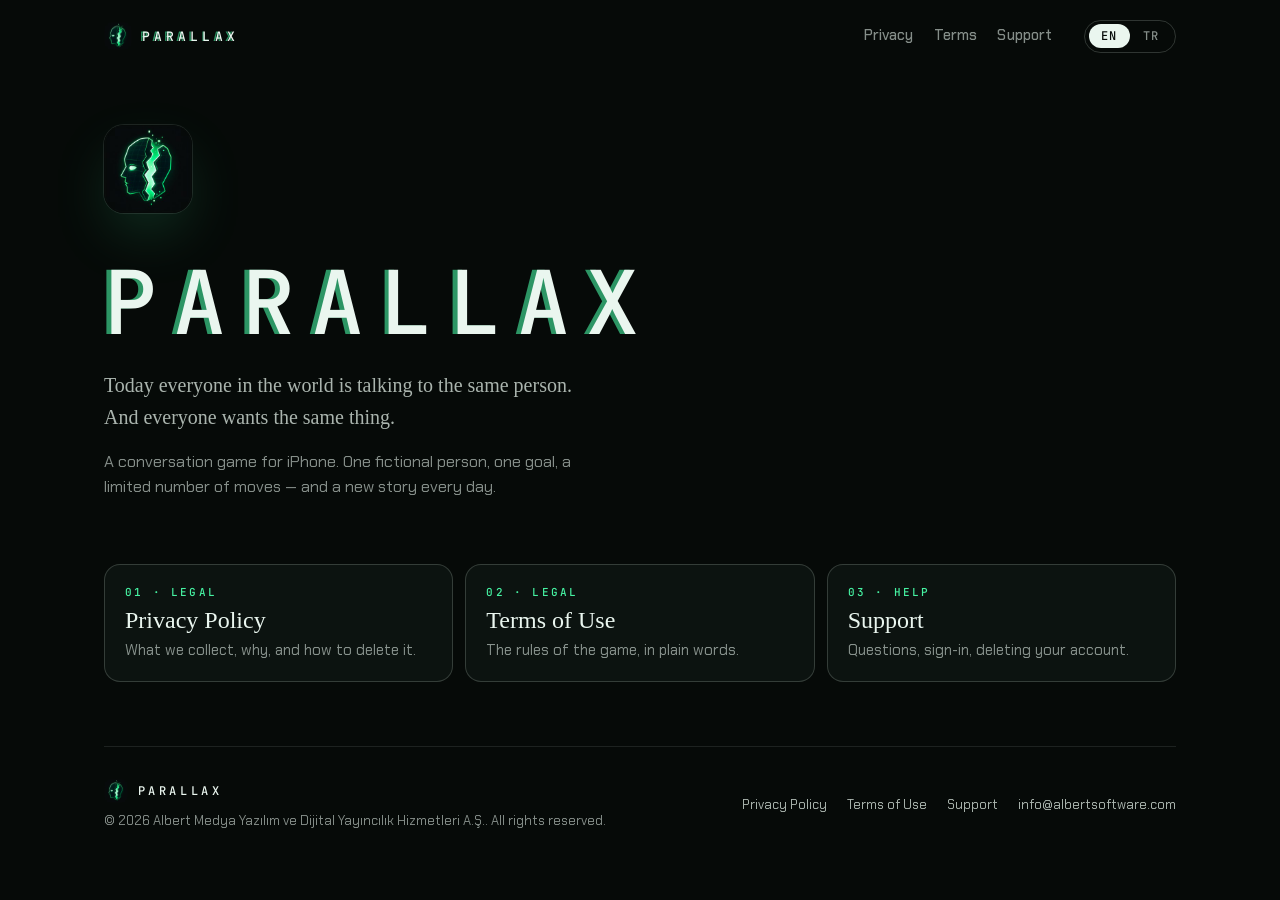
<file: index.html>
<!doctype html>
<html lang="en">
<head>
  <meta charset="utf-8">
  <meta name="viewport" content="width=device-width, initial-scale=1, viewport-fit=cover">
  <title>Parallax</title>
  <meta name="description" content="Parallax is a conversation game: every day, everyone in the world talks to the same fictional person. Privacy Policy, Terms of Use and Support.">
  <meta name="theme-color" content="#060A08">
  <meta name="color-scheme" content="dark">
  <meta name="format-detection" content="telephone=no">
  <link rel="icon" href="assets/favicon-32.png" sizes="32x32" type="image/png">
  <link rel="icon" href="assets/favicon-64.png" sizes="64x64" type="image/png">
  <link rel="apple-touch-icon" href="assets/apple-touch-icon.png">
  <link rel="alternate" hreflang="en" href="https://ykavras.github.io/parallax/">
  <link rel="alternate" hreflang="tr" href="https://ykavras.github.io/parallax/tr/">
  <link rel="preload" href="assets/fonts/chakra-petch-500.woff2" as="font" type="font/woff2" crossorigin>
  <link rel="preload" href="assets/fonts/jetbrains-mono-500.woff2" as="font" type="font/woff2" crossorigin>
  <link rel="stylesheet" href="assets/style.css">
  <meta property="og:type" content="website">
  <meta property="og:site_name" content="Parallax">
  <meta property="og:title" content="Parallax">
  <meta property="og:description" content="Parallax is a conversation game: every day, everyone in the world talks to the same fictional person. Privacy Policy, Terms of Use and Support.">
  <meta property="og:image" content="https://ykavras.github.io/parallax/assets/og-image.jpg">
  <meta property="og:locale" content="en_US">
  <script src="assets/site.js" defer></script>
</head>
<body class="page-home">
  <a class="skip" href="#main">Skip to content</a>
  <div class="wrap">
    <header class="top">
      <a class="brand" href="./" aria-label="Parallax">
        <img src="assets/favicon-64.png" width="28" height="28" alt="">
        <span>PARALLAX</span>
      </a>
      <nav class="nav" aria-label="Pages">
        <a href="privacy/">Privacy</a>
        <a href="terms/">Terms</a>
        <a href="support/">Support</a>
      </nav>
      <div class="lang" role="group" aria-label="Language">
        <a href="./" hreflang="en" lang="en" aria-current="true" data-lang="en">EN</a>
        <a href="tr/" hreflang="tr" lang="tr" data-lang="tr">TR</a>
      </div>
    </header>
    <main id="main">
<section class="landing">
        <img class="icon" src="assets/icon-256.jpg" width="88" height="88" alt="Parallax app icon">
        <h1 class="wordmark ghost">PARALLAX</h1>
        <p class="lede">Today everyone in the world is talking to the same person. And everyone wants the same thing.</p>
        <p class="sub">A conversation game for iPhone. One fictional person, one goal, a limited number of moves — and a new story every day.</p>
      </section>
      <nav class="tiles" aria-label="Documents">
        <a class="tile" href="privacy/"><span class="k">01 · Legal</span><span class="t">Privacy Policy</span><span class="d">What we collect, why, and how to delete it.</span></a>
        <a class="tile" href="terms/"><span class="k">02 · Legal</span><span class="t">Terms of Use</span><span class="d">The rules of the game, in plain words.</span></a>
        <a class="tile" href="support/"><span class="k">03 · Help</span><span class="t">Support</span><span class="d">Questions, sign-in, deleting your account.</span></a>
      </nav>
    </main>
    <footer class="foot">
      <div class="row">
        <span class="mark"><img src="assets/favicon-64.png" width="24" height="24" alt="">PARALLAX</span>
        <span>© 2026 Albert Medya Yazılım ve Dijital Yayıncılık Hizmetleri A.Ş.. All rights reserved.</span>
      </div>
      <div class="row">
        <a href="privacy/">Privacy Policy</a>
        <a href="terms/">Terms of Use</a>
        <a href="support/">Support</a>
        <a href="mailto:info@albertsoftware.com">info@albertsoftware.com</a>
      </div>
    </footer>
  </div>
</body>
</html>
</file>
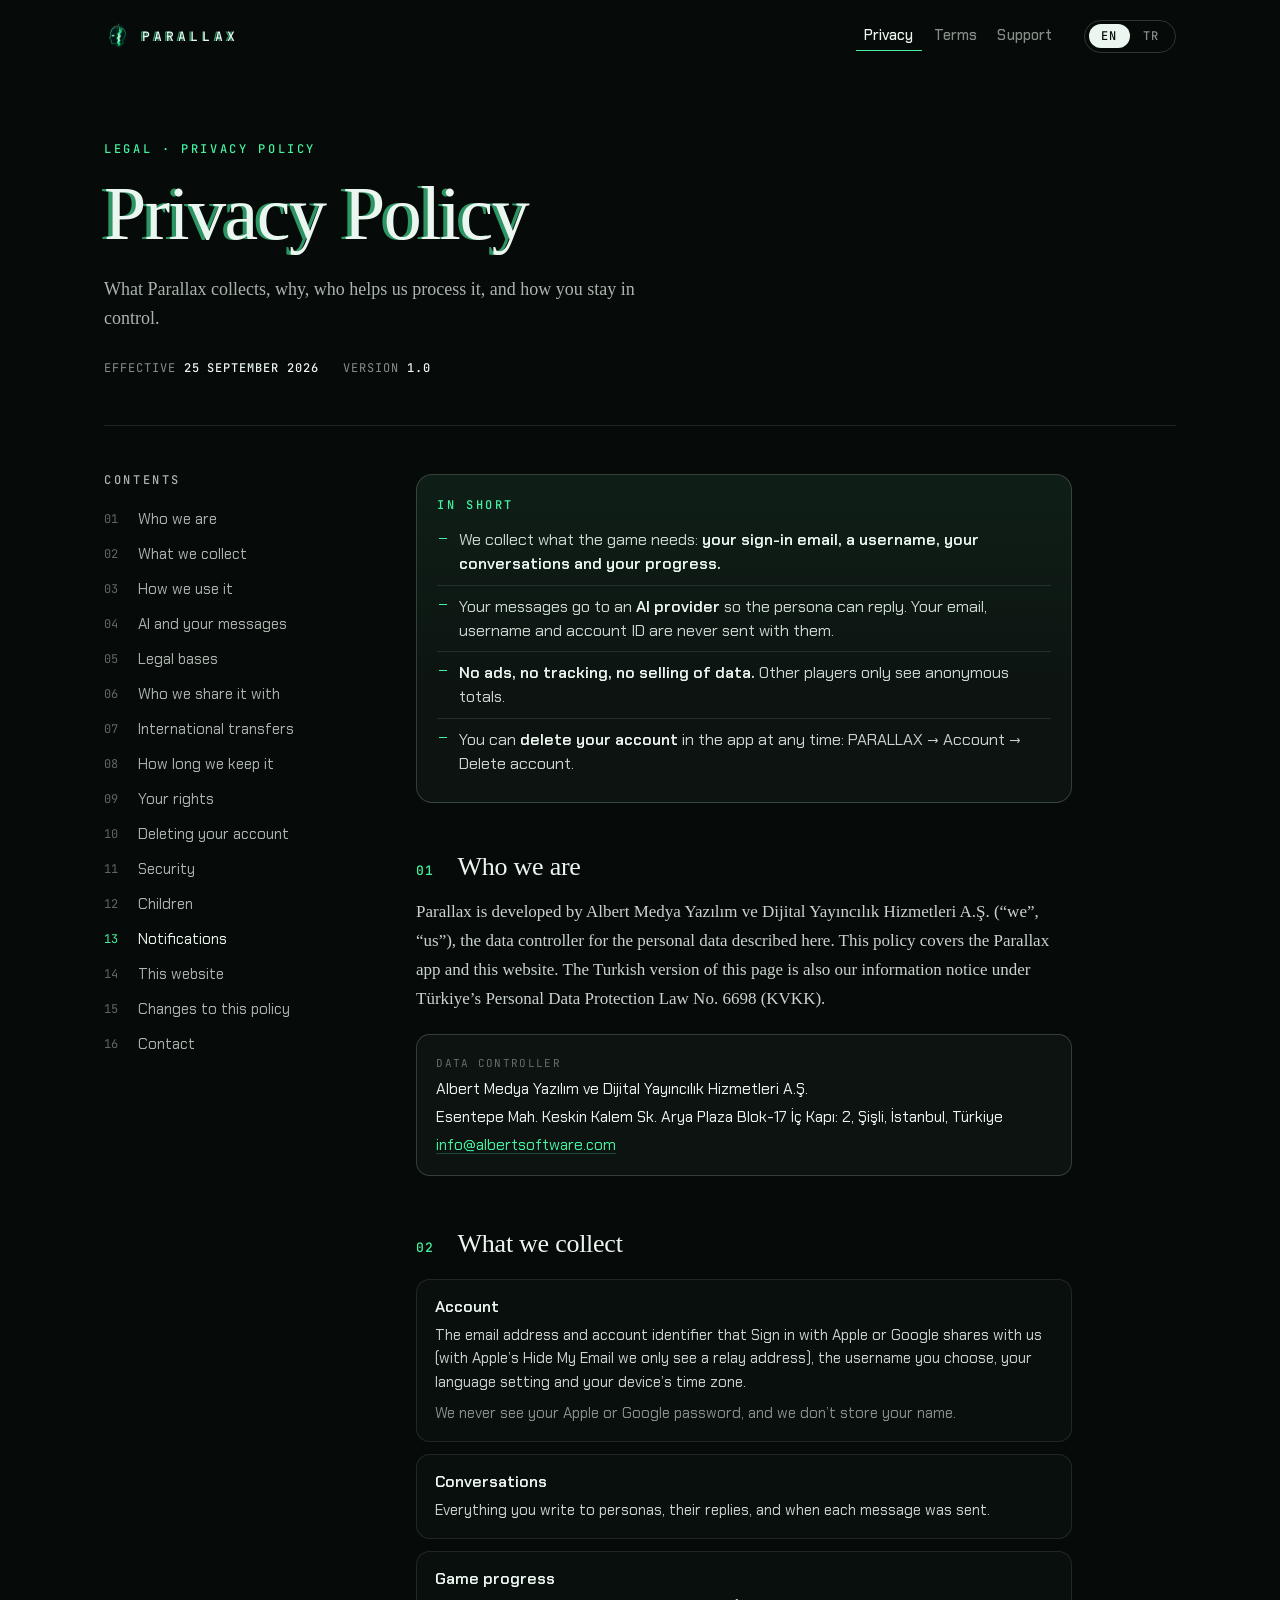
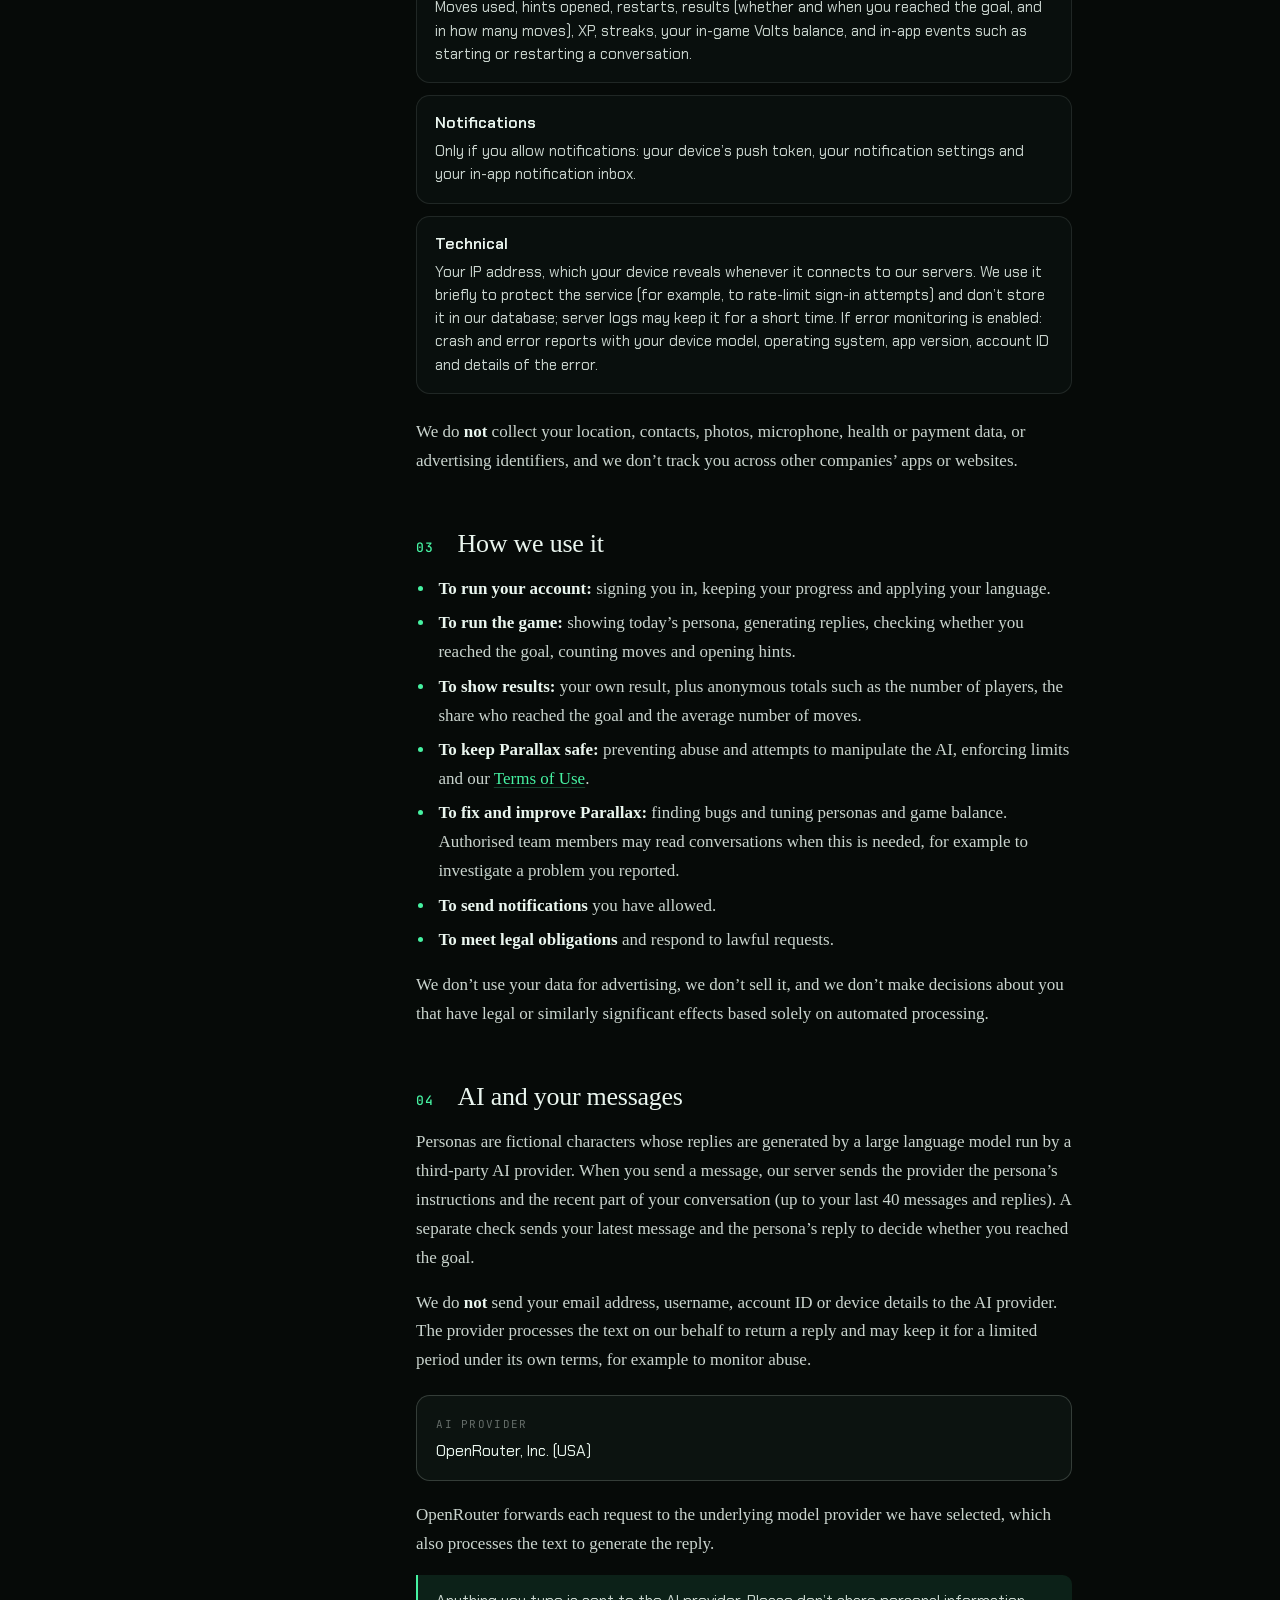
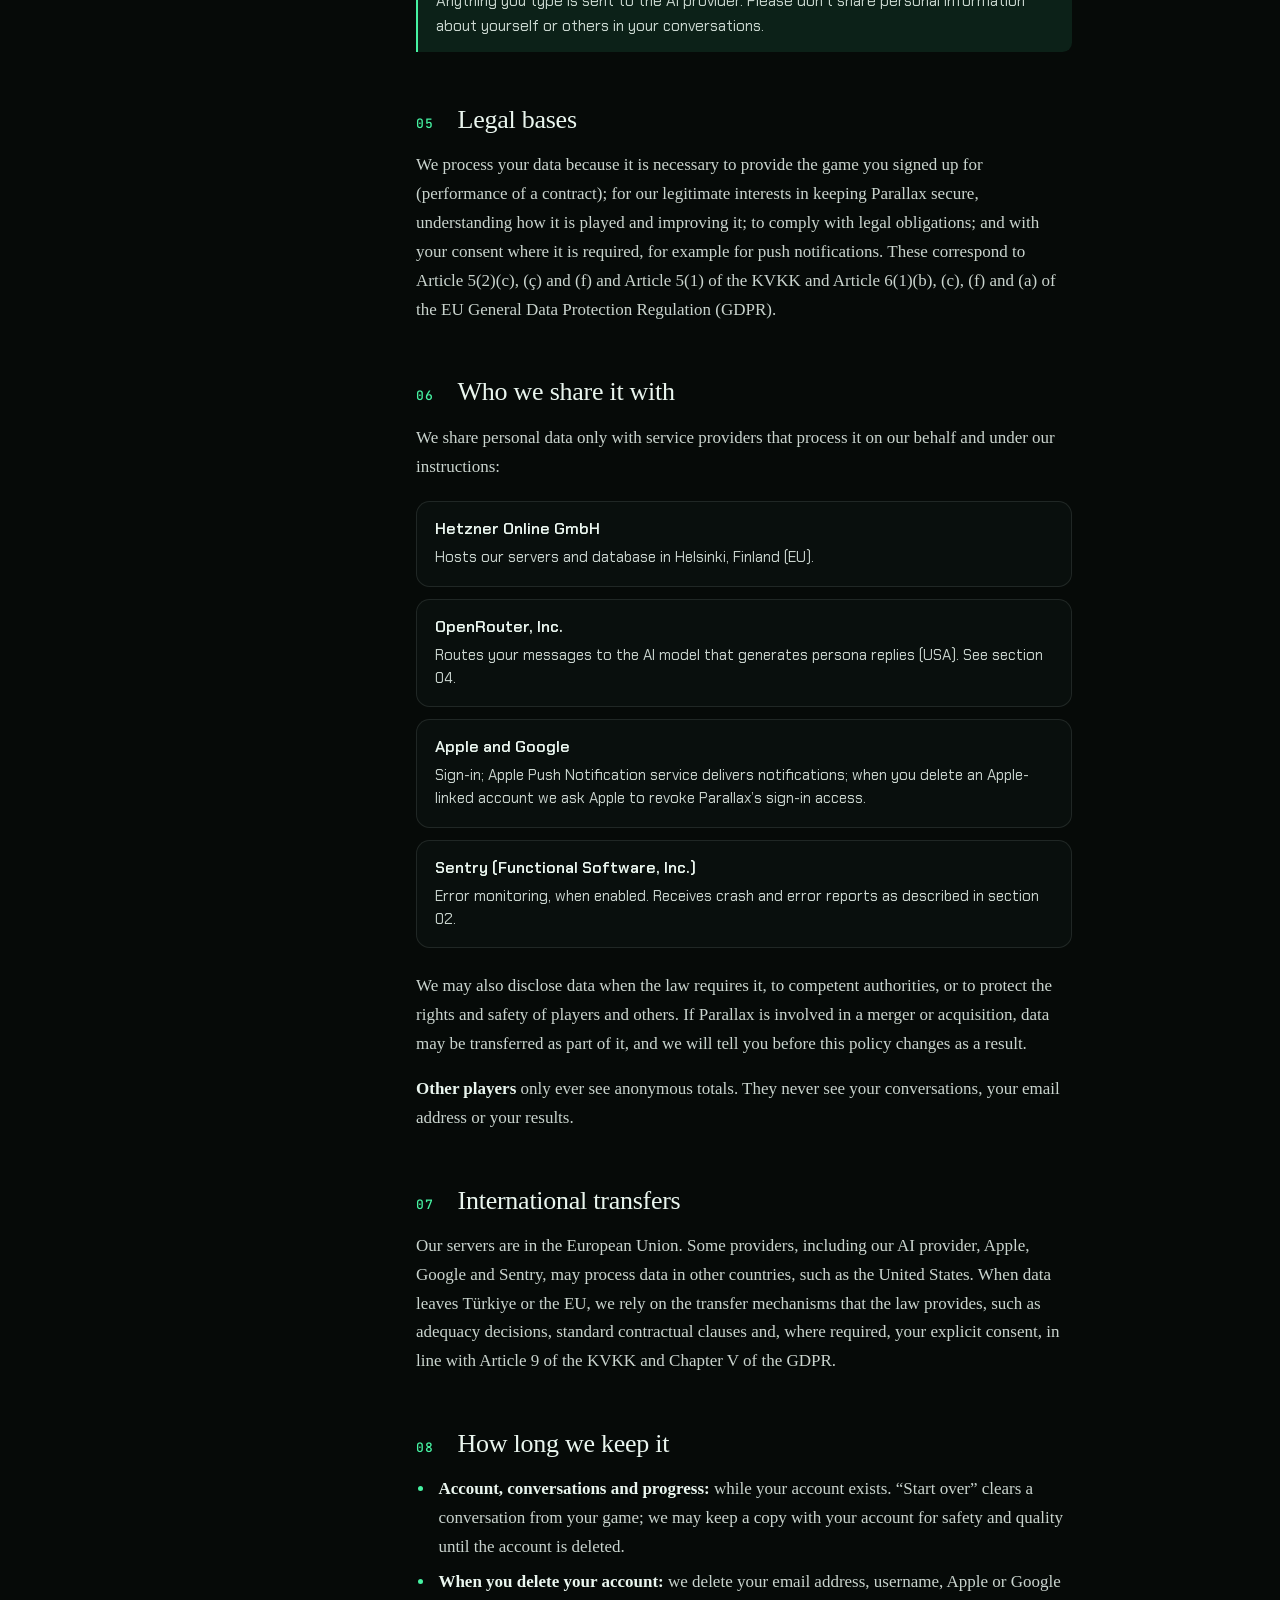
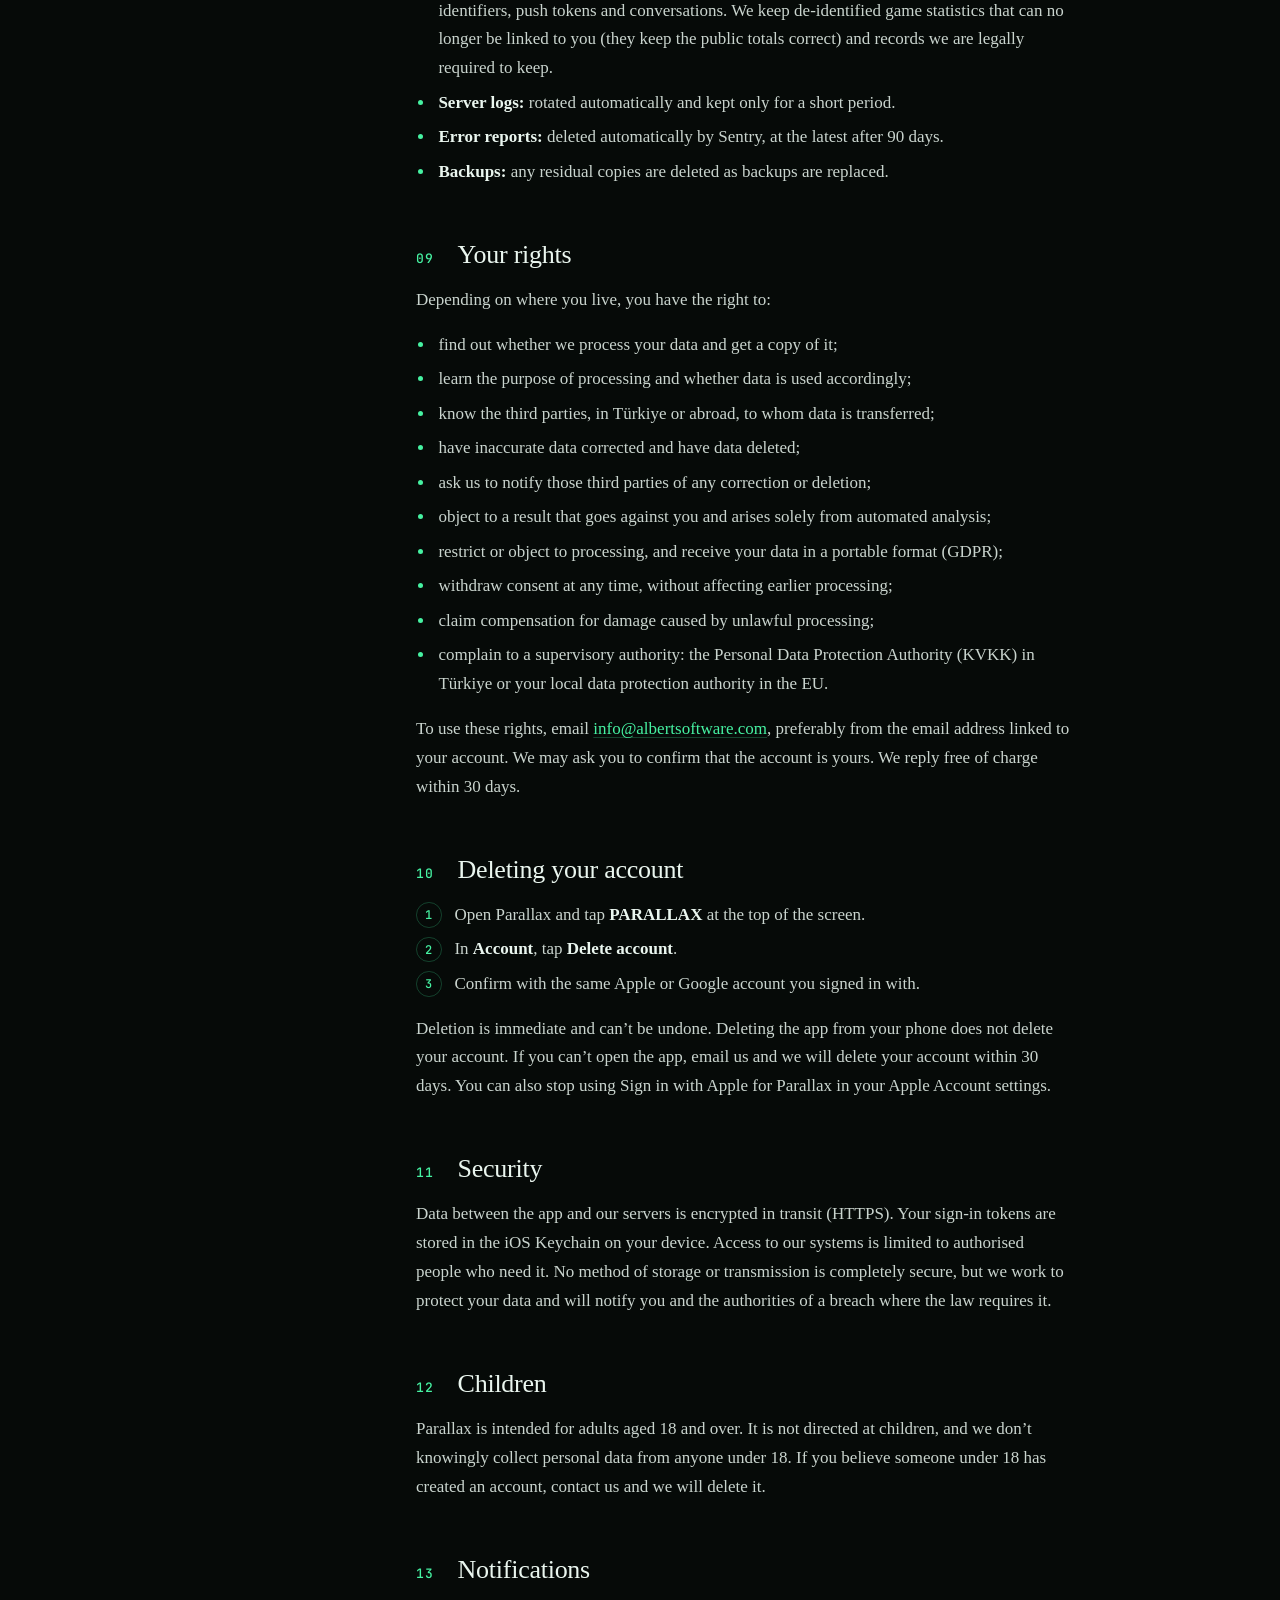
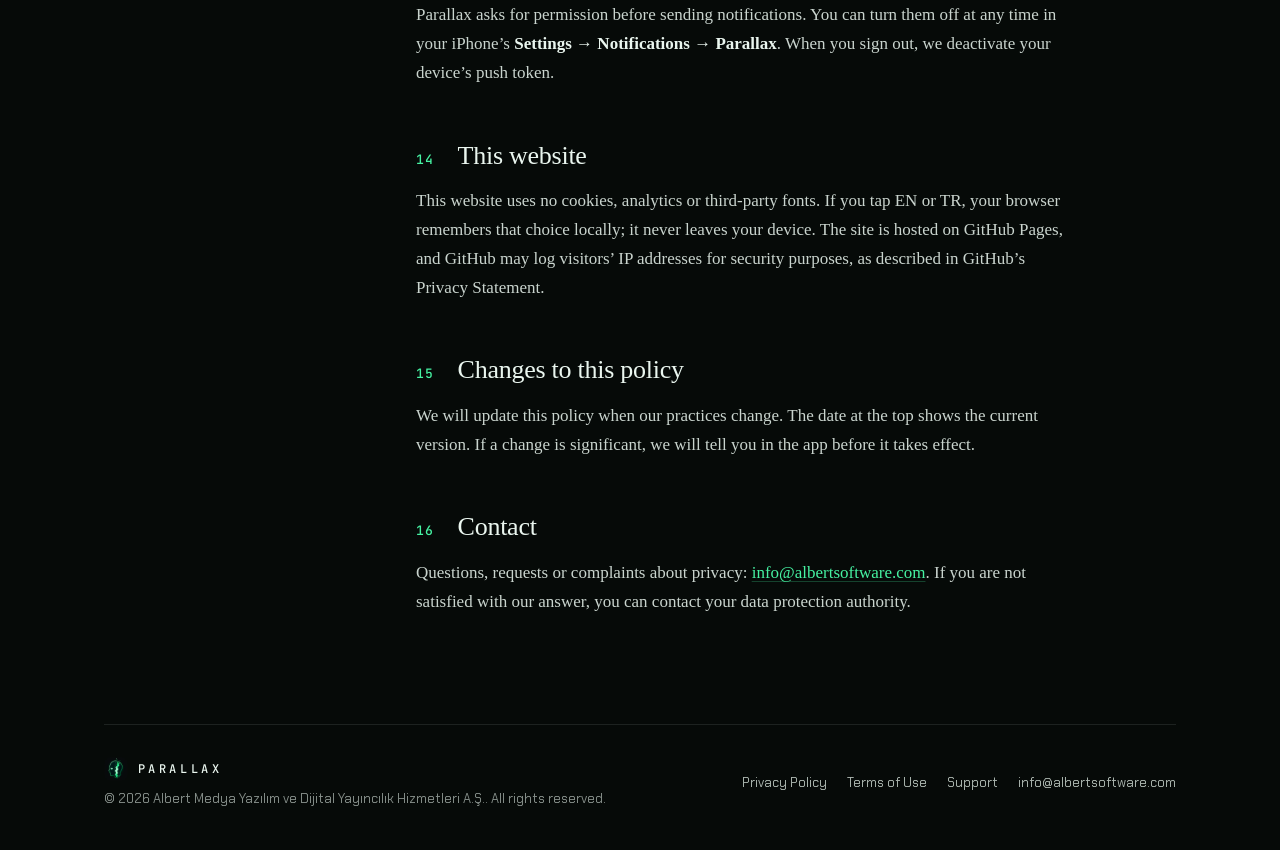
<file: privacy/index.html>
<!doctype html>
<html lang="en">
<head>
  <meta charset="utf-8">
  <meta name="viewport" content="width=device-width, initial-scale=1, viewport-fit=cover">
  <title>Privacy Policy · Parallax</title>
  <meta name="description" content="What Parallax collects, why, who processes it, how long it is kept, and how to delete your account.">
  <meta name="theme-color" content="#060A08">
  <meta name="color-scheme" content="dark">
  <meta name="format-detection" content="telephone=no">
  <link rel="icon" href="../assets/favicon-32.png" sizes="32x32" type="image/png">
  <link rel="icon" href="../assets/favicon-64.png" sizes="64x64" type="image/png">
  <link rel="apple-touch-icon" href="../assets/apple-touch-icon.png">
  <link rel="alternate" hreflang="en" href="https://ykavras.github.io/parallax/privacy/">
  <link rel="alternate" hreflang="tr" href="https://ykavras.github.io/parallax/tr/privacy/">
  <link rel="preload" href="../assets/fonts/chakra-petch-500.woff2" as="font" type="font/woff2" crossorigin>
  <link rel="preload" href="../assets/fonts/jetbrains-mono-500.woff2" as="font" type="font/woff2" crossorigin>
  <link rel="stylesheet" href="../assets/style.css">
  <meta property="og:type" content="website">
  <meta property="og:site_name" content="Parallax">
  <meta property="og:title" content="Privacy Policy · Parallax">
  <meta property="og:description" content="What Parallax collects, why, who processes it, how long it is kept, and how to delete your account.">
  <meta property="og:image" content="https://ykavras.github.io/parallax/assets/og-image.jpg">
  <meta property="og:locale" content="en_US">
  <script src="../assets/site.js" defer></script>
</head>
<body class="page-privacy">
  <a class="skip" href="#main">Skip to content</a>
  <div class="wrap">
    <header class="top">
      <a class="brand" href="../" aria-label="Parallax">
        <img src="../assets/favicon-64.png" width="28" height="28" alt="">
        <span>PARALLAX</span>
      </a>
      <nav class="nav" aria-label="Pages">
        <a href="../privacy/" aria-current="page">Privacy</a>
        <a href="../terms/">Terms</a>
        <a href="../support/">Support</a>
      </nav>
      <div class="lang" role="group" aria-label="Language">
        <a href="../privacy/" hreflang="en" lang="en" aria-current="true" data-lang="en">EN</a>
        <a href="../tr/privacy/" hreflang="tr" lang="tr" data-lang="tr">TR</a>
      </div>
    </header>
    <main id="main">
      <header class="hero">
        <p class="eyebrow">Legal · Privacy Policy</p>
        <h1 class="title ghost">Privacy Policy</h1>
        <p class="lede">What Parallax collects, why, who helps us process it, and how you stay in control.</p>
        <ul class="meta"><li><span>Effective</span> <b>25 September 2026</b></li><li><span>Version</span> <b>1.0</b></li></ul>
      </header>
      <div class="doc">
        <aside class="brief" aria-label="In short">
          <h2>In short</h2>
          <ul>
<li>We collect what the game needs: <strong>your sign-in email, a username, your conversations and your progress.</strong></li>
            <li>Your messages go to an <strong>AI provider</strong> so the persona can reply. Your email, username and account ID are never sent with them.</li>
            <li><strong>No ads, no tracking, no selling of data.</strong> Other players only see anonymous totals.</li>
            <li>You can <strong>delete your account</strong> in the app at any time: PARALLAX → Account → Delete account.</li>
          </ul>
        </aside>
        <details class="toc" open>
          <summary>Contents</summary>
          <ol>
            <li><a href="#who-we-are">Who we are</a></li>
            <li><a href="#what-we-collect">What we collect</a></li>
            <li><a href="#how-we-use-it">How we use it</a></li>
            <li><a href="#ai">AI and your messages</a></li>
            <li><a href="#legal-bases">Legal bases</a></li>
            <li><a href="#sharing">Who we share it with</a></li>
            <li><a href="#transfers">International transfers</a></li>
            <li><a href="#retention">How long we keep it</a></li>
            <li><a href="#your-rights">Your rights</a></li>
            <li><a href="#delete-account">Deleting your account</a></li>
            <li><a href="#security">Security</a></li>
            <li><a href="#children">Children</a></li>
            <li><a href="#notifications">Notifications</a></li>
            <li><a href="#website">This website</a></li>
            <li><a href="#changes">Changes to this policy</a></li>
            <li><a href="#contact">Contact</a></li>
          </ol>
        </details>
        <script>if (!matchMedia('(min-width: 64rem)').matches) document.currentScript.previousElementSibling.open = false;</script>
        <article class="prose">
<section id="who-we-are">
            <h2><span class="n">01</span>Who we are</h2>
            <p>Parallax is developed by Albert Medya Yazılım ve Dijital Yayıncılık Hizmetleri A.Ş. (“we”, “us”), the data controller for the personal data described here. This policy covers the Parallax app and this website. The Turkish version of this page is also our information notice under Türkiye’s Personal Data Protection Law No. 6698 (KVKK).</p>
            <div class="contact">
              <b>Data controller</b>
              <span>Albert Medya Yazılım ve Dijital Yayıncılık Hizmetleri A.Ş.</span>
              <span>Esentepe Mah. Keskin Kalem Sk. Arya Plaza Blok-17 İç Kapı: 2, Şişli, İstanbul, Türkiye</span>
              <a href="mailto:info@albertsoftware.com">info@albertsoftware.com</a>
            </div>
          </section>

          <section id="what-we-collect">
            <h2><span class="n">02</span>What we collect</h2>
            <div class="cards">
              <div class="card">
                <h4>Account</h4>
                <p>The email address and account identifier that Sign in with Apple or Google shares with us (with Apple’s Hide My Email we only see a relay address), the username you choose, your language setting and your device’s time zone.</p>
                <p class="aside">We never see your Apple or Google password, and we don’t store your name.</p>
              </div>
              <div class="card">
                <h4>Conversations</h4>
                <p>Everything you write to personas, their replies, and when each message was sent.</p>
              </div>
              <div class="card">
                <h4>Game progress</h4>
                <p>Moves used, hints opened, restarts, results (whether and when you reached the goal, and in how many moves), XP, streaks, your in-game Volts balance, and in-app events such as starting or restarting a conversation.</p>
              </div>
              <div class="card">
                <h4>Notifications</h4>
                <p>Only if you allow notifications: your device’s push token, your notification settings and your in-app notification inbox.</p>
              </div>
              <div class="card">
                <h4>Technical</h4>
                <p>Your IP address, which your device reveals whenever it connects to our servers. We use it briefly to protect the service (for example, to rate-limit sign-in attempts) and don’t store it in our database; server logs may keep it for a short time. If error monitoring is enabled: crash and error reports with your device model, operating system, app version, account ID and details of the error.</p>
              </div>
            </div>
            <p>We do <strong>not</strong> collect your location, contacts, photos, microphone, health or payment data, or advertising identifiers, and we don’t track you across other companies’ apps or websites.</p>
          </section>

          <section id="how-we-use-it">
            <h2><span class="n">03</span>How we use it</h2>
            <ul>
              <li><strong>To run your account:</strong> signing you in, keeping your progress and applying your language.</li>
              <li><strong>To run the game:</strong> showing today’s persona, generating replies, checking whether you reached the goal, counting moves and opening hints.</li>
              <li><strong>To show results:</strong> your own result, plus anonymous totals such as the number of players, the share who reached the goal and the average number of moves.</li>
              <li><strong>To keep Parallax safe:</strong> preventing abuse and attempts to manipulate the AI, enforcing limits and our <a href="../terms/">Terms of Use</a>.</li>
              <li><strong>To fix and improve Parallax:</strong> finding bugs and tuning personas and game balance. Authorised team members may read conversations when this is needed, for example to investigate a problem you reported.</li>
              <li><strong>To send notifications</strong> you have allowed.</li>
              <li><strong>To meet legal obligations</strong> and respond to lawful requests.</li>
            </ul>
            <p>We don’t use your data for advertising, we don’t sell it, and we don’t make decisions about you that have legal or similarly significant effects based solely on automated processing.</p>
          </section>

          <section id="ai">
            <h2><span class="n">04</span>AI and your messages</h2>
            <p>Personas are fictional characters whose replies are generated by a large language model run by a third-party AI provider. When you send a message, our server sends the provider the persona’s instructions and the recent part of your conversation (up to your last 40 messages and replies). A separate check sends your latest message and the persona’s reply to decide whether you reached the goal.</p>
            <p>We do <strong>not</strong> send your email address, username, account ID or device details to the AI provider. The provider processes the text on our behalf to return a reply and may keep it for a limited period under its own terms, for example to monitor abuse.</p>
            <div class="contact">
              <b>AI provider</b>
              <span>OpenRouter, Inc. (USA)</span>
            </div>
            <p>OpenRouter forwards each request to the underlying model provider we have selected, which also processes the text to generate the reply.</p>
            <p class="note">Anything you type is sent to the AI provider. Please don’t share personal information about yourself or others in your conversations.</p>
          </section>

          <section id="legal-bases">
            <h2><span class="n">05</span>Legal bases</h2>
            <p>We process your data because it is necessary to provide the game you signed up for (performance of a contract); for our legitimate interests in keeping Parallax secure, understanding how it is played and improving it; to comply with legal obligations; and with your consent where it is required, for example for push notifications. These correspond to Article 5(2)(c), (ç) and (f) and Article 5(1) of the KVKK and Article 6(1)(b), (c), (f) and (a) of the EU General Data Protection Regulation (GDPR).</p>
          </section>

          <section id="sharing">
            <h2><span class="n">06</span>Who we share it with</h2>
            <p>We share personal data only with service providers that process it on our behalf and under our instructions:</p>
            <div class="cards">
              <div class="card">
                <h4>Hetzner Online GmbH</h4>
                <p>Hosts our servers and database in Helsinki, Finland (EU).</p>
              </div>
              <div class="card">
                <h4>OpenRouter, Inc.</h4>
                <p>Routes your messages to the AI model that generates persona replies (USA). See section 04.</p>
              </div>
              <div class="card">
                <h4>Apple and Google</h4>
                <p>Sign-in; Apple Push Notification service delivers notifications; when you delete an Apple-linked account we ask Apple to revoke Parallax’s sign-in access.</p>
              </div>
              <div class="card">
                <h4>Sentry (Functional Software, Inc.)</h4>
                <p>Error monitoring, when enabled. Receives crash and error reports as described in section 02.</p>
              </div>
            </div>
            <p>We may also disclose data when the law requires it, to competent authorities, or to protect the rights and safety of players and others. If Parallax is involved in a merger or acquisition, data may be transferred as part of it, and we will tell you before this policy changes as a result.</p>
            <p><strong>Other players</strong> only ever see anonymous totals. They never see your conversations, your email address or your results.</p>
          </section>

          <section id="transfers">
            <h2><span class="n">07</span>International transfers</h2>
            <p>Our servers are in the European Union. Some providers, including our AI provider, Apple, Google and Sentry, may process data in other countries, such as the United States. When data leaves Türkiye or the EU, we rely on the transfer mechanisms that the law provides, such as adequacy decisions, standard contractual clauses and, where required, your explicit consent, in line with Article 9 of the KVKK and Chapter V of the GDPR.</p>
          </section>

          <section id="retention">
            <h2><span class="n">08</span>How long we keep it</h2>
            <ul>
              <li><strong>Account, conversations and progress:</strong> while your account exists. “Start over” clears a conversation from your game; we may keep a copy with your account for safety and quality until the account is deleted.</li>
              <li><strong>When you delete your account:</strong> we delete your email address, username, Apple or Google identifiers, push tokens and conversations. We keep de-identified game statistics that can no longer be linked to you (they keep the public totals correct) and records we are legally required to keep.</li>
              <li><strong>Server logs:</strong> rotated automatically and kept only for a short period.</li>
              <li><strong>Error reports:</strong> deleted automatically by Sentry, at the latest after 90 days.</li>
              <li><strong>Backups:</strong> any residual copies are deleted as backups are replaced.</li>
            </ul>
          </section>

          <section id="your-rights">
            <h2><span class="n">09</span>Your rights</h2>
            <p>Depending on where you live, you have the right to:</p>
            <ul>
              <li>find out whether we process your data and get a copy of it;</li>
              <li>learn the purpose of processing and whether data is used accordingly;</li>
              <li>know the third parties, in Türkiye or abroad, to whom data is transferred;</li>
              <li>have inaccurate data corrected and have data deleted;</li>
              <li>ask us to notify those third parties of any correction or deletion;</li>
              <li>object to a result that goes against you and arises solely from automated analysis;</li>
              <li>restrict or object to processing, and receive your data in a portable format (GDPR);</li>
              <li>withdraw consent at any time, without affecting earlier processing;</li>
              <li>claim compensation for damage caused by unlawful processing;</li>
              <li>complain to a supervisory authority: the Personal Data Protection Authority (KVKK) in Türkiye or your local data protection authority in the EU.</li>
            </ul>
            <p>To use these rights, email <a href="mailto:info@albertsoftware.com">info@albertsoftware.com</a>, preferably from the email address linked to your account. We may ask you to confirm that the account is yours. We reply free of charge within 30 days.</p>
          </section>

          <section id="delete-account">
            <h2><span class="n">10</span>Deleting your account</h2>
            <ol class="steps">
              <li>Open Parallax and tap <strong>PARALLAX</strong> at the top of the screen.</li>
              <li>In <strong>Account</strong>, tap <strong>Delete account</strong>.</li>
              <li>Confirm with the same Apple or Google account you signed in with.</li>
            </ol>
            <p>Deletion is immediate and can’t be undone. Deleting the app from your phone does not delete your account. If you can’t open the app, email us and we will delete your account within 30 days. You can also stop using Sign in with Apple for Parallax in your Apple Account settings.</p>
          </section>

          <section id="security">
            <h2><span class="n">11</span>Security</h2>
            <p>Data between the app and our servers is encrypted in transit (HTTPS). Your sign-in tokens are stored in the iOS Keychain on your device. Access to our systems is limited to authorised people who need it. No method of storage or transmission is completely secure, but we work to protect your data and will notify you and the authorities of a breach where the law requires it.</p>
          </section>

          <section id="children">
            <h2><span class="n">12</span>Children</h2>
            <p>Parallax is intended for adults aged 18 and over. It is not directed at children, and we don’t knowingly collect personal data from anyone under 18. If you believe someone under 18 has created an account, contact us and we will delete it.</p>
          </section>

          <section id="notifications">
            <h2><span class="n">13</span>Notifications</h2>
            <p>Parallax asks for permission before sending notifications. You can turn them off at any time in your iPhone’s <strong>Settings → Notifications → Parallax</strong>. When you sign out, we deactivate your device’s push token.</p>
          </section>

          <section id="website">
            <h2><span class="n">14</span>This website</h2>
            <p>This website uses no cookies, analytics or third-party fonts. If you tap EN or TR, your browser remembers that choice locally; it never leaves your device. The site is hosted on GitHub Pages, and GitHub may log visitors’ IP addresses for security purposes, as described in GitHub’s Privacy Statement.</p>
          </section>

          <section id="changes">
            <h2><span class="n">15</span>Changes to this policy</h2>
            <p>We will update this policy when our practices change. The date at the top shows the current version. If a change is significant, we will tell you in the app before it takes effect.</p>
          </section>

          <section id="contact">
            <h2><span class="n">16</span>Contact</h2>
            <p>Questions, requests or complaints about privacy: <a href="mailto:info@albertsoftware.com">info@albertsoftware.com</a>. If you are not satisfied with our answer, you can contact your data protection authority.</p>
          </section>
        </article>
      </div>
    </main>
    <footer class="foot">
      <div class="row">
        <span class="mark"><img src="../assets/favicon-64.png" width="24" height="24" alt="">PARALLAX</span>
        <span>© 2026 Albert Medya Yazılım ve Dijital Yayıncılık Hizmetleri A.Ş.. All rights reserved.</span>
      </div>
      <div class="row">
        <a href="../privacy/">Privacy Policy</a>
        <a href="../terms/">Terms of Use</a>
        <a href="../support/">Support</a>
        <a href="mailto:info@albertsoftware.com">info@albertsoftware.com</a>
      </div>
    </footer>
  </div>
</body>
</html>
</file>
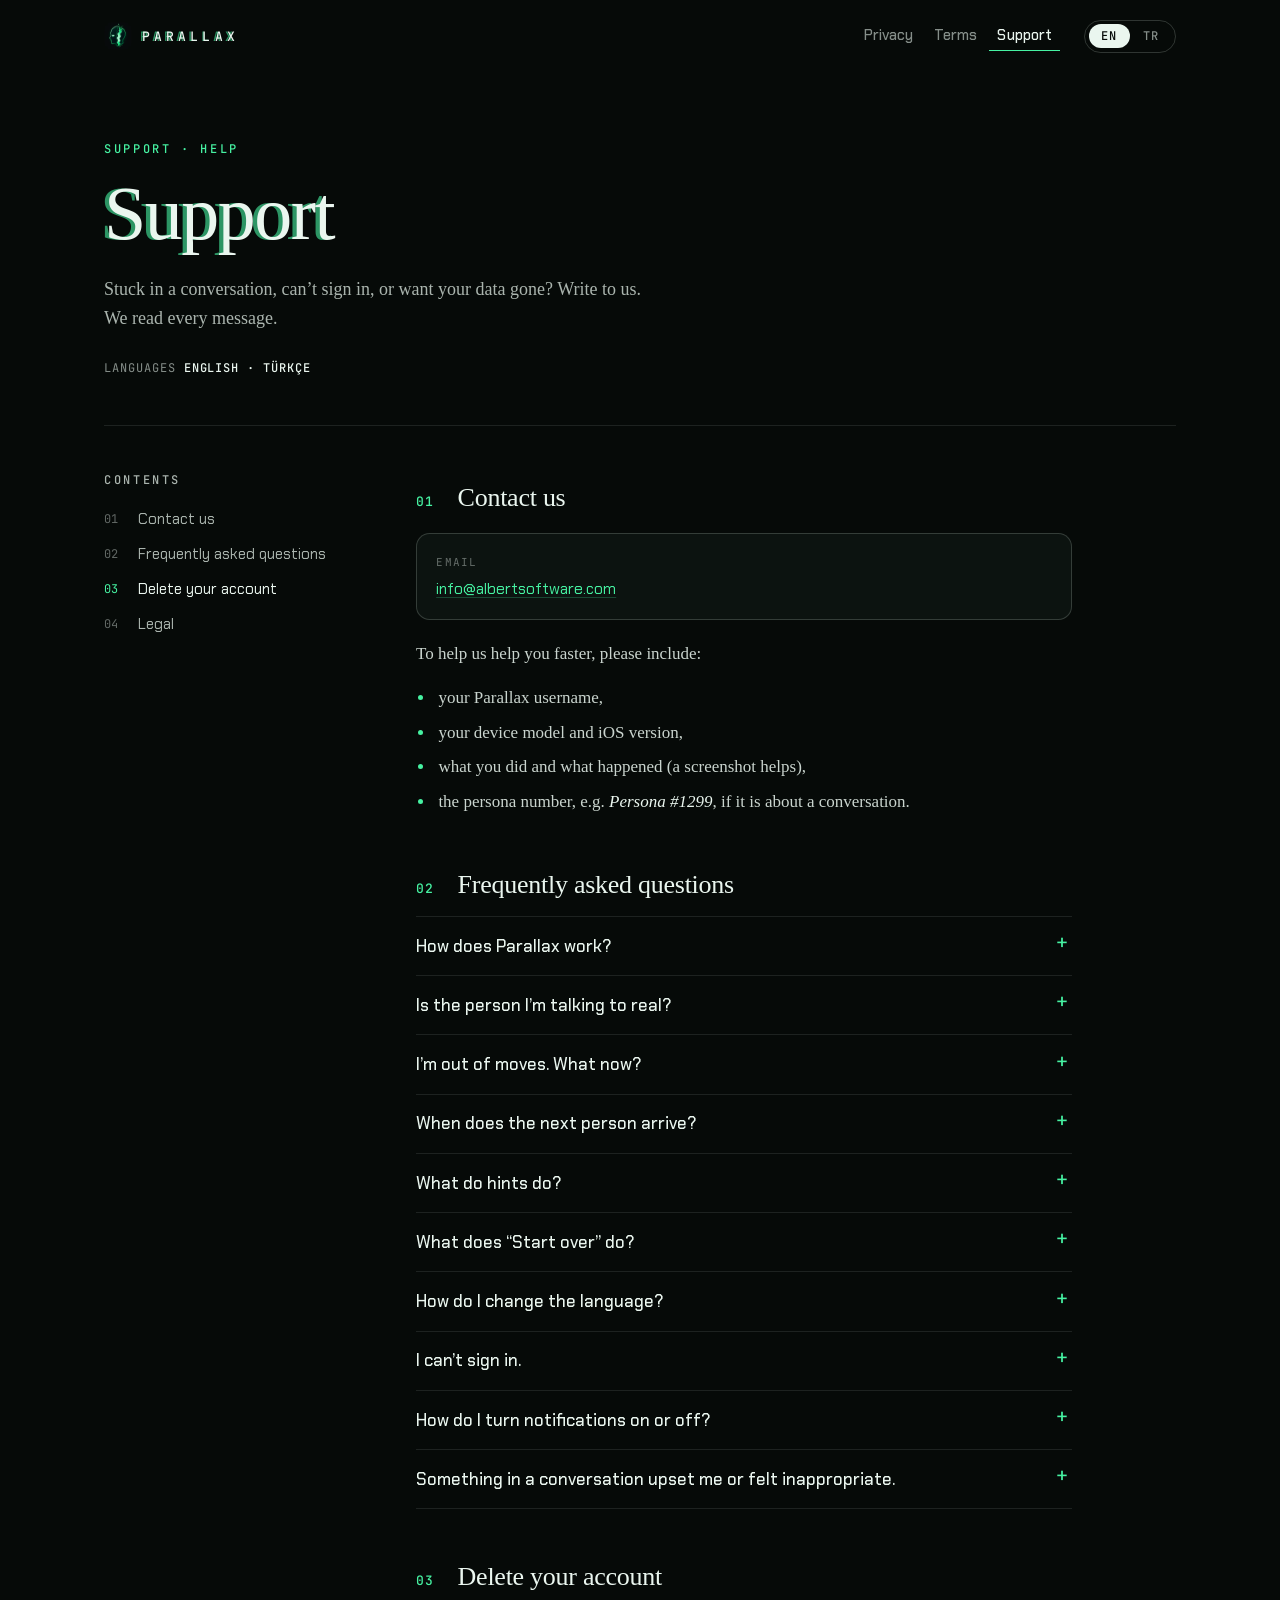
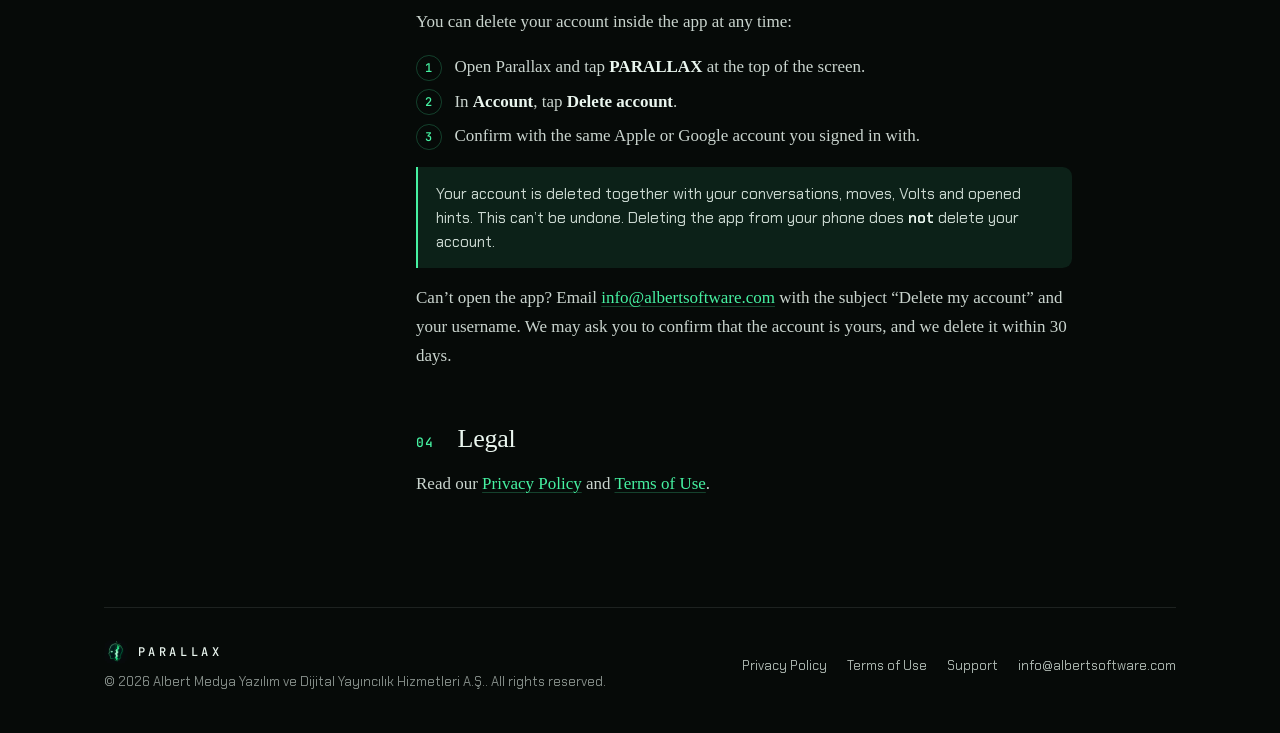
<file: support/index.html>
<!doctype html>
<html lang="en">
<head>
  <meta charset="utf-8">
  <meta name="viewport" content="width=device-width, initial-scale=1, viewport-fit=cover">
  <title>Support · Parallax</title>
  <meta name="description" content="Help with Parallax: how it works, sign-in, language, notifications and deleting your account.">
  <meta name="theme-color" content="#060A08">
  <meta name="color-scheme" content="dark">
  <meta name="format-detection" content="telephone=no">
  <link rel="icon" href="../assets/favicon-32.png" sizes="32x32" type="image/png">
  <link rel="icon" href="../assets/favicon-64.png" sizes="64x64" type="image/png">
  <link rel="apple-touch-icon" href="../assets/apple-touch-icon.png">
  <link rel="alternate" hreflang="en" href="https://ykavras.github.io/parallax/support/">
  <link rel="alternate" hreflang="tr" href="https://ykavras.github.io/parallax/tr/support/">
  <link rel="preload" href="../assets/fonts/chakra-petch-500.woff2" as="font" type="font/woff2" crossorigin>
  <link rel="preload" href="../assets/fonts/jetbrains-mono-500.woff2" as="font" type="font/woff2" crossorigin>
  <link rel="stylesheet" href="../assets/style.css">
  <meta property="og:type" content="website">
  <meta property="og:site_name" content="Parallax">
  <meta property="og:title" content="Support · Parallax">
  <meta property="og:description" content="Help with Parallax: how it works, sign-in, language, notifications and deleting your account.">
  <meta property="og:image" content="https://ykavras.github.io/parallax/assets/og-image.jpg">
  <meta property="og:locale" content="en_US">
  <script src="../assets/site.js" defer></script>
</head>
<body class="page-support">
  <a class="skip" href="#main">Skip to content</a>
  <div class="wrap">
    <header class="top">
      <a class="brand" href="../" aria-label="Parallax">
        <img src="../assets/favicon-64.png" width="28" height="28" alt="">
        <span>PARALLAX</span>
      </a>
      <nav class="nav" aria-label="Pages">
        <a href="../privacy/">Privacy</a>
        <a href="../terms/">Terms</a>
        <a href="../support/" aria-current="page">Support</a>
      </nav>
      <div class="lang" role="group" aria-label="Language">
        <a href="../support/" hreflang="en" lang="en" aria-current="true" data-lang="en">EN</a>
        <a href="../tr/support/" hreflang="tr" lang="tr" data-lang="tr">TR</a>
      </div>
    </header>
    <main id="main">
      <header class="hero">
        <p class="eyebrow">Support · Help</p>
        <h1 class="title ghost">Support</h1>
        <p class="lede">Stuck in a conversation, can’t sign in, or want your data gone? Write to us. We read every message.</p>
        <ul class="meta"><li><span>Languages</span> <b>English · Türkçe</b></li></ul>
      </header>
      <div class="doc">
        <details class="toc" open>
          <summary>Contents</summary>
          <ol>
            <li><a href="#contact">Contact us</a></li>
            <li><a href="#faq">Frequently asked questions</a></li>
            <li><a href="#delete-account">Delete your account</a></li>
            <li><a href="#legal">Legal</a></li>
          </ol>
        </details>
        <script>if (!matchMedia('(min-width: 64rem)').matches) document.currentScript.previousElementSibling.open = false;</script>
        <article class="prose">
<section id="contact">
            <h2><span class="n">01</span>Contact us</h2>
            <div class="contact">
              <b>Email</b>
              <a href="mailto:info@albertsoftware.com?subject=Parallax%20support">info@albertsoftware.com</a>
            </div>
            <p>To help us help you faster, please include:</p>
            <ul>
              <li>your Parallax username,</li>
              <li>your device model and iOS version,</li>
              <li>what you did and what happened (a screenshot helps),</li>
              <li>the persona number, e.g. <em>Persona #1299</em>, if it is about a conversation.</li>
            </ul>
          </section>

          <section id="faq">
            <h2><span class="n">02</span>Frequently asked questions</h2>
            <div class="faq">
              <details>
                <summary>How does Parallax work?</summary>
                <div>
                  <p>Each cycle, one person is live for everyone in the world. Read their story, look at the goal, and write whatever you want to say. Every message you send is a move. Reach the goal and the two images align: <strong>Cracked</strong>.</p>
                </div>
              </details>
              <details>
                <summary>Is the person I’m talking to real?</summary>
                <div>
                  <p>No. Every persona is a fictional character. Their replies are generated in real time by AI, shaped by the character’s story, personality and limits. AI can make mistakes or answer unexpectedly, so please don’t share personal information in your conversations.</p>
                </div>
              </details>
              <details>
                <summary>I’m out of moves. What now?</summary>
                <div>
                  <p>Moves are limited each day. When you run out, the conversation waits until your moves refill the next day, as long as the person is still live.</p>
                </div>
              </details>
              <details>
                <summary>When does the next person arrive?</summary>
                <div>
                  <p>The time left is shown at the top of the persona screen. When the cycle closes, everyone meets the next person at the same moment.</p>
                </div>
              </details>
              <details>
                <summary>What do hints do?</summary>
                <div>
                  <p>Hints open as you make moves. They help you understand the person; they never hand you the answer.</p>
                </div>
              </details>
              <details>
                <summary>What does “Start over” do?</summary>
                <div>
                  <p>It erases the conversation. The person forgets it and meets you as if for the first time. Moves you have already used that day don’t come back.</p>
                </div>
              </details>
              <details>
                <summary>How do I change the language?</summary>
                <div>
                  <p>Tap <strong>PARALLAX</strong> at the top of the persona screen and choose <strong>Türkçe</strong> or <strong>English</strong> under Language. By default, Parallax follows your phone’s language.</p>
                </div>
              </details>
              <details>
                <summary>I can’t sign in.</summary>
                <div>
                  <p>Parallax supports Sign in with Apple and Sign in with Google. Check your connection and try again. Apple and Google lead to the same account only when both share the same email address; if you used Apple’s Hide My Email, sign in with Apple again. If it still fails, write to us with your device model and iOS version.</p>
                </div>
              </details>
              <details>
                <summary>How do I turn notifications on or off?</summary>
                <div>
                  <p>Open your iPhone’s <strong>Settings → Notifications → Parallax</strong>.</p>
                </div>
              </details>
              <details>
                <summary>Something in a conversation upset me or felt inappropriate.</summary>
                <div>
                  <p>Personas are fictional and their replies are generated by AI, which can occasionally go wrong. Tell us your username, the persona number and roughly when it happened. We’ll look into it and adjust the character if needed.</p>
                  <p>Parallax is a game, not a support service. If you are going through something difficult yourself, please talk to someone you trust or contact your local emergency services.</p>
                </div>
              </details>
            </div>
          </section>

          <section id="delete-account">
            <h2><span class="n">03</span>Delete your account</h2>
            <p>You can delete your account inside the app at any time:</p>
            <ol class="steps">
              <li>Open Parallax and tap <strong>PARALLAX</strong> at the top of the screen.</li>
              <li>In <strong>Account</strong>, tap <strong>Delete account</strong>.</li>
              <li>Confirm with the same Apple or Google account you signed in with.</li>
            </ol>
            <p class="note">Your account is deleted together with your conversations, moves, Volts and opened hints. This can’t be undone. Deleting the app from your phone does <strong>not</strong> delete your account.</p>
            <p>Can’t open the app? Email <a href="mailto:info@albertsoftware.com?subject=Delete%20my%20Parallax%20account">info@albertsoftware.com</a> with the subject “Delete my account” and your username. We may ask you to confirm that the account is yours, and we delete it within 30 days.</p>
          </section>

          <section id="legal">
            <h2><span class="n">04</span>Legal</h2>
            <p>Read our <a href="../privacy/">Privacy Policy</a> and <a href="../terms/">Terms of Use</a>.</p>
          </section>
        </article>
      </div>
    </main>
    <footer class="foot">
      <div class="row">
        <span class="mark"><img src="../assets/favicon-64.png" width="24" height="24" alt="">PARALLAX</span>
        <span>© 2026 Albert Medya Yazılım ve Dijital Yayıncılık Hizmetleri A.Ş.. All rights reserved.</span>
      </div>
      <div class="row">
        <a href="../privacy/">Privacy Policy</a>
        <a href="../terms/">Terms of Use</a>
        <a href="../support/">Support</a>
        <a href="mailto:info@albertsoftware.com">info@albertsoftware.com</a>
      </div>
    </footer>
  </div>
</body>
</html>
</file>
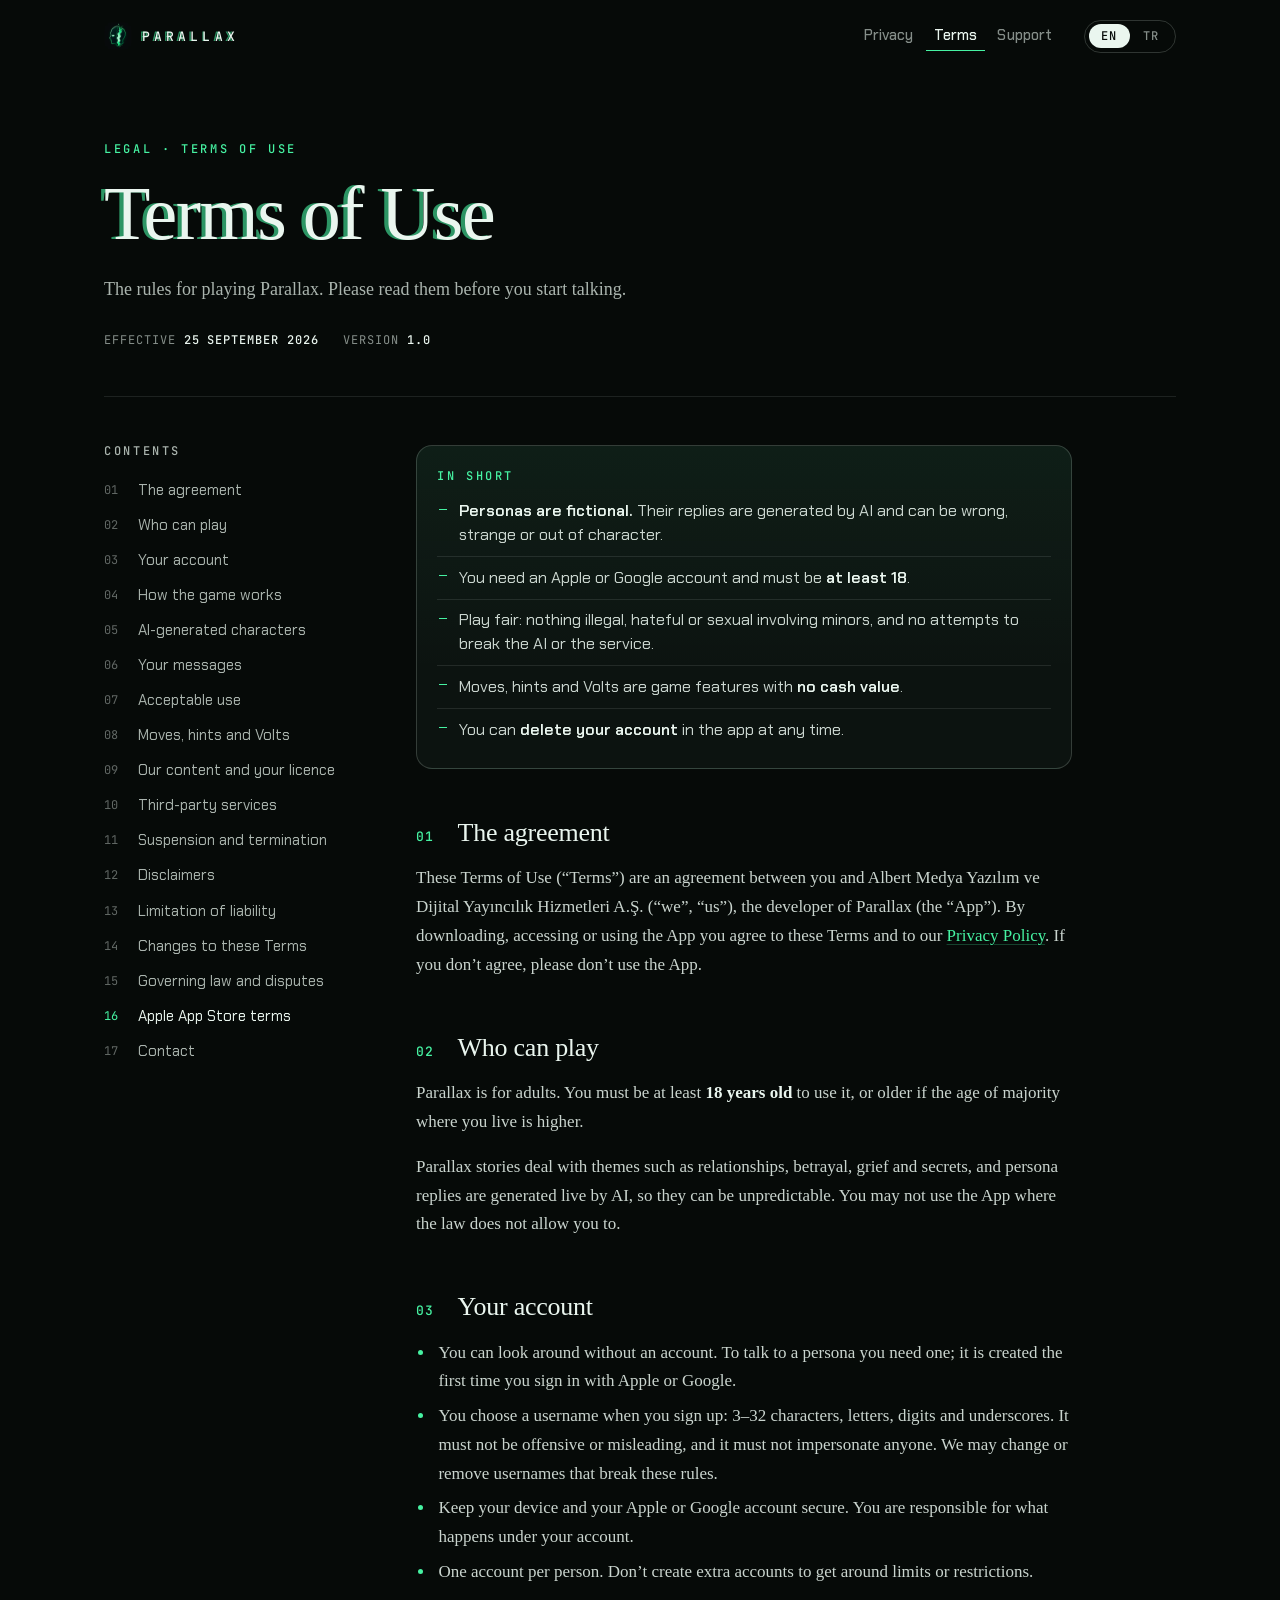
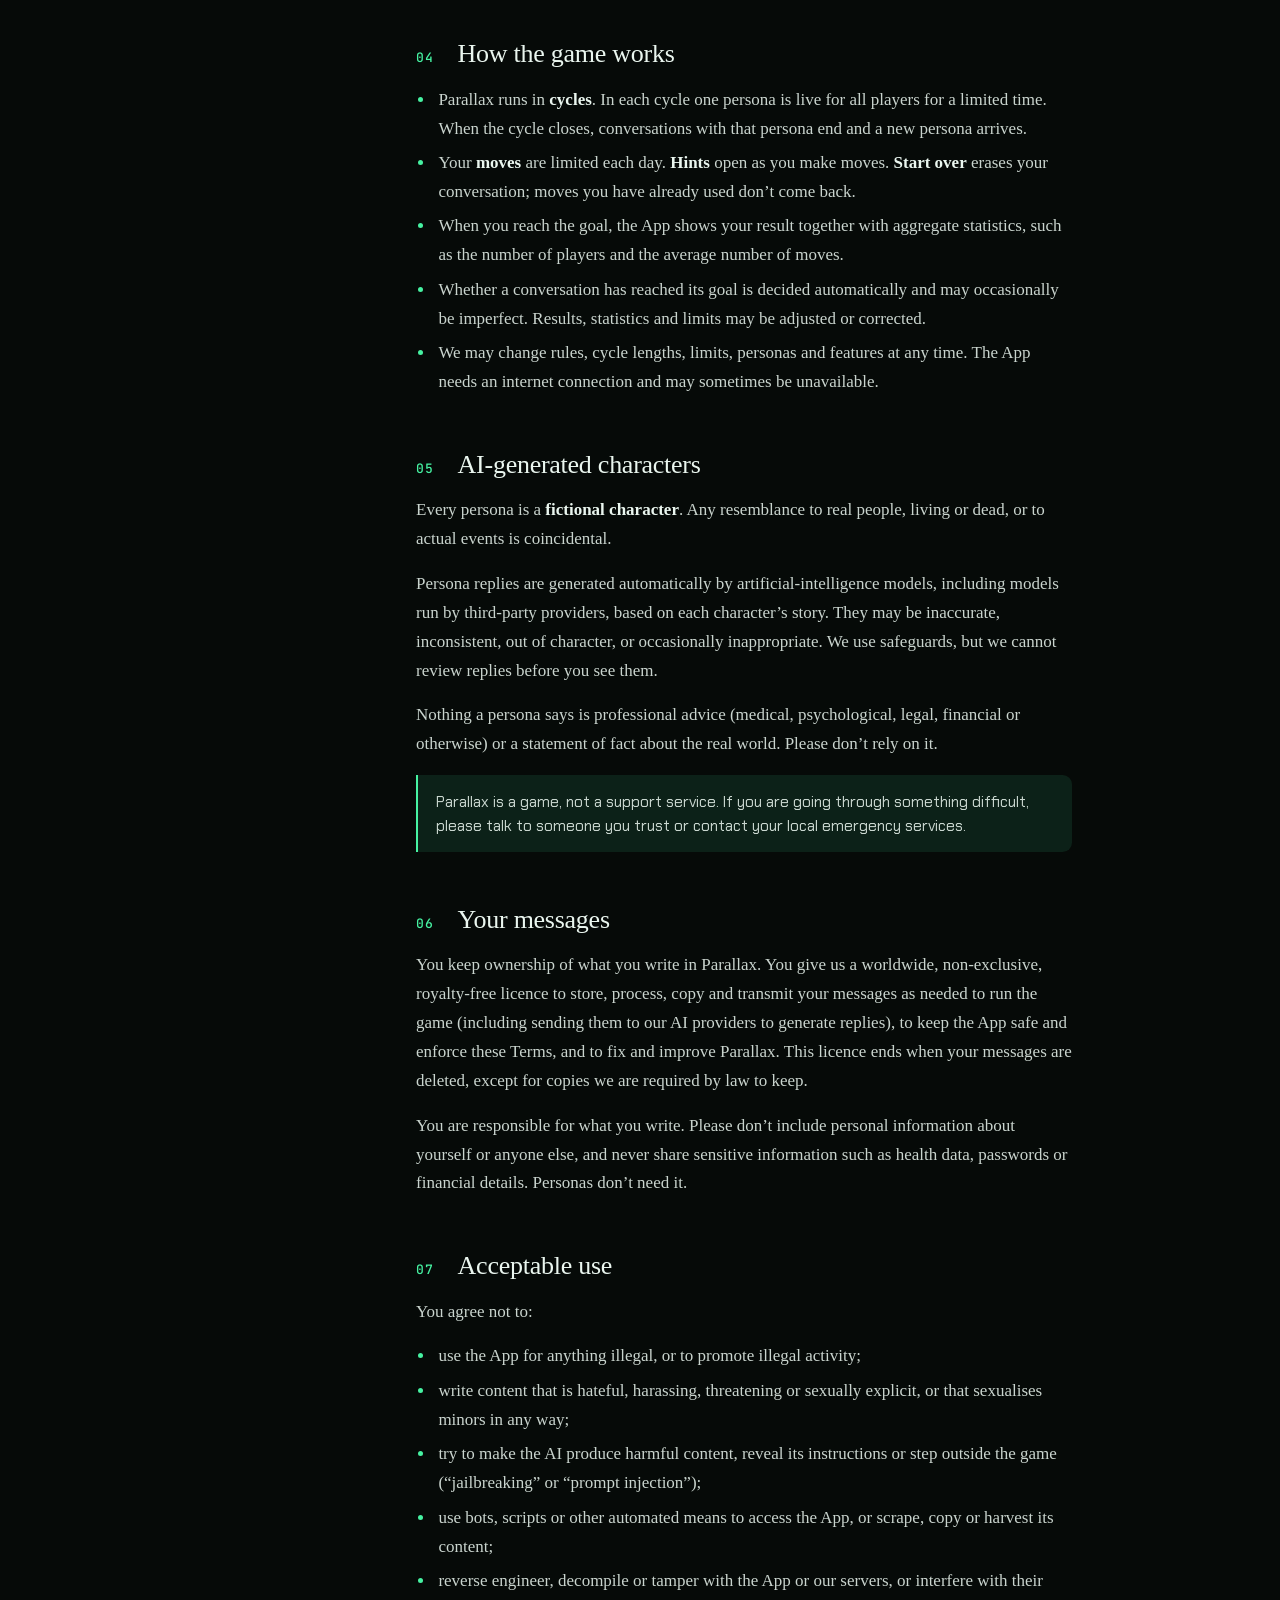
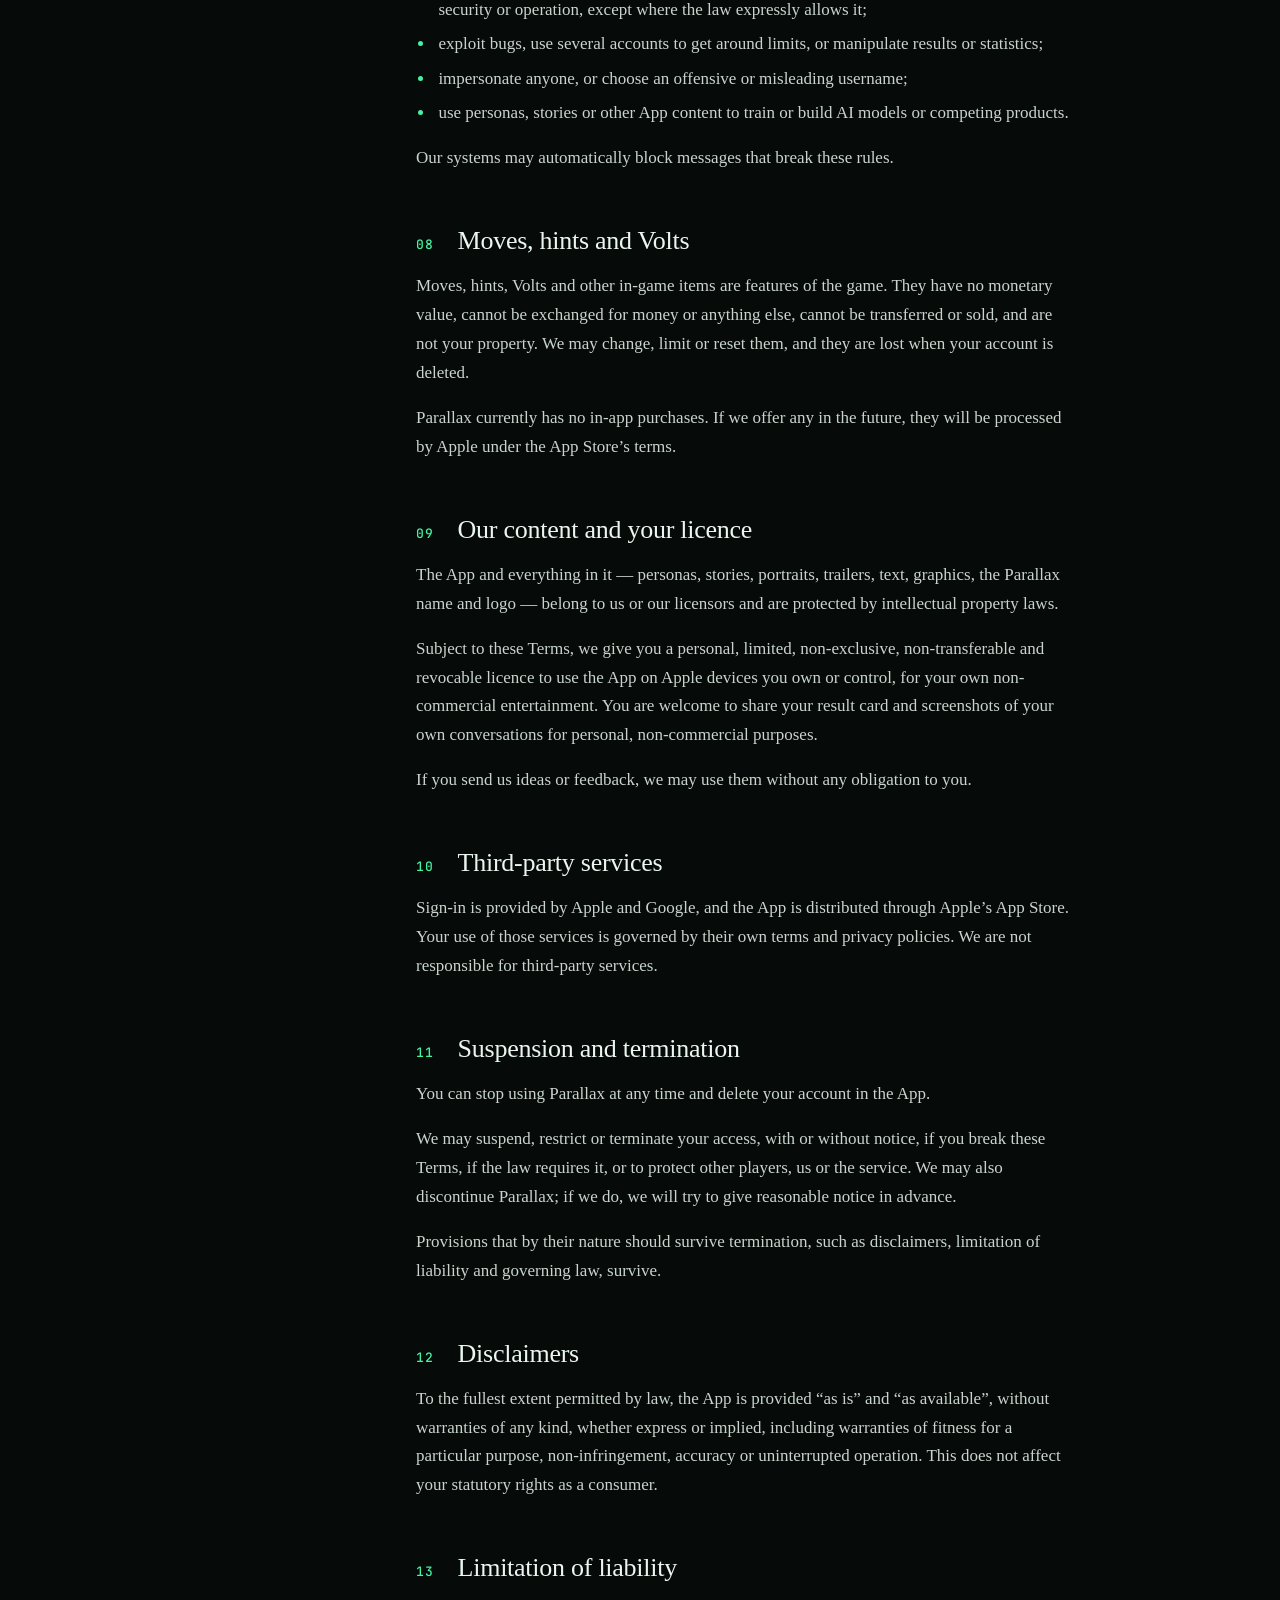
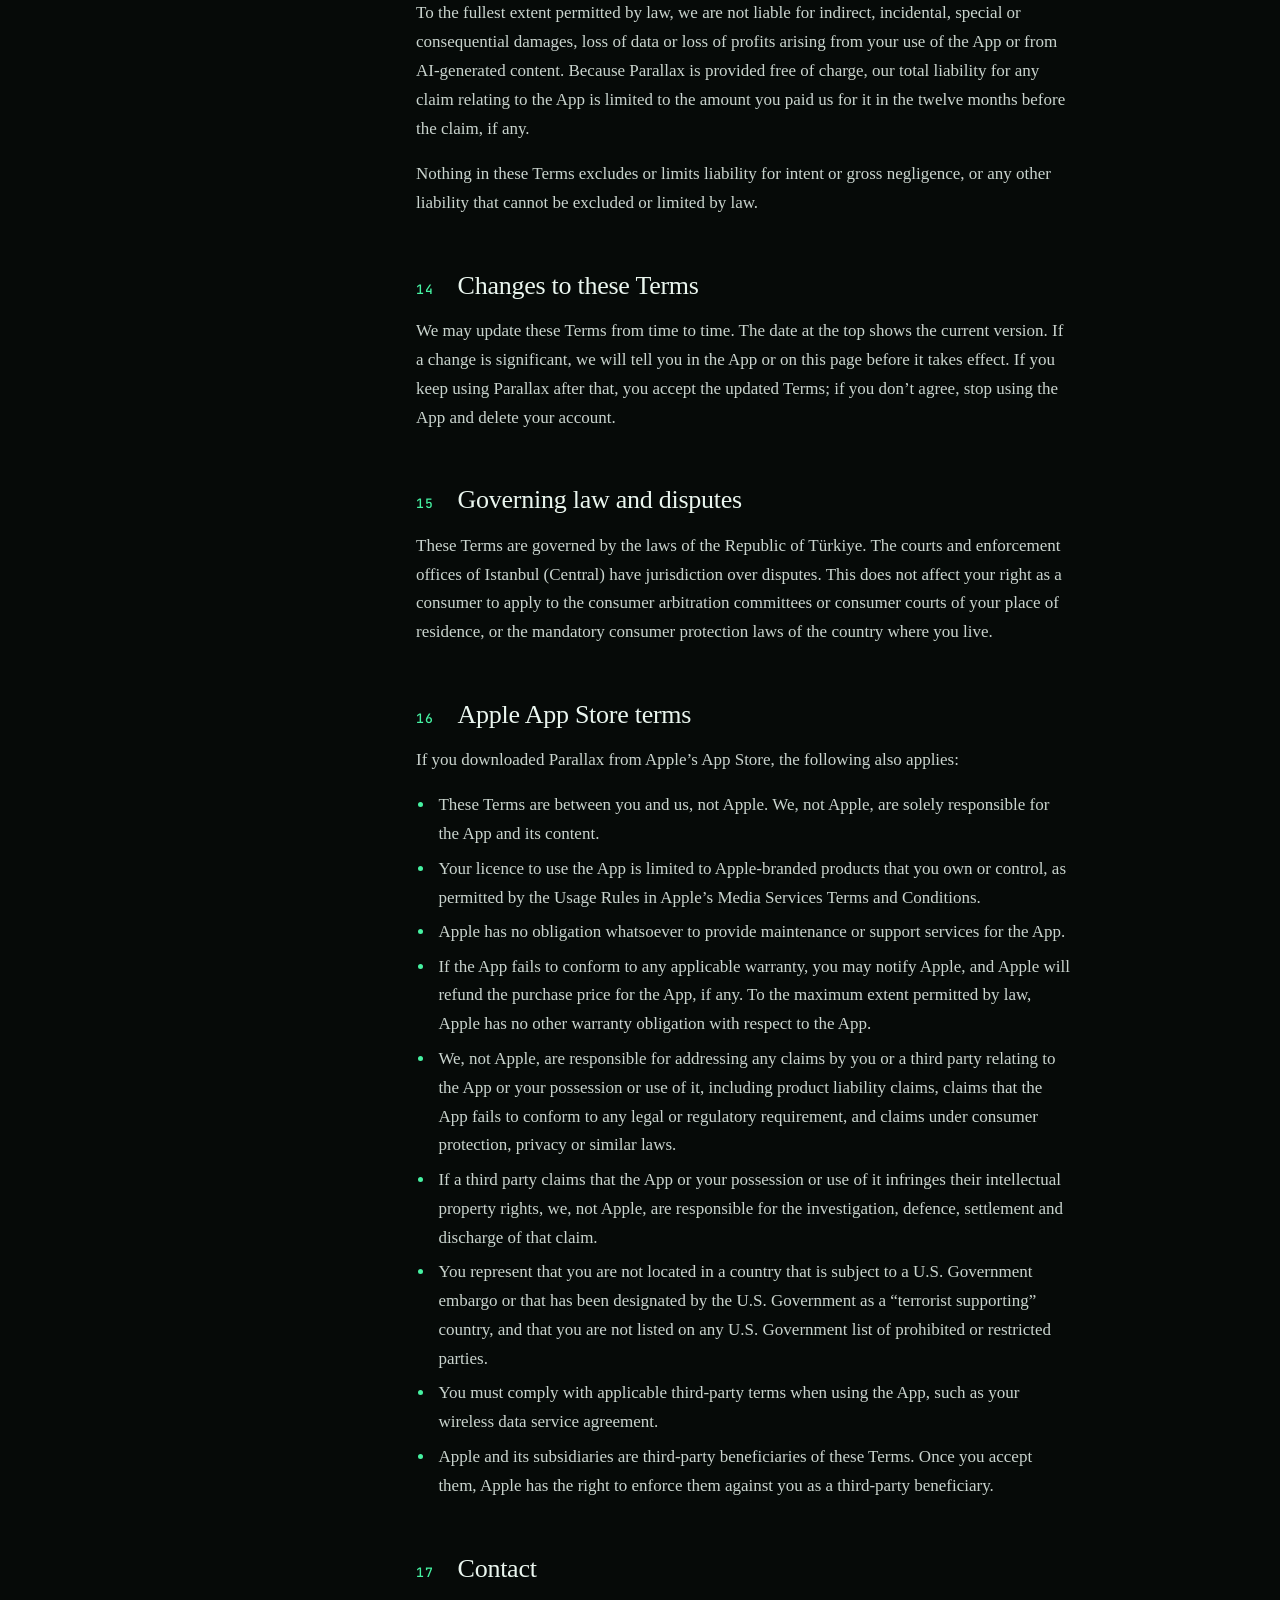
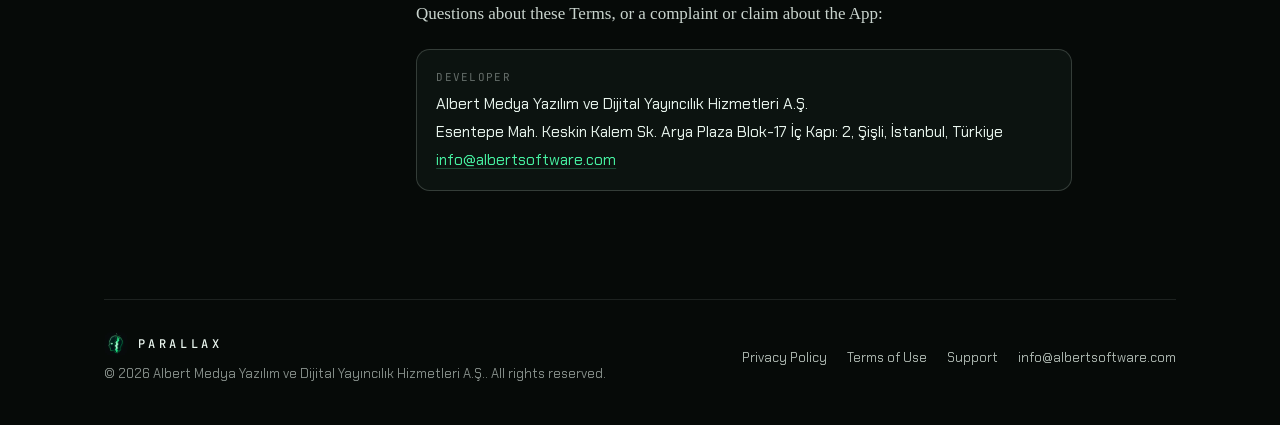
<file: terms/index.html>
<!doctype html>
<html lang="en">
<head>
  <meta charset="utf-8">
  <meta name="viewport" content="width=device-width, initial-scale=1, viewport-fit=cover">
  <title>Terms of Use · Parallax</title>
  <meta name="description" content="The rules for playing Parallax: accounts, AI-generated characters, acceptable use, and your rights.">
  <meta name="theme-color" content="#060A08">
  <meta name="color-scheme" content="dark">
  <meta name="format-detection" content="telephone=no">
  <link rel="icon" href="../assets/favicon-32.png" sizes="32x32" type="image/png">
  <link rel="icon" href="../assets/favicon-64.png" sizes="64x64" type="image/png">
  <link rel="apple-touch-icon" href="../assets/apple-touch-icon.png">
  <link rel="alternate" hreflang="en" href="https://ykavras.github.io/parallax/terms/">
  <link rel="alternate" hreflang="tr" href="https://ykavras.github.io/parallax/tr/terms/">
  <link rel="preload" href="../assets/fonts/chakra-petch-500.woff2" as="font" type="font/woff2" crossorigin>
  <link rel="preload" href="../assets/fonts/jetbrains-mono-500.woff2" as="font" type="font/woff2" crossorigin>
  <link rel="stylesheet" href="../assets/style.css">
  <meta property="og:type" content="website">
  <meta property="og:site_name" content="Parallax">
  <meta property="og:title" content="Terms of Use · Parallax">
  <meta property="og:description" content="The rules for playing Parallax: accounts, AI-generated characters, acceptable use, and your rights.">
  <meta property="og:image" content="https://ykavras.github.io/parallax/assets/og-image.jpg">
  <meta property="og:locale" content="en_US">
  <script src="../assets/site.js" defer></script>
</head>
<body class="page-terms">
  <a class="skip" href="#main">Skip to content</a>
  <div class="wrap">
    <header class="top">
      <a class="brand" href="../" aria-label="Parallax">
        <img src="../assets/favicon-64.png" width="28" height="28" alt="">
        <span>PARALLAX</span>
      </a>
      <nav class="nav" aria-label="Pages">
        <a href="../privacy/">Privacy</a>
        <a href="../terms/" aria-current="page">Terms</a>
        <a href="../support/">Support</a>
      </nav>
      <div class="lang" role="group" aria-label="Language">
        <a href="../terms/" hreflang="en" lang="en" aria-current="true" data-lang="en">EN</a>
        <a href="../tr/terms/" hreflang="tr" lang="tr" data-lang="tr">TR</a>
      </div>
    </header>
    <main id="main">
      <header class="hero">
        <p class="eyebrow">Legal · Terms of Use</p>
        <h1 class="title ghost">Terms of Use</h1>
        <p class="lede">The rules for playing Parallax. Please read them before you start talking.</p>
        <ul class="meta"><li><span>Effective</span> <b>25 September 2026</b></li><li><span>Version</span> <b>1.0</b></li></ul>
      </header>
      <div class="doc">
        <aside class="brief" aria-label="In short">
          <h2>In short</h2>
          <ul>
<li><strong>Personas are fictional.</strong> Their replies are generated by AI and can be wrong, strange or out of character.</li>
            <li>You need an Apple or Google account and must be <strong>at least 18</strong>.</li>
            <li>Play fair: nothing illegal, hateful or sexual involving minors, and no attempts to break the AI or the service.</li>
            <li>Moves, hints and Volts are game features with <strong>no cash value</strong>.</li>
            <li>You can <strong>delete your account</strong> in the app at any time.</li>
          </ul>
        </aside>
        <details class="toc" open>
          <summary>Contents</summary>
          <ol>
            <li><a href="#agreement">The agreement</a></li>
            <li><a href="#eligibility">Who can play</a></li>
            <li><a href="#account">Your account</a></li>
            <li><a href="#game">How the game works</a></li>
            <li><a href="#ai">AI-generated characters</a></li>
            <li><a href="#your-content">Your messages</a></li>
            <li><a href="#conduct">Acceptable use</a></li>
            <li><a href="#virtual-items">Moves, hints and Volts</a></li>
            <li><a href="#ip">Our content and your licence</a></li>
            <li><a href="#third-parties">Third-party services</a></li>
            <li><a href="#termination">Suspension and termination</a></li>
            <li><a href="#disclaimers">Disclaimers</a></li>
            <li><a href="#liability">Limitation of liability</a></li>
            <li><a href="#changes">Changes to these Terms</a></li>
            <li><a href="#law">Governing law and disputes</a></li>
            <li><a href="#apple">Apple App Store terms</a></li>
            <li><a href="#contact">Contact</a></li>
          </ol>
        </details>
        <script>if (!matchMedia('(min-width: 64rem)').matches) document.currentScript.previousElementSibling.open = false;</script>
        <article class="prose">
<section id="agreement">
            <h2><span class="n">01</span>The agreement</h2>
            <p>These Terms of Use (“Terms”) are an agreement between you and Albert Medya Yazılım ve Dijital Yayıncılık Hizmetleri A.Ş. (“we”, “us”), the developer of Parallax (the “App”). By downloading, accessing or using the App you agree to these Terms and to our <a href="../privacy/">Privacy Policy</a>. If you don’t agree, please don’t use the App.</p>
          </section>

          <section id="eligibility">
            <h2><span class="n">02</span>Who can play</h2>
            <p>Parallax is for adults. You must be at least <strong>18 years old</strong> to use it, or older if the age of majority where you live is higher.</p>
            <p>Parallax stories deal with themes such as relationships, betrayal, grief and secrets, and persona replies are generated live by AI, so they can be unpredictable. You may not use the App where the law does not allow you to.</p>
          </section>

          <section id="account">
            <h2><span class="n">03</span>Your account</h2>
            <ul>
              <li>You can look around without an account. To talk to a persona you need one; it is created the first time you sign in with Apple or Google.</li>
              <li>You choose a username when you sign up: 3–32 characters, letters, digits and underscores. It must not be offensive or misleading, and it must not impersonate anyone. We may change or remove usernames that break these rules.</li>
              <li>Keep your device and your Apple or Google account secure. You are responsible for what happens under your account.</li>
              <li>One account per person. Don’t create extra accounts to get around limits or restrictions.</li>
            </ul>
          </section>

          <section id="game">
            <h2><span class="n">04</span>How the game works</h2>
            <ul>
              <li>Parallax runs in <strong>cycles</strong>. In each cycle one persona is live for all players for a limited time. When the cycle closes, conversations with that persona end and a new persona arrives.</li>
              <li>Your <strong>moves</strong> are limited each day. <strong>Hints</strong> open as you make moves. <strong>Start over</strong> erases your conversation; moves you have already used don’t come back.</li>
              <li>When you reach the goal, the App shows your result together with aggregate statistics, such as the number of players and the average number of moves.</li>
              <li>Whether a conversation has reached its goal is decided automatically and may occasionally be imperfect. Results, statistics and limits may be adjusted or corrected.</li>
              <li>We may change rules, cycle lengths, limits, personas and features at any time. The App needs an internet connection and may sometimes be unavailable.</li>
            </ul>
          </section>

          <section id="ai">
            <h2><span class="n">05</span>AI-generated characters</h2>
            <p>Every persona is a <strong>fictional character</strong>. Any resemblance to real people, living or dead, or to actual events is coincidental.</p>
            <p>Persona replies are generated automatically by artificial-intelligence models, including models run by third-party providers, based on each character’s story. They may be inaccurate, inconsistent, out of character, or occasionally inappropriate. We use safeguards, but we cannot review replies before you see them.</p>
            <p>Nothing a persona says is professional advice (medical, psychological, legal, financial or otherwise) or a statement of fact about the real world. Please don’t rely on it.</p>
            <p class="note">Parallax is a game, not a support service. If you are going through something difficult, please talk to someone you trust or contact your local emergency services.</p>
          </section>

          <section id="your-content">
            <h2><span class="n">06</span>Your messages</h2>
            <p>You keep ownership of what you write in Parallax. You give us a worldwide, non-exclusive, royalty-free licence to store, process, copy and transmit your messages as needed to run the game (including sending them to our AI providers to generate replies), to keep the App safe and enforce these Terms, and to fix and improve Parallax. This licence ends when your messages are deleted, except for copies we are required by law to keep.</p>
            <p>You are responsible for what you write. Please don’t include personal information about yourself or anyone else, and never share sensitive information such as health data, passwords or financial details. Personas don’t need it.</p>
          </section>

          <section id="conduct">
            <h2><span class="n">07</span>Acceptable use</h2>
            <p>You agree not to:</p>
            <ul>
              <li>use the App for anything illegal, or to promote illegal activity;</li>
              <li>write content that is hateful, harassing, threatening or sexually explicit, or that sexualises minors in any way;</li>
              <li>try to make the AI produce harmful content, reveal its instructions or step outside the game (“jailbreaking” or “prompt injection”);</li>
              <li>use bots, scripts or other automated means to access the App, or scrape, copy or harvest its content;</li>
              <li>reverse engineer, decompile or tamper with the App or our servers, or interfere with their security or operation, except where the law expressly allows it;</li>
              <li>exploit bugs, use several accounts to get around limits, or manipulate results or statistics;</li>
              <li>impersonate anyone, or choose an offensive or misleading username;</li>
              <li>use personas, stories or other App content to train or build AI models or competing products.</li>
            </ul>
            <p>Our systems may automatically block messages that break these rules.</p>
          </section>

          <section id="virtual-items">
            <h2><span class="n">08</span>Moves, hints and Volts</h2>
            <p>Moves, hints, Volts and other in-game items are features of the game. They have no monetary value, cannot be exchanged for money or anything else, cannot be transferred or sold, and are not your property. We may change, limit or reset them, and they are lost when your account is deleted.</p>
            <p>Parallax currently has no in-app purchases. If we offer any in the future, they will be processed by Apple under the App Store’s terms.</p>
          </section>

          <section id="ip">
            <h2><span class="n">09</span>Our content and your licence</h2>
            <p>The App and everything in it — personas, stories, portraits, trailers, text, graphics, the Parallax name and logo — belong to us or our licensors and are protected by intellectual property laws.</p>
            <p>Subject to these Terms, we give you a personal, limited, non-exclusive, non-transferable and revocable licence to use the App on Apple devices you own or control, for your own non-commercial entertainment. You are welcome to share your result card and screenshots of your own conversations for personal, non-commercial purposes.</p>
            <p>If you send us ideas or feedback, we may use them without any obligation to you.</p>
          </section>

          <section id="third-parties">
            <h2><span class="n">10</span>Third-party services</h2>
            <p>Sign-in is provided by Apple and Google, and the App is distributed through Apple’s App Store. Your use of those services is governed by their own terms and privacy policies. We are not responsible for third-party services.</p>
          </section>

          <section id="termination">
            <h2><span class="n">11</span>Suspension and termination</h2>
            <p>You can stop using Parallax at any time and delete your account in the App.</p>
            <p>We may suspend, restrict or terminate your access, with or without notice, if you break these Terms, if the law requires it, or to protect other players, us or the service. We may also discontinue Parallax; if we do, we will try to give reasonable notice in advance.</p>
            <p>Provisions that by their nature should survive termination, such as disclaimers, limitation of liability and governing law, survive.</p>
          </section>

          <section id="disclaimers">
            <h2><span class="n">12</span>Disclaimers</h2>
            <p>To the fullest extent permitted by law, the App is provided “as is” and “as available”, without warranties of any kind, whether express or implied, including warranties of fitness for a particular purpose, non-infringement, accuracy or uninterrupted operation. This does not affect your statutory rights as a consumer.</p>
          </section>

          <section id="liability">
            <h2><span class="n">13</span>Limitation of liability</h2>
            <p>To the fullest extent permitted by law, we are not liable for indirect, incidental, special or consequential damages, loss of data or loss of profits arising from your use of the App or from AI-generated content. Because Parallax is provided free of charge, our total liability for any claim relating to the App is limited to the amount you paid us for it in the twelve months before the claim, if any.</p>
            <p>Nothing in these Terms excludes or limits liability for intent or gross negligence, or any other liability that cannot be excluded or limited by law.</p>
          </section>

          <section id="changes">
            <h2><span class="n">14</span>Changes to these Terms</h2>
            <p>We may update these Terms from time to time. The date at the top shows the current version. If a change is significant, we will tell you in the App or on this page before it takes effect. If you keep using Parallax after that, you accept the updated Terms; if you don’t agree, stop using the App and delete your account.</p>
          </section>

          <section id="law">
            <h2><span class="n">15</span>Governing law and disputes</h2>
            <p>These Terms are governed by the laws of the Republic of Türkiye. The courts and enforcement offices of Istanbul (Central) have jurisdiction over disputes. This does not affect your right as a consumer to apply to the consumer arbitration committees or consumer courts of your place of residence, or the mandatory consumer protection laws of the country where you live.</p>
          </section>

          <section id="apple">
            <h2><span class="n">16</span>Apple App Store terms</h2>
            <p>If you downloaded Parallax from Apple’s App Store, the following also applies:</p>
            <ul>
              <li>These Terms are between you and us, not Apple. We, not Apple, are solely responsible for the App and its content.</li>
              <li>Your licence to use the App is limited to Apple-branded products that you own or control, as permitted by the Usage Rules in Apple’s Media Services Terms and Conditions.</li>
              <li>Apple has no obligation whatsoever to provide maintenance or support services for the App.</li>
              <li>If the App fails to conform to any applicable warranty, you may notify Apple, and Apple will refund the purchase price for the App, if any. To the maximum extent permitted by law, Apple has no other warranty obligation with respect to the App.</li>
              <li>We, not Apple, are responsible for addressing any claims by you or a third party relating to the App or your possession or use of it, including product liability claims, claims that the App fails to conform to any legal or regulatory requirement, and claims under consumer protection, privacy or similar laws.</li>
              <li>If a third party claims that the App or your possession or use of it infringes their intellectual property rights, we, not Apple, are responsible for the investigation, defence, settlement and discharge of that claim.</li>
              <li>You represent that you are not located in a country that is subject to a U.S. Government embargo or that has been designated by the U.S. Government as a “terrorist supporting” country, and that you are not listed on any U.S. Government list of prohibited or restricted parties.</li>
              <li>You must comply with applicable third-party terms when using the App, such as your wireless data service agreement.</li>
              <li>Apple and its subsidiaries are third-party beneficiaries of these Terms. Once you accept them, Apple has the right to enforce them against you as a third-party beneficiary.</li>
            </ul>
          </section>

          <section id="contact">
            <h2><span class="n">17</span>Contact</h2>
            <p>Questions about these Terms, or a complaint or claim about the App:</p>
            <div class="contact">
              <b>Developer</b>
              <span>Albert Medya Yazılım ve Dijital Yayıncılık Hizmetleri A.Ş.</span>
              <span>Esentepe Mah. Keskin Kalem Sk. Arya Plaza Blok-17 İç Kapı: 2, Şişli, İstanbul, Türkiye</span>
              <a href="mailto:info@albertsoftware.com">info@albertsoftware.com</a>
            </div>
          </section>
        </article>
      </div>
    </main>
    <footer class="foot">
      <div class="row">
        <span class="mark"><img src="../assets/favicon-64.png" width="24" height="24" alt="">PARALLAX</span>
        <span>© 2026 Albert Medya Yazılım ve Dijital Yayıncılık Hizmetleri A.Ş.. All rights reserved.</span>
      </div>
      <div class="row">
        <a href="../privacy/">Privacy Policy</a>
        <a href="../terms/">Terms of Use</a>
        <a href="../support/">Support</a>
        <a href="mailto:info@albertsoftware.com">info@albertsoftware.com</a>
      </div>
    </footer>
  </div>
</body>
</html>
</file>
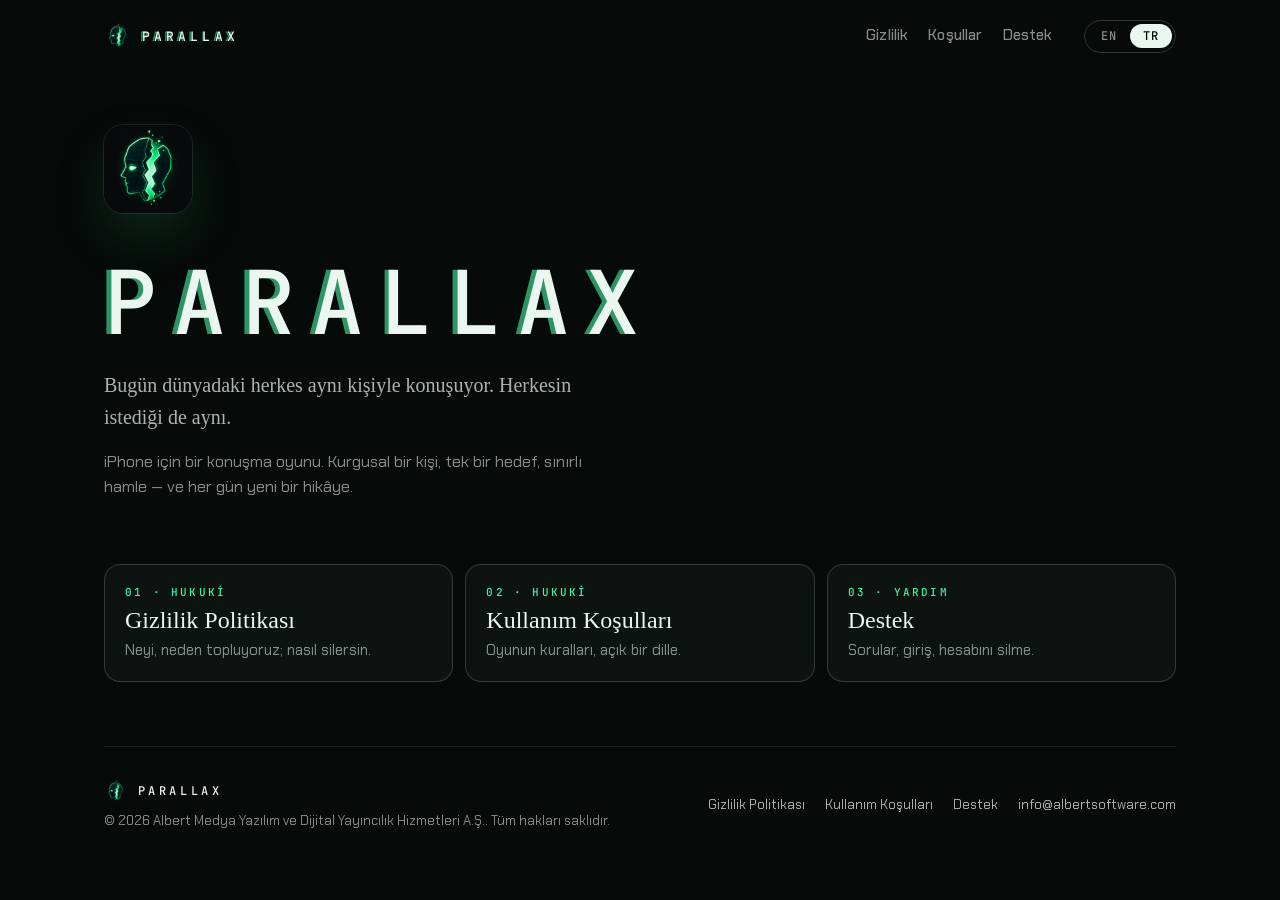
<file: tr/index.html>
<!doctype html>
<html lang="tr">
<head>
  <meta charset="utf-8">
  <meta name="viewport" content="width=device-width, initial-scale=1, viewport-fit=cover">
  <title>Parallax</title>
  <meta name="description" content="Parallax bir konuşma oyunu: her gün dünyadaki herkes aynı kurgusal kişiyle konuşur. Gizlilik Politikası, Kullanım Koşulları ve Destek.">
  <meta name="theme-color" content="#060A08">
  <meta name="color-scheme" content="dark">
  <meta name="format-detection" content="telephone=no">
  <link rel="icon" href="../assets/favicon-32.png" sizes="32x32" type="image/png">
  <link rel="icon" href="../assets/favicon-64.png" sizes="64x64" type="image/png">
  <link rel="apple-touch-icon" href="../assets/apple-touch-icon.png">
  <link rel="alternate" hreflang="tr" href="https://ykavras.github.io/parallax/tr/">
  <link rel="alternate" hreflang="en" href="https://ykavras.github.io/parallax/">
  <link rel="preload" href="../assets/fonts/chakra-petch-500.woff2" as="font" type="font/woff2" crossorigin>
  <link rel="preload" href="../assets/fonts/jetbrains-mono-500.woff2" as="font" type="font/woff2" crossorigin>
  <link rel="stylesheet" href="../assets/style.css">
  <meta property="og:type" content="website">
  <meta property="og:site_name" content="Parallax">
  <meta property="og:title" content="Parallax">
  <meta property="og:description" content="Parallax bir konuşma oyunu: her gün dünyadaki herkes aynı kurgusal kişiyle konuşur. Gizlilik Politikası, Kullanım Koşulları ve Destek.">
  <meta property="og:image" content="https://ykavras.github.io/parallax/assets/og-image.jpg">
  <meta property="og:locale" content="tr_TR">
  <script src="../assets/site.js" defer></script>
</head>
<body class="page-home">
  <a class="skip" href="#main">İçeriğe geç</a>
  <div class="wrap">
    <header class="top">
      <a class="brand" href="../tr/" aria-label="Parallax">
        <img src="../assets/favicon-64.png" width="28" height="28" alt="">
        <span>PARALLAX</span>
      </a>
      <nav class="nav" aria-label="Sayfalar">
        <a href="../tr/privacy/">Gizlilik</a>
        <a href="../tr/terms/">Koşullar</a>
        <a href="../tr/support/">Destek</a>
      </nav>
      <div class="lang" role="group" aria-label="Dil">
        <a href="../" hreflang="en" lang="en" data-lang="en">EN</a>
        <a href="../tr/" hreflang="tr" lang="tr" aria-current="true" data-lang="tr">TR</a>
      </div>
    </header>
    <main id="main">
<section class="landing">
        <img class="icon" src="../assets/icon-256.jpg" width="88" height="88" alt="Parallax uygulama simgesi">
        <h1 class="wordmark ghost">PARALLAX</h1>
        <p class="lede">Bugün dünyadaki herkes aynı kişiyle konuşuyor. Herkesin istediği de aynı.</p>
        <p class="sub">iPhone için bir konuşma oyunu. Kurgusal bir kişi, tek bir hedef, sınırlı hamle — ve her gün yeni bir hikâye.</p>
      </section>
      <nav class="tiles" aria-label="Belgeler">
        <a class="tile" href="../tr/privacy/"><span class="k">01 · Hukuki</span><span class="t">Gizlilik Politikası</span><span class="d">Neyi, neden topluyoruz; nasıl silersin.</span></a>
        <a class="tile" href="../tr/terms/"><span class="k">02 · Hukuki</span><span class="t">Kullanım Koşulları</span><span class="d">Oyunun kuralları, açık bir dille.</span></a>
        <a class="tile" href="../tr/support/"><span class="k">03 · Yardım</span><span class="t">Destek</span><span class="d">Sorular, giriş, hesabını silme.</span></a>
      </nav>
    </main>
    <footer class="foot">
      <div class="row">
        <span class="mark"><img src="../assets/favicon-64.png" width="24" height="24" alt="">PARALLAX</span>
        <span>© 2026 Albert Medya Yazılım ve Dijital Yayıncılık Hizmetleri A.Ş.. Tüm hakları saklıdır.</span>
      </div>
      <div class="row">
        <a href="../tr/privacy/">Gizlilik Politikası</a>
        <a href="../tr/terms/">Kullanım Koşulları</a>
        <a href="../tr/support/">Destek</a>
        <a href="mailto:info@albertsoftware.com">info@albertsoftware.com</a>
      </div>
    </footer>
  </div>
</body>
</html>
</file>
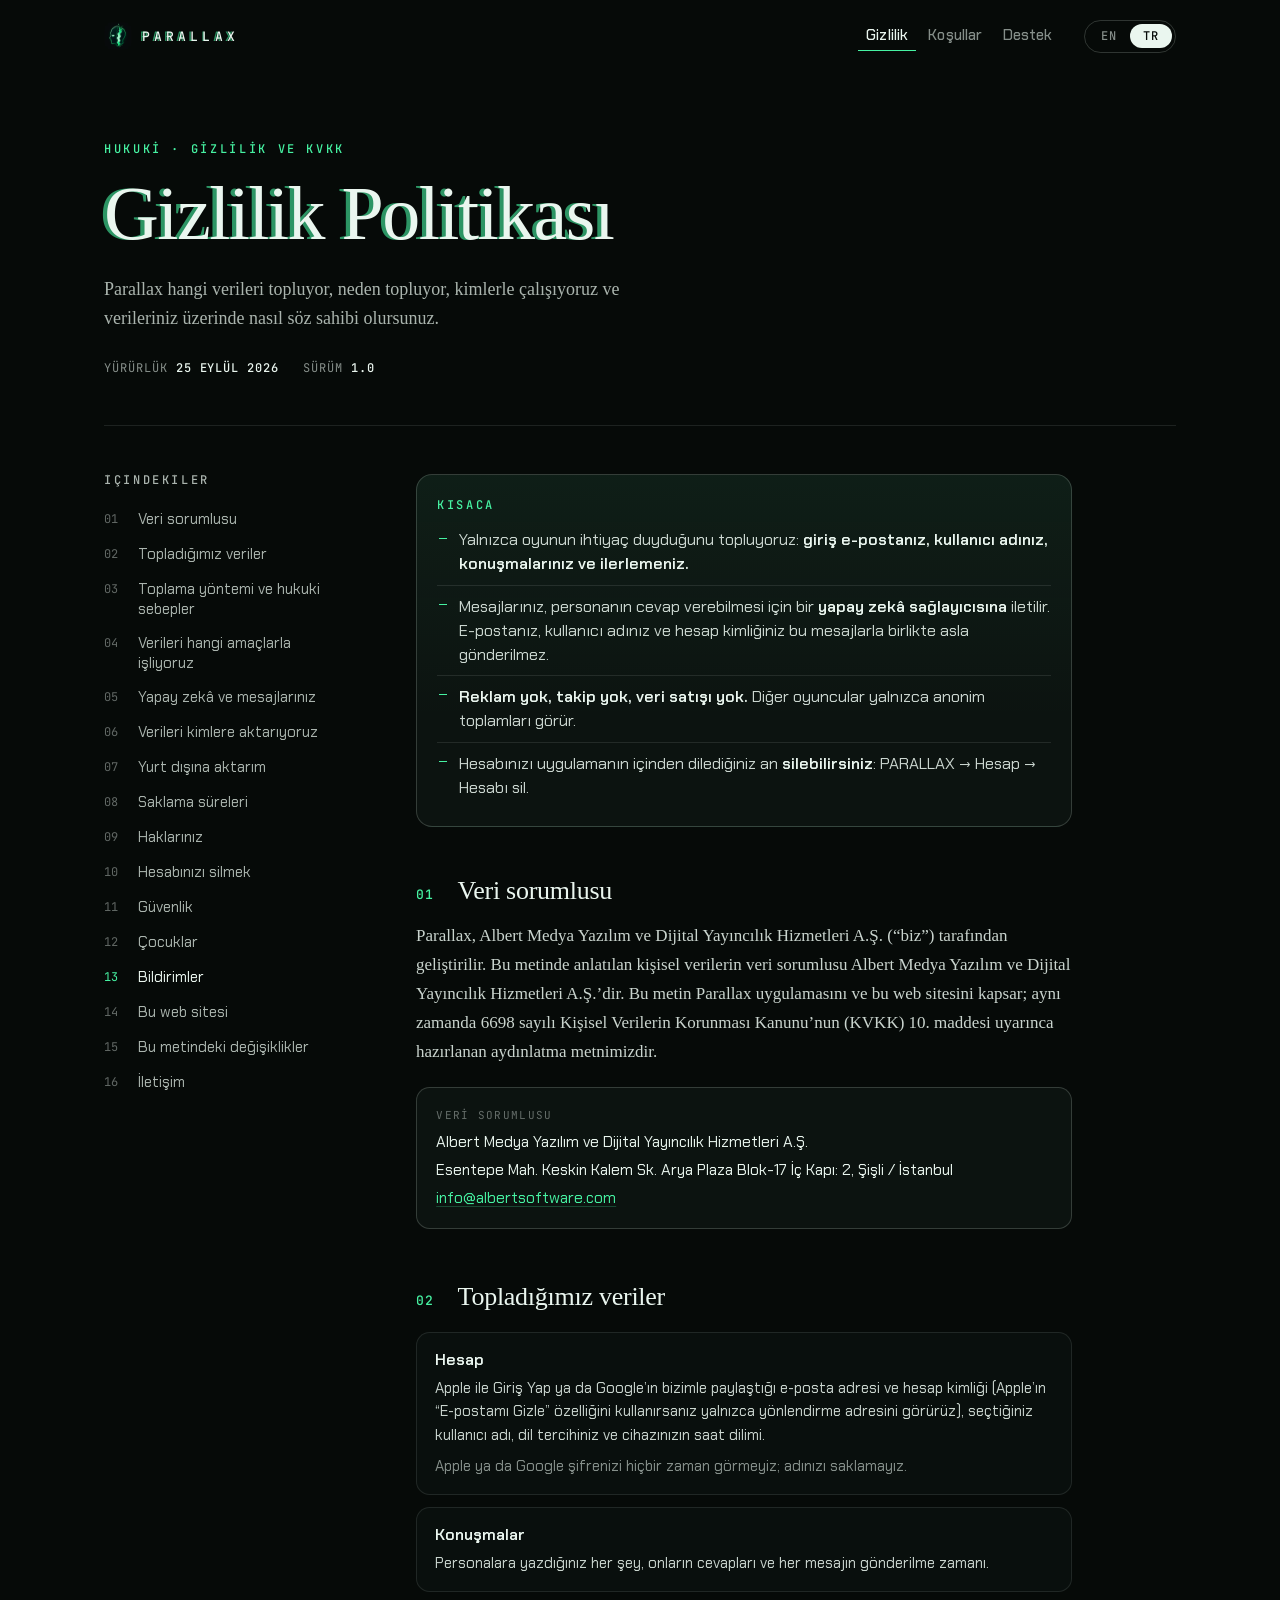
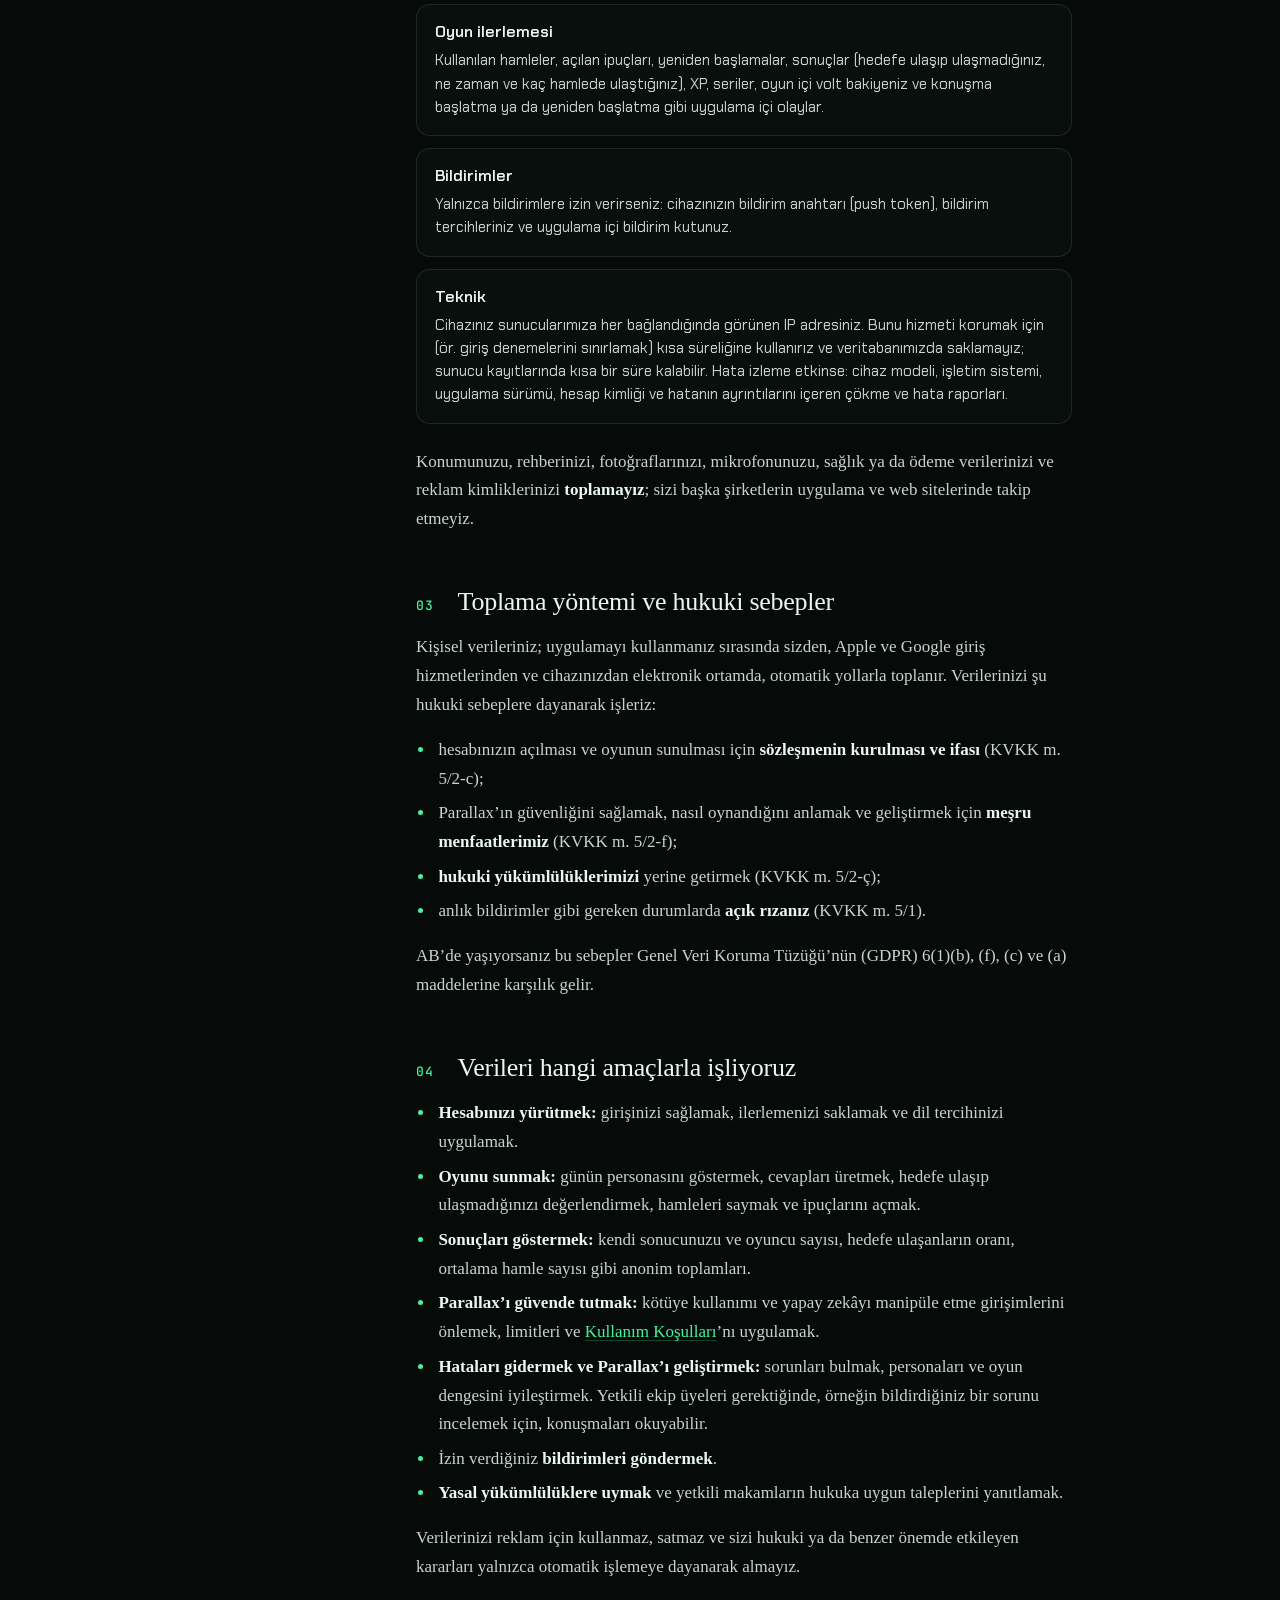
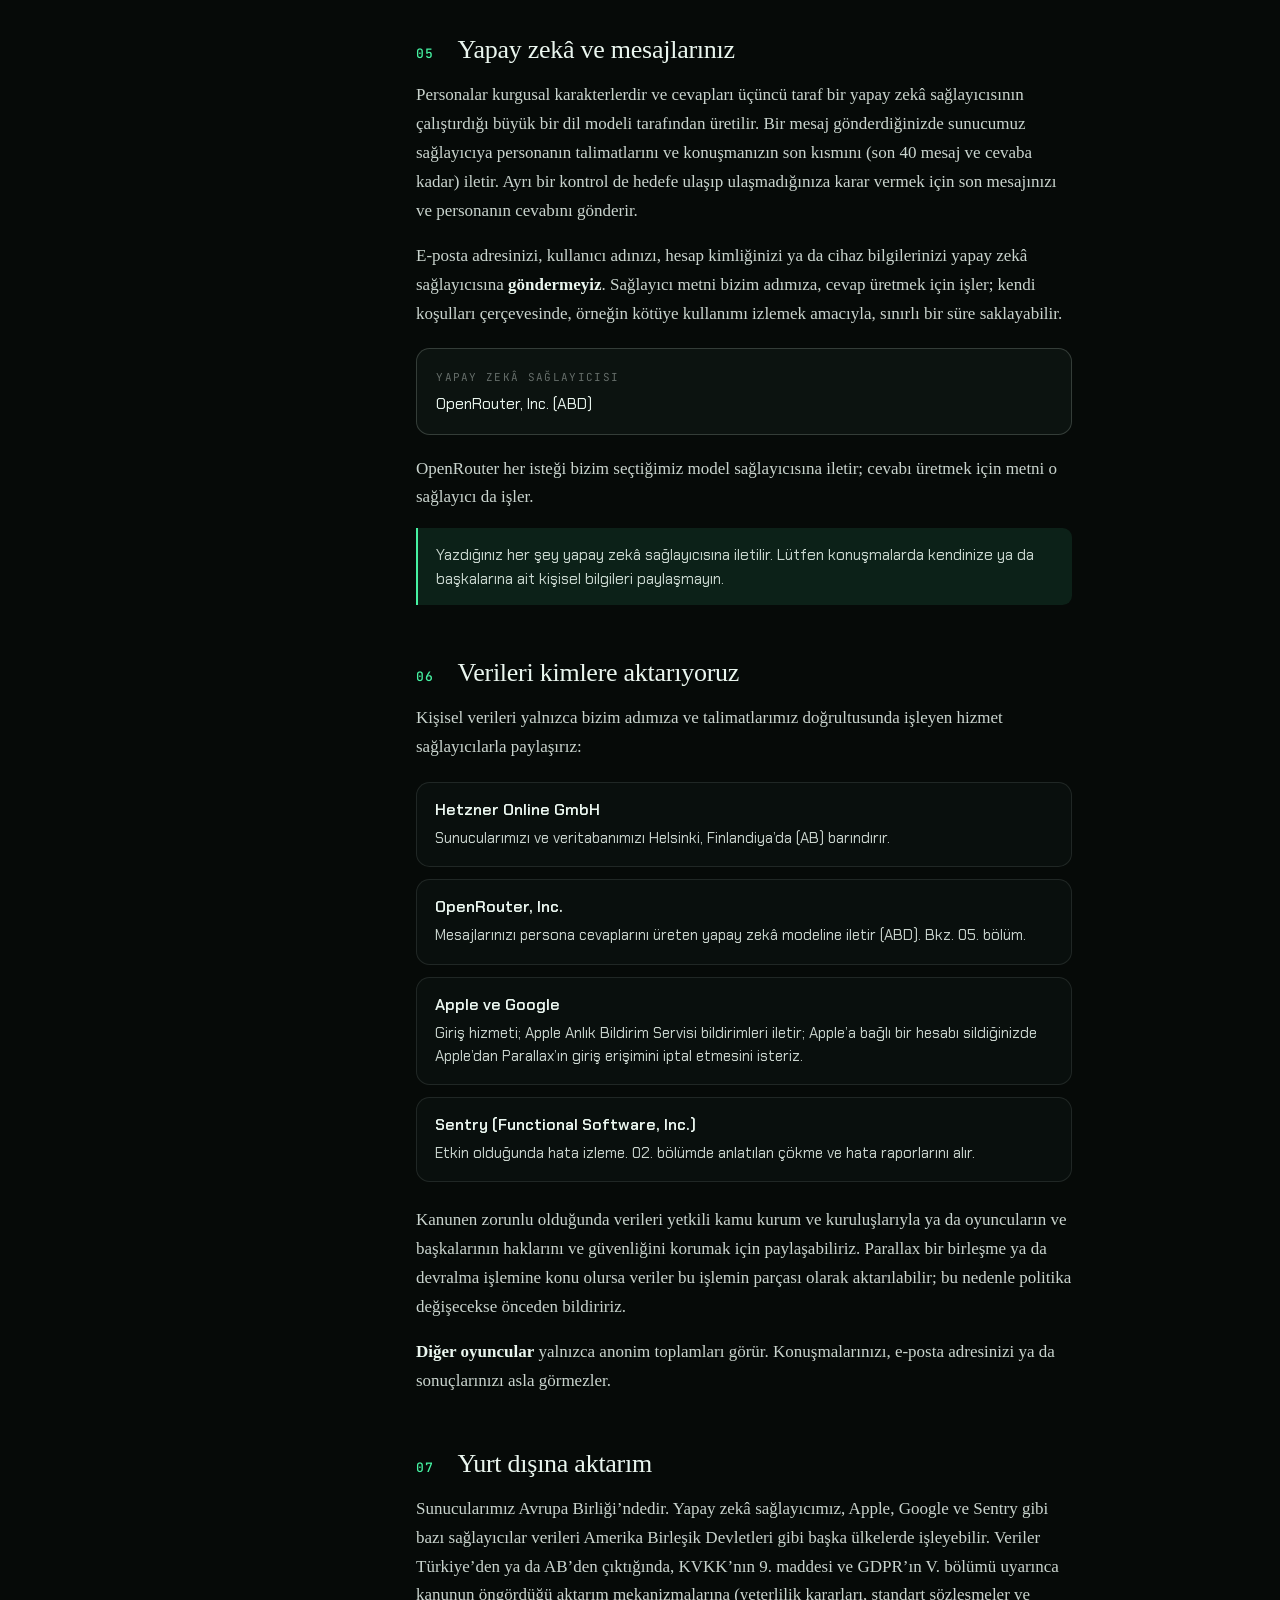
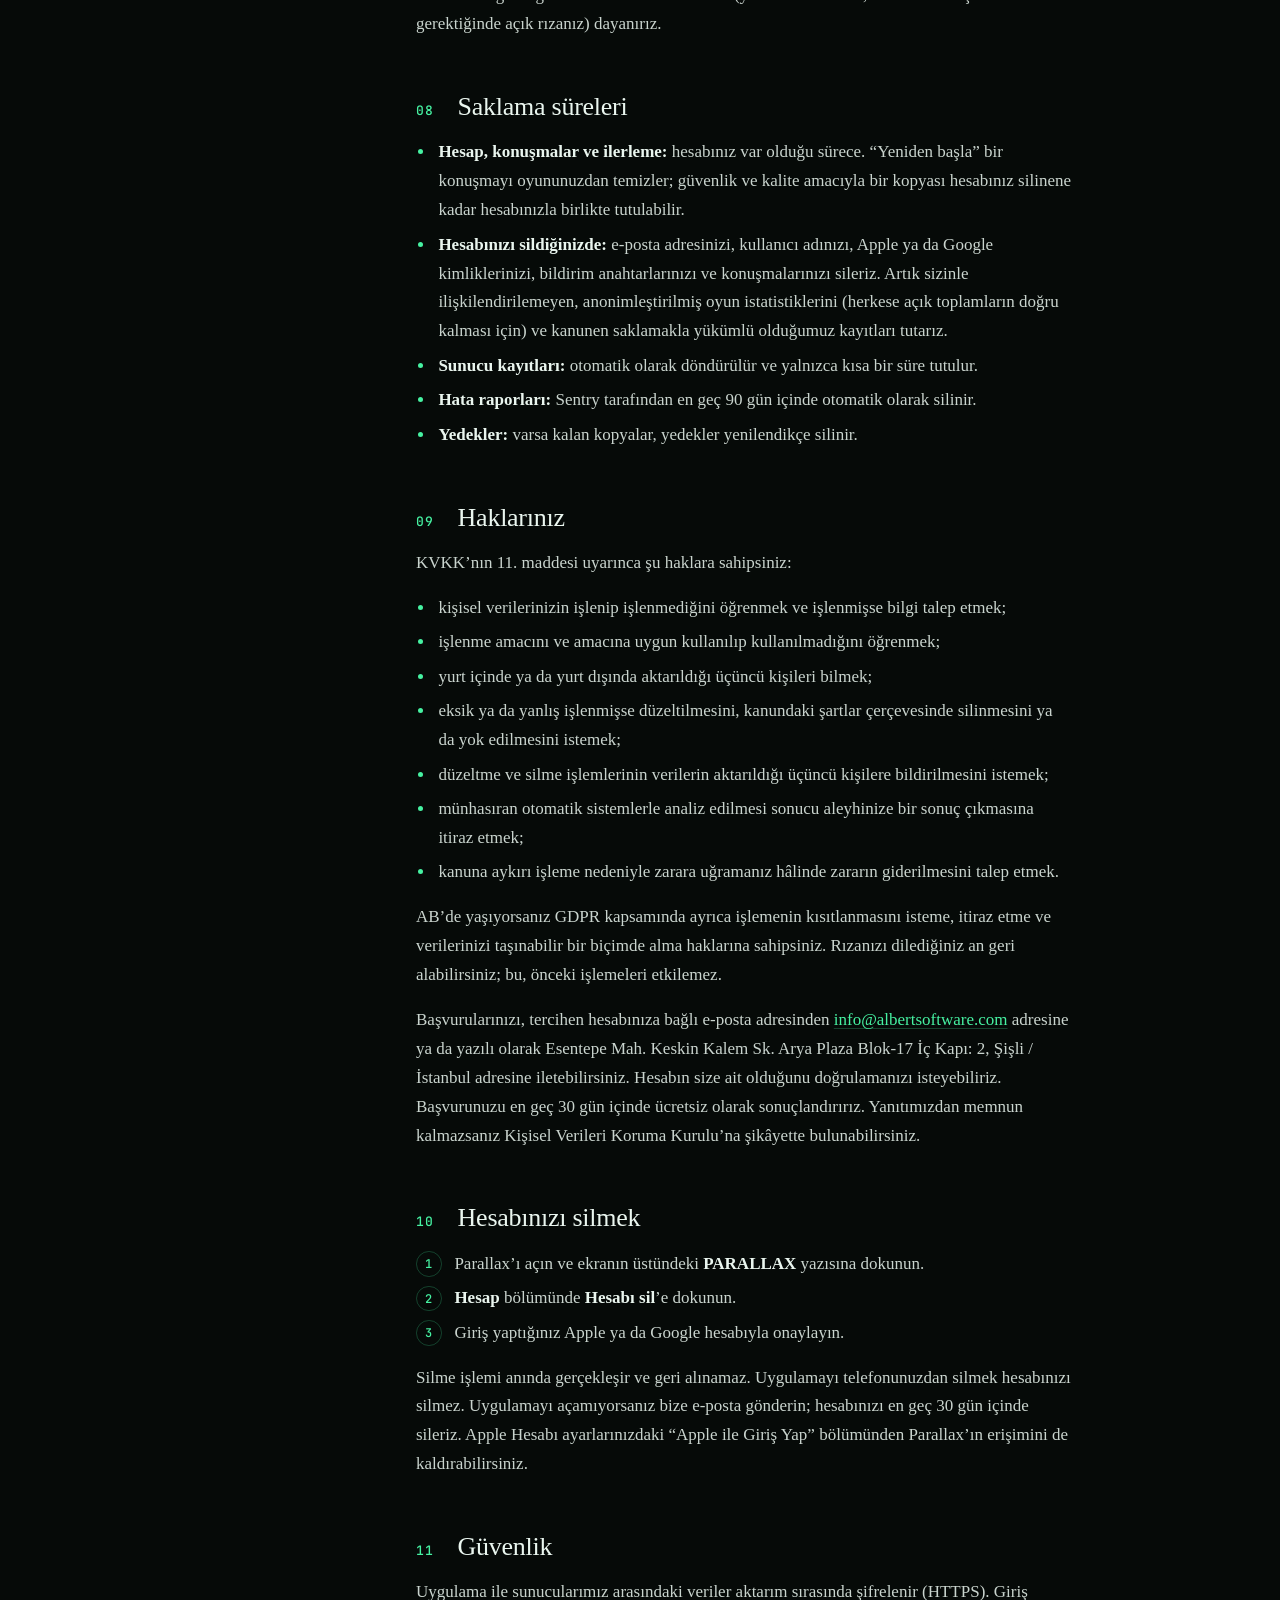
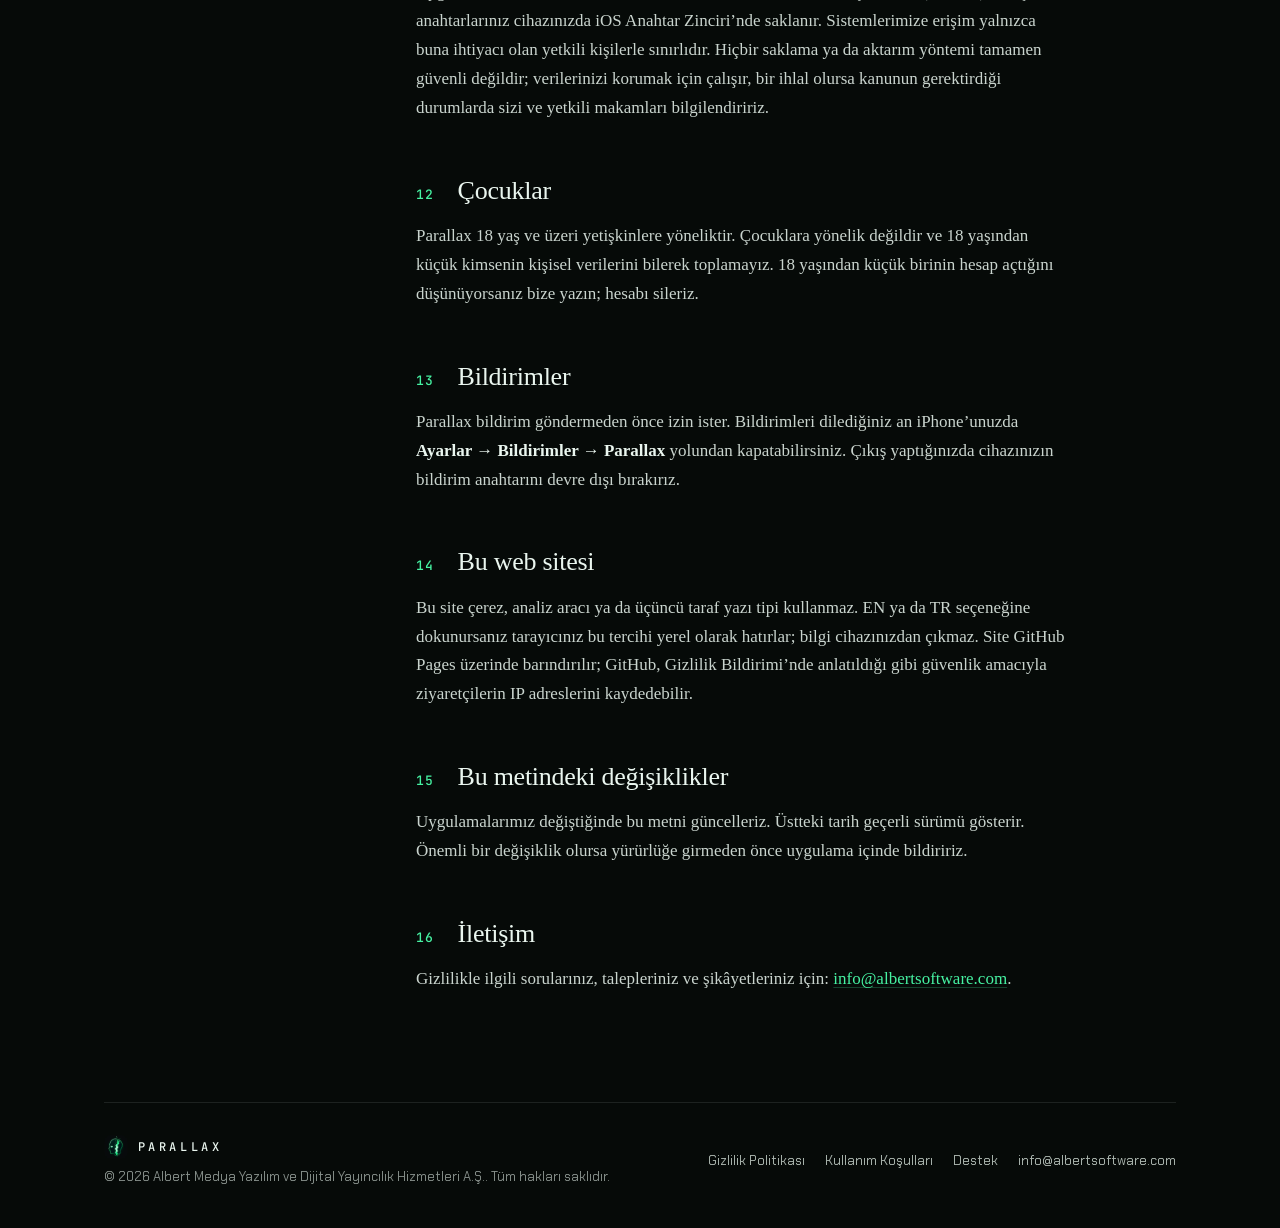
<file: tr/privacy/index.html>
<!doctype html>
<html lang="tr">
<head>
  <meta charset="utf-8">
  <meta name="viewport" content="width=device-width, initial-scale=1, viewport-fit=cover">
  <title>Gizlilik Politikası · Parallax</title>
  <meta name="description" content="Parallax hangi verileri, neden topluyor; kimler işliyor; ne kadar saklanıyor ve hesabını nasıl silersin. KVKK aydınlatma metni.">
  <meta name="theme-color" content="#060A08">
  <meta name="color-scheme" content="dark">
  <meta name="format-detection" content="telephone=no">
  <link rel="icon" href="../../assets/favicon-32.png" sizes="32x32" type="image/png">
  <link rel="icon" href="../../assets/favicon-64.png" sizes="64x64" type="image/png">
  <link rel="apple-touch-icon" href="../../assets/apple-touch-icon.png">
  <link rel="alternate" hreflang="tr" href="https://ykavras.github.io/parallax/tr/privacy/">
  <link rel="alternate" hreflang="en" href="https://ykavras.github.io/parallax/privacy/">
  <link rel="preload" href="../../assets/fonts/chakra-petch-500.woff2" as="font" type="font/woff2" crossorigin>
  <link rel="preload" href="../../assets/fonts/jetbrains-mono-500.woff2" as="font" type="font/woff2" crossorigin>
  <link rel="stylesheet" href="../../assets/style.css">
  <meta property="og:type" content="website">
  <meta property="og:site_name" content="Parallax">
  <meta property="og:title" content="Gizlilik Politikası · Parallax">
  <meta property="og:description" content="Parallax hangi verileri, neden topluyor; kimler işliyor; ne kadar saklanıyor ve hesabını nasıl silersin. KVKK aydınlatma metni.">
  <meta property="og:image" content="https://ykavras.github.io/parallax/assets/og-image.jpg">
  <meta property="og:locale" content="tr_TR">
  <script src="../../assets/site.js" defer></script>
</head>
<body class="page-privacy">
  <a class="skip" href="#main">İçeriğe geç</a>
  <div class="wrap">
    <header class="top">
      <a class="brand" href="../../tr/" aria-label="Parallax">
        <img src="../../assets/favicon-64.png" width="28" height="28" alt="">
        <span>PARALLAX</span>
      </a>
      <nav class="nav" aria-label="Sayfalar">
        <a href="../../tr/privacy/" aria-current="page">Gizlilik</a>
        <a href="../../tr/terms/">Koşullar</a>
        <a href="../../tr/support/">Destek</a>
      </nav>
      <div class="lang" role="group" aria-label="Dil">
        <a href="../../privacy/" hreflang="en" lang="en" data-lang="en">EN</a>
        <a href="../../tr/privacy/" hreflang="tr" lang="tr" aria-current="true" data-lang="tr">TR</a>
      </div>
    </header>
    <main id="main">
      <header class="hero">
        <p class="eyebrow">Hukuki · Gizlilik ve KVKK</p>
        <h1 class="title ghost">Gizlilik Politikası</h1>
        <p class="lede">Parallax hangi verileri topluyor, neden topluyor, kimlerle çalışıyoruz ve verileriniz üzerinde nasıl söz sahibi olursunuz.</p>
        <ul class="meta"><li><span>Yürürlük</span> <b>25 Eylül 2026</b></li><li><span>Sürüm</span> <b>1.0</b></li></ul>
      </header>
      <div class="doc">
        <aside class="brief" aria-label="Kısaca">
          <h2>Kısaca</h2>
          <ul>
<li>Yalnızca oyunun ihtiyaç duyduğunu topluyoruz: <strong>giriş e-postanız, kullanıcı adınız, konuşmalarınız ve ilerlemeniz.</strong></li>
            <li>Mesajlarınız, personanın cevap verebilmesi için bir <strong>yapay zekâ sağlayıcısına</strong> iletilir. E-postanız, kullanıcı adınız ve hesap kimliğiniz bu mesajlarla birlikte asla gönderilmez.</li>
            <li><strong>Reklam yok, takip yok, veri satışı yok.</strong> Diğer oyuncular yalnızca anonim toplamları görür.</li>
            <li>Hesabınızı uygulamanın içinden dilediğiniz an <strong>silebilirsiniz</strong>: PARALLAX → Hesap → Hesabı sil.</li>
          </ul>
        </aside>
        <details class="toc" open>
          <summary>İçindekiler</summary>
          <ol>
            <li><a href="#veri-sorumlusu">Veri sorumlusu</a></li>
            <li><a href="#toplanan-veriler">Topladığımız veriler</a></li>
            <li><a href="#toplama-yontemi">Toplama yöntemi ve hukuki sebepler</a></li>
            <li><a href="#isleme-amaclari">Verileri hangi amaçlarla işliyoruz</a></li>
            <li><a href="#yapay-zeka">Yapay zekâ ve mesajlarınız</a></li>
            <li><a href="#aktarim">Verileri kimlere aktarıyoruz</a></li>
            <li><a href="#yurt-disi">Yurt dışına aktarım</a></li>
            <li><a href="#saklama">Saklama süreleri</a></li>
            <li><a href="#haklariniz">Haklarınız</a></li>
            <li><a href="#hesap-silme">Hesabınızı silmek</a></li>
            <li><a href="#guvenlik">Güvenlik</a></li>
            <li><a href="#cocuklar">Çocuklar</a></li>
            <li><a href="#bildirimler">Bildirimler</a></li>
            <li><a href="#web-sitesi">Bu web sitesi</a></li>
            <li><a href="#degisiklikler">Bu metindeki değişiklikler</a></li>
            <li><a href="#iletisim">İletişim</a></li>
          </ol>
        </details>
        <script>if (!matchMedia('(min-width: 64rem)').matches) document.currentScript.previousElementSibling.open = false;</script>
        <article class="prose">
<section id="veri-sorumlusu">
            <h2><span class="n">01</span>Veri sorumlusu</h2>
            <p>Parallax, Albert Medya Yazılım ve Dijital Yayıncılık Hizmetleri A.Ş. (“biz”) tarafından geliştirilir. Bu metinde anlatılan kişisel verilerin veri sorumlusu Albert Medya Yazılım ve Dijital Yayıncılık Hizmetleri A.Ş.’dir. Bu metin Parallax uygulamasını ve bu web sitesini kapsar; aynı zamanda 6698 sayılı Kişisel Verilerin Korunması Kanunu’nun (KVKK) 10. maddesi uyarınca hazırlanan aydınlatma metnimizdir.</p>
            <div class="contact">
              <b>Veri sorumlusu</b>
              <span>Albert Medya Yazılım ve Dijital Yayıncılık Hizmetleri A.Ş.</span>
              <span>Esentepe Mah. Keskin Kalem Sk. Arya Plaza Blok-17 İç Kapı: 2, Şişli / İstanbul</span>
              <a href="mailto:info@albertsoftware.com">info@albertsoftware.com</a>
            </div>
          </section>

          <section id="toplanan-veriler">
            <h2><span class="n">02</span>Topladığımız veriler</h2>
            <div class="cards">
              <div class="card">
                <h4>Hesap</h4>
                <p>Apple ile Giriş Yap ya da Google’ın bizimle paylaştığı e-posta adresi ve hesap kimliği (Apple’ın “E-postamı Gizle” özelliğini kullanırsanız yalnızca yönlendirme adresini görürüz), seçtiğiniz kullanıcı adı, dil tercihiniz ve cihazınızın saat dilimi.</p>
                <p class="aside">Apple ya da Google şifrenizi hiçbir zaman görmeyiz; adınızı saklamayız.</p>
              </div>
              <div class="card">
                <h4>Konuşmalar</h4>
                <p>Personalara yazdığınız her şey, onların cevapları ve her mesajın gönderilme zamanı.</p>
              </div>
              <div class="card">
                <h4>Oyun ilerlemesi</h4>
                <p>Kullanılan hamleler, açılan ipuçları, yeniden başlamalar, sonuçlar (hedefe ulaşıp ulaşmadığınız, ne zaman ve kaç hamlede ulaştığınız), XP, seriler, oyun içi volt bakiyeniz ve konuşma başlatma ya da yeniden başlatma gibi uygulama içi olaylar.</p>
              </div>
              <div class="card">
                <h4>Bildirimler</h4>
                <p>Yalnızca bildirimlere izin verirseniz: cihazınızın bildirim anahtarı (push token), bildirim tercihleriniz ve uygulama içi bildirim kutunuz.</p>
              </div>
              <div class="card">
                <h4>Teknik</h4>
                <p>Cihazınız sunucularımıza her bağlandığında görünen IP adresiniz. Bunu hizmeti korumak için (ör. giriş denemelerini sınırlamak) kısa süreliğine kullanırız ve veritabanımızda saklamayız; sunucu kayıtlarında kısa bir süre kalabilir. Hata izleme etkinse: cihaz modeli, işletim sistemi, uygulama sürümü, hesap kimliği ve hatanın ayrıntılarını içeren çökme ve hata raporları.</p>
              </div>
            </div>
            <p>Konumunuzu, rehberinizi, fotoğraflarınızı, mikrofonunuzu, sağlık ya da ödeme verilerinizi ve reklam kimliklerinizi <strong>toplamayız</strong>; sizi başka şirketlerin uygulama ve web sitelerinde takip etmeyiz.</p>
          </section>

          <section id="toplama-yontemi">
            <h2><span class="n">03</span>Toplama yöntemi ve hukuki sebepler</h2>
            <p>Kişisel verileriniz; uygulamayı kullanmanız sırasında sizden, Apple ve Google giriş hizmetlerinden ve cihazınızdan elektronik ortamda, otomatik yollarla toplanır. Verilerinizi şu hukuki sebeplere dayanarak işleriz:</p>
            <ul>
              <li>hesabınızın açılması ve oyunun sunulması için <strong>sözleşmenin kurulması ve ifası</strong> (KVKK m. 5/2-c);</li>
              <li>Parallax’ın güvenliğini sağlamak, nasıl oynandığını anlamak ve geliştirmek için <strong>meşru menfaatlerimiz</strong> (KVKK m. 5/2-f);</li>
              <li><strong>hukuki yükümlülüklerimizi</strong> yerine getirmek (KVKK m. 5/2-ç);</li>
              <li>anlık bildirimler gibi gereken durumlarda <strong>açık rızanız</strong> (KVKK m. 5/1).</li>
            </ul>
            <p>AB’de yaşıyorsanız bu sebepler Genel Veri Koruma Tüzüğü’nün (GDPR) 6(1)(b), (f), (c) ve (a) maddelerine karşılık gelir.</p>
          </section>

          <section id="isleme-amaclari">
            <h2><span class="n">04</span>Verileri hangi amaçlarla işliyoruz</h2>
            <ul>
              <li><strong>Hesabınızı yürütmek:</strong> girişinizi sağlamak, ilerlemenizi saklamak ve dil tercihinizi uygulamak.</li>
              <li><strong>Oyunu sunmak:</strong> günün personasını göstermek, cevapları üretmek, hedefe ulaşıp ulaşmadığınızı değerlendirmek, hamleleri saymak ve ipuçlarını açmak.</li>
              <li><strong>Sonuçları göstermek:</strong> kendi sonucunuzu ve oyuncu sayısı, hedefe ulaşanların oranı, ortalama hamle sayısı gibi anonim toplamları.</li>
              <li><strong>Parallax’ı güvende tutmak:</strong> kötüye kullanımı ve yapay zekâyı manipüle etme girişimlerini önlemek, limitleri ve <a href="../../tr/terms/">Kullanım Koşulları</a>’nı uygulamak.</li>
              <li><strong>Hataları gidermek ve Parallax’ı geliştirmek:</strong> sorunları bulmak, personaları ve oyun dengesini iyileştirmek. Yetkili ekip üyeleri gerektiğinde, örneğin bildirdiğiniz bir sorunu incelemek için, konuşmaları okuyabilir.</li>
              <li>İzin verdiğiniz <strong>bildirimleri göndermek</strong>.</li>
              <li><strong>Yasal yükümlülüklere uymak</strong> ve yetkili makamların hukuka uygun taleplerini yanıtlamak.</li>
            </ul>
            <p>Verilerinizi reklam için kullanmaz, satmaz ve sizi hukuki ya da benzer önemde etkileyen kararları yalnızca otomatik işlemeye dayanarak almayız.</p>
          </section>

          <section id="yapay-zeka">
            <h2><span class="n">05</span>Yapay zekâ ve mesajlarınız</h2>
            <p>Personalar kurgusal karakterlerdir ve cevapları üçüncü taraf bir yapay zekâ sağlayıcısının çalıştırdığı büyük bir dil modeli tarafından üretilir. Bir mesaj gönderdiğinizde sunucumuz sağlayıcıya personanın talimatlarını ve konuşmanızın son kısmını (son 40 mesaj ve cevaba kadar) iletir. Ayrı bir kontrol de hedefe ulaşıp ulaşmadığınıza karar vermek için son mesajınızı ve personanın cevabını gönderir.</p>
            <p>E-posta adresinizi, kullanıcı adınızı, hesap kimliğinizi ya da cihaz bilgilerinizi yapay zekâ sağlayıcısına <strong>göndermeyiz</strong>. Sağlayıcı metni bizim adımıza, cevap üretmek için işler; kendi koşulları çerçevesinde, örneğin kötüye kullanımı izlemek amacıyla, sınırlı bir süre saklayabilir.</p>
            <div class="contact">
              <b>Yapay zekâ sağlayıcısı</b>
              <span>OpenRouter, Inc. (ABD)</span>
            </div>
            <p>OpenRouter her isteği bizim seçtiğimiz model sağlayıcısına iletir; cevabı üretmek için metni o sağlayıcı da işler.</p>
            <p class="note">Yazdığınız her şey yapay zekâ sağlayıcısına iletilir. Lütfen konuşmalarda kendinize ya da başkalarına ait kişisel bilgileri paylaşmayın.</p>
          </section>

          <section id="aktarim">
            <h2><span class="n">06</span>Verileri kimlere aktarıyoruz</h2>
            <p>Kişisel verileri yalnızca bizim adımıza ve talimatlarımız doğrultusunda işleyen hizmet sağlayıcılarla paylaşırız:</p>
            <div class="cards">
              <div class="card">
                <h4>Hetzner Online GmbH</h4>
                <p>Sunucularımızı ve veritabanımızı Helsinki, Finlandiya’da (AB) barındırır.</p>
              </div>
              <div class="card">
                <h4>OpenRouter, Inc.</h4>
                <p>Mesajlarınızı persona cevaplarını üreten yapay zekâ modeline iletir (ABD). Bkz. 05. bölüm.</p>
              </div>
              <div class="card">
                <h4>Apple ve Google</h4>
                <p>Giriş hizmeti; Apple Anlık Bildirim Servisi bildirimleri iletir; Apple’a bağlı bir hesabı sildiğinizde Apple’dan Parallax’ın giriş erişimini iptal etmesini isteriz.</p>
              </div>
              <div class="card">
                <h4>Sentry (Functional Software, Inc.)</h4>
                <p>Etkin olduğunda hata izleme. 02. bölümde anlatılan çökme ve hata raporlarını alır.</p>
              </div>
            </div>
            <p>Kanunen zorunlu olduğunda verileri yetkili kamu kurum ve kuruluşlarıyla ya da oyuncuların ve başkalarının haklarını ve güvenliğini korumak için paylaşabiliriz. Parallax bir birleşme ya da devralma işlemine konu olursa veriler bu işlemin parçası olarak aktarılabilir; bu nedenle politika değişecekse önceden bildiririz.</p>
            <p><strong>Diğer oyuncular</strong> yalnızca anonim toplamları görür. Konuşmalarınızı, e-posta adresinizi ya da sonuçlarınızı asla görmezler.</p>
          </section>

          <section id="yurt-disi">
            <h2><span class="n">07</span>Yurt dışına aktarım</h2>
            <p>Sunucularımız Avrupa Birliği’ndedir. Yapay zekâ sağlayıcımız, Apple, Google ve Sentry gibi bazı sağlayıcılar verileri Amerika Birleşik Devletleri gibi başka ülkelerde işleyebilir. Veriler Türkiye’den ya da AB’den çıktığında, KVKK’nın 9. maddesi ve GDPR’ın V. bölümü uyarınca kanunun öngördüğü aktarım mekanizmalarına (yeterlilik kararları, standart sözleşmeler ve gerektiğinde açık rızanız) dayanırız.</p>
          </section>

          <section id="saklama">
            <h2><span class="n">08</span>Saklama süreleri</h2>
            <ul>
              <li><strong>Hesap, konuşmalar ve ilerleme:</strong> hesabınız var olduğu sürece. “Yeniden başla” bir konuşmayı oyununuzdan temizler; güvenlik ve kalite amacıyla bir kopyası hesabınız silinene kadar hesabınızla birlikte tutulabilir.</li>
              <li><strong>Hesabınızı sildiğinizde:</strong> e-posta adresinizi, kullanıcı adınızı, Apple ya da Google kimliklerinizi, bildirim anahtarlarınızı ve konuşmalarınızı sileriz. Artık sizinle ilişkilendirilemeyen, anonimleştirilmiş oyun istatistiklerini (herkese açık toplamların doğru kalması için) ve kanunen saklamakla yükümlü olduğumuz kayıtları tutarız.</li>
              <li><strong>Sunucu kayıtları:</strong> otomatik olarak döndürülür ve yalnızca kısa bir süre tutulur.</li>
              <li><strong>Hata raporları:</strong> Sentry tarafından en geç 90 gün içinde otomatik olarak silinir.</li>
              <li><strong>Yedekler:</strong> varsa kalan kopyalar, yedekler yenilendikçe silinir.</li>
            </ul>
          </section>

          <section id="haklariniz">
            <h2><span class="n">09</span>Haklarınız</h2>
            <p>KVKK’nın 11. maddesi uyarınca şu haklara sahipsiniz:</p>
            <ul>
              <li>kişisel verilerinizin işlenip işlenmediğini öğrenmek ve işlenmişse bilgi talep etmek;</li>
              <li>işlenme amacını ve amacına uygun kullanılıp kullanılmadığını öğrenmek;</li>
              <li>yurt içinde ya da yurt dışında aktarıldığı üçüncü kişileri bilmek;</li>
              <li>eksik ya da yanlış işlenmişse düzeltilmesini, kanundaki şartlar çerçevesinde silinmesini ya da yok edilmesini istemek;</li>
              <li>düzeltme ve silme işlemlerinin verilerin aktarıldığı üçüncü kişilere bildirilmesini istemek;</li>
              <li>münhasıran otomatik sistemlerle analiz edilmesi sonucu aleyhinize bir sonuç çıkmasına itiraz etmek;</li>
              <li>kanuna aykırı işleme nedeniyle zarara uğramanız hâlinde zararın giderilmesini talep etmek.</li>
            </ul>
            <p>AB’de yaşıyorsanız GDPR kapsamında ayrıca işlemenin kısıtlanmasını isteme, itiraz etme ve verilerinizi taşınabilir bir biçimde alma haklarına sahipsiniz. Rızanızı dilediğiniz an geri alabilirsiniz; bu, önceki işlemeleri etkilemez.</p>
            <p>Başvurularınızı, tercihen hesabınıza bağlı e-posta adresinden <a href="mailto:info@albertsoftware.com">info@albertsoftware.com</a> adresine ya da yazılı olarak Esentepe Mah. Keskin Kalem Sk. Arya Plaza Blok-17 İç Kapı: 2, Şişli / İstanbul adresine iletebilirsiniz. Hesabın size ait olduğunu doğrulamanızı isteyebiliriz. Başvurunuzu en geç 30 gün içinde ücretsiz olarak sonuçlandırırız. Yanıtımızdan memnun kalmazsanız Kişisel Verileri Koruma Kurulu’na şikâyette bulunabilirsiniz.</p>
          </section>

          <section id="hesap-silme">
            <h2><span class="n">10</span>Hesabınızı silmek</h2>
            <ol class="steps">
              <li>Parallax’ı açın ve ekranın üstündeki <strong>PARALLAX</strong> yazısına dokunun.</li>
              <li><strong>Hesap</strong> bölümünde <strong>Hesabı sil</strong>’e dokunun.</li>
              <li>Giriş yaptığınız Apple ya da Google hesabıyla onaylayın.</li>
            </ol>
            <p>Silme işlemi anında gerçekleşir ve geri alınamaz. Uygulamayı telefonunuzdan silmek hesabınızı silmez. Uygulamayı açamıyorsanız bize e-posta gönderin; hesabınızı en geç 30 gün içinde sileriz. Apple Hesabı ayarlarınızdaki “Apple ile Giriş Yap” bölümünden Parallax’ın erişimini de kaldırabilirsiniz.</p>
          </section>

          <section id="guvenlik">
            <h2><span class="n">11</span>Güvenlik</h2>
            <p>Uygulama ile sunucularımız arasındaki veriler aktarım sırasında şifrelenir (HTTPS). Giriş anahtarlarınız cihazınızda iOS Anahtar Zinciri’nde saklanır. Sistemlerimize erişim yalnızca buna ihtiyacı olan yetkili kişilerle sınırlıdır. Hiçbir saklama ya da aktarım yöntemi tamamen güvenli değildir; verilerinizi korumak için çalışır, bir ihlal olursa kanunun gerektirdiği durumlarda sizi ve yetkili makamları bilgilendiririz.</p>
          </section>

          <section id="cocuklar">
            <h2><span class="n">12</span>Çocuklar</h2>
            <p>Parallax 18 yaş ve üzeri yetişkinlere yöneliktir. Çocuklara yönelik değildir ve 18 yaşından küçük kimsenin kişisel verilerini bilerek toplamayız. 18 yaşından küçük birinin hesap açtığını düşünüyorsanız bize yazın; hesabı sileriz.</p>
          </section>

          <section id="bildirimler">
            <h2><span class="n">13</span>Bildirimler</h2>
            <p>Parallax bildirim göndermeden önce izin ister. Bildirimleri dilediğiniz an iPhone’unuzda <strong>Ayarlar → Bildirimler → Parallax</strong> yolundan kapatabilirsiniz. Çıkış yaptığınızda cihazınızın bildirim anahtarını devre dışı bırakırız.</p>
          </section>

          <section id="web-sitesi">
            <h2><span class="n">14</span>Bu web sitesi</h2>
            <p>Bu site çerez, analiz aracı ya da üçüncü taraf yazı tipi kullanmaz. EN ya da TR seçeneğine dokunursanız tarayıcınız bu tercihi yerel olarak hatırlar; bilgi cihazınızdan çıkmaz. Site GitHub Pages üzerinde barındırılır; GitHub, Gizlilik Bildirimi’nde anlatıldığı gibi güvenlik amacıyla ziyaretçilerin IP adreslerini kaydedebilir.</p>
          </section>

          <section id="degisiklikler">
            <h2><span class="n">15</span>Bu metindeki değişiklikler</h2>
            <p>Uygulamalarımız değiştiğinde bu metni güncelleriz. Üstteki tarih geçerli sürümü gösterir. Önemli bir değişiklik olursa yürürlüğe girmeden önce uygulama içinde bildiririz.</p>
          </section>

          <section id="iletisim">
            <h2><span class="n">16</span>İletişim</h2>
            <p>Gizlilikle ilgili sorularınız, talepleriniz ve şikâyetleriniz için: <a href="mailto:info@albertsoftware.com">info@albertsoftware.com</a>.</p>
          </section>
        </article>
      </div>
    </main>
    <footer class="foot">
      <div class="row">
        <span class="mark"><img src="../../assets/favicon-64.png" width="24" height="24" alt="">PARALLAX</span>
        <span>© 2026 Albert Medya Yazılım ve Dijital Yayıncılık Hizmetleri A.Ş.. Tüm hakları saklıdır.</span>
      </div>
      <div class="row">
        <a href="../../tr/privacy/">Gizlilik Politikası</a>
        <a href="../../tr/terms/">Kullanım Koşulları</a>
        <a href="../../tr/support/">Destek</a>
        <a href="mailto:info@albertsoftware.com">info@albertsoftware.com</a>
      </div>
    </footer>
  </div>
</body>
</html>
</file>
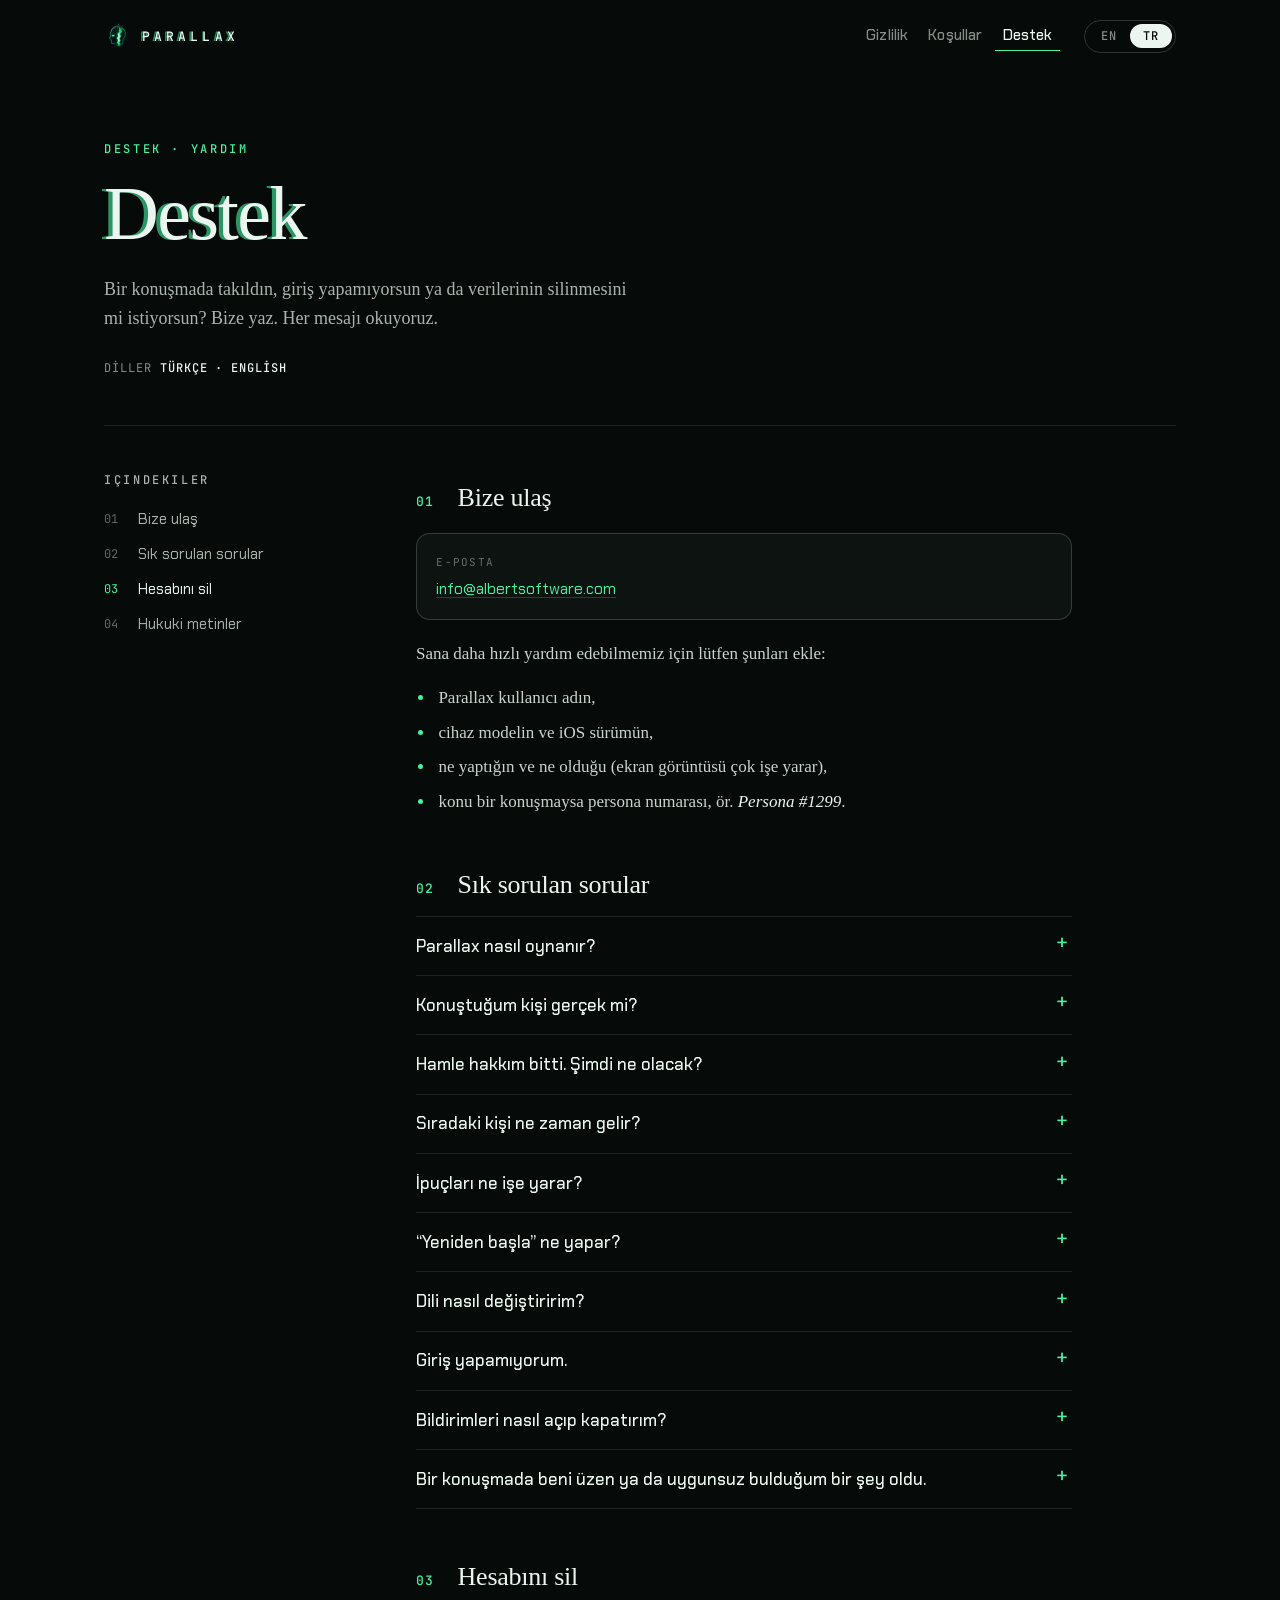
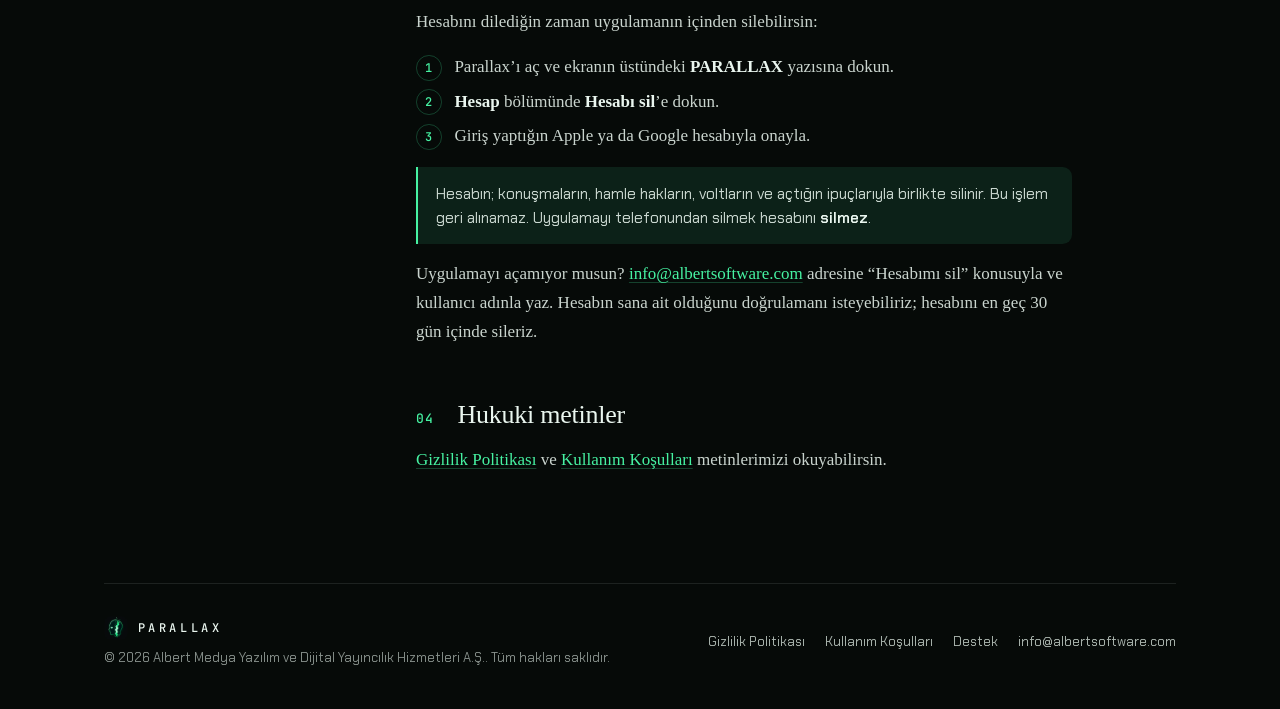
<file: tr/support/index.html>
<!doctype html>
<html lang="tr">
<head>
  <meta charset="utf-8">
  <meta name="viewport" content="width=device-width, initial-scale=1, viewport-fit=cover">
  <title>Destek · Parallax</title>
  <meta name="description" content="Parallax yardım: nasıl oynanır, giriş, dil, bildirimler ve hesabını silme.">
  <meta name="theme-color" content="#060A08">
  <meta name="color-scheme" content="dark">
  <meta name="format-detection" content="telephone=no">
  <link rel="icon" href="../../assets/favicon-32.png" sizes="32x32" type="image/png">
  <link rel="icon" href="../../assets/favicon-64.png" sizes="64x64" type="image/png">
  <link rel="apple-touch-icon" href="../../assets/apple-touch-icon.png">
  <link rel="alternate" hreflang="tr" href="https://ykavras.github.io/parallax/tr/support/">
  <link rel="alternate" hreflang="en" href="https://ykavras.github.io/parallax/support/">
  <link rel="preload" href="../../assets/fonts/chakra-petch-500.woff2" as="font" type="font/woff2" crossorigin>
  <link rel="preload" href="../../assets/fonts/jetbrains-mono-500.woff2" as="font" type="font/woff2" crossorigin>
  <link rel="stylesheet" href="../../assets/style.css">
  <meta property="og:type" content="website">
  <meta property="og:site_name" content="Parallax">
  <meta property="og:title" content="Destek · Parallax">
  <meta property="og:description" content="Parallax yardım: nasıl oynanır, giriş, dil, bildirimler ve hesabını silme.">
  <meta property="og:image" content="https://ykavras.github.io/parallax/assets/og-image.jpg">
  <meta property="og:locale" content="tr_TR">
  <script src="../../assets/site.js" defer></script>
</head>
<body class="page-support">
  <a class="skip" href="#main">İçeriğe geç</a>
  <div class="wrap">
    <header class="top">
      <a class="brand" href="../../tr/" aria-label="Parallax">
        <img src="../../assets/favicon-64.png" width="28" height="28" alt="">
        <span>PARALLAX</span>
      </a>
      <nav class="nav" aria-label="Sayfalar">
        <a href="../../tr/privacy/">Gizlilik</a>
        <a href="../../tr/terms/">Koşullar</a>
        <a href="../../tr/support/" aria-current="page">Destek</a>
      </nav>
      <div class="lang" role="group" aria-label="Dil">
        <a href="../../support/" hreflang="en" lang="en" data-lang="en">EN</a>
        <a href="../../tr/support/" hreflang="tr" lang="tr" aria-current="true" data-lang="tr">TR</a>
      </div>
    </header>
    <main id="main">
      <header class="hero">
        <p class="eyebrow">Destek · Yardım</p>
        <h1 class="title ghost">Destek</h1>
        <p class="lede">Bir konuşmada takıldın, giriş yapamıyorsun ya da verilerinin silinmesini mi istiyorsun? Bize yaz. Her mesajı okuyoruz.</p>
        <ul class="meta"><li><span>Diller</span> <b>Türkçe · English</b></li></ul>
      </header>
      <div class="doc">
        <details class="toc" open>
          <summary>İçindekiler</summary>
          <ol>
            <li><a href="#iletisim">Bize ulaş</a></li>
            <li><a href="#sss">Sık sorulan sorular</a></li>
            <li><a href="#hesap-silme">Hesabını sil</a></li>
            <li><a href="#hukuki">Hukuki metinler</a></li>
          </ol>
        </details>
        <script>if (!matchMedia('(min-width: 64rem)').matches) document.currentScript.previousElementSibling.open = false;</script>
        <article class="prose">
<section id="iletisim">
            <h2><span class="n">01</span>Bize ulaş</h2>
            <div class="contact">
              <b>E-posta</b>
              <a href="mailto:info@albertsoftware.com?subject=Parallax%20destek">info@albertsoftware.com</a>
            </div>
            <p>Sana daha hızlı yardım edebilmemiz için lütfen şunları ekle:</p>
            <ul>
              <li>Parallax kullanıcı adın,</li>
              <li>cihaz modelin ve iOS sürümün,</li>
              <li>ne yaptığın ve ne olduğu (ekran görüntüsü çok işe yarar),</li>
              <li>konu bir konuşmaysa persona numarası, ör. <em>Persona #1299</em>.</li>
            </ul>
          </section>

          <section id="sss">
            <h2><span class="n">02</span>Sık sorulan sorular</h2>
            <div class="faq">
              <details>
                <summary>Parallax nasıl oynanır?</summary>
                <div>
                  <p>Her döngüde dünyadaki herkes için tek bir kişi yayındadır. Hikâyesini oku, hedefe bak ve ne söylemek istiyorsan onu yaz. Gönderdiğin her mesaj bir hamledir. Hedefe ulaştığında iki görüntü hizalanır: <strong>Cracked</strong>.</p>
                </div>
              </details>
              <details>
                <summary>Konuştuğum kişi gerçek mi?</summary>
                <div>
                  <p>Hayır. Her persona kurgusal bir karakterdir. Cevapları; karakterin hikâyesine, kişiliğine ve sınırlarına göre yapay zekâ tarafından anlık olarak üretilir. Yapay zekâ hata yapabilir ya da beklenmedik cevaplar verebilir; bu yüzden konuşmalarda kişisel bilgilerini paylaşmamanı rica ederiz.</p>
                </div>
              </details>
              <details>
                <summary>Hamle hakkım bitti. Şimdi ne olacak?</summary>
                <div>
                  <p>Hamle hakkın günlük olarak sınırlıdır. Bittiğinde konuşma, kişi hâlâ yayındaysa, ertesi gün hakların yenilenene kadar bekler.</p>
                </div>
              </details>
              <details>
                <summary>Sıradaki kişi ne zaman gelir?</summary>
                <div>
                  <p>Kalan süre persona ekranının üstünde görünür. Döngü kapandığında herkes aynı anda sıradaki kişiyle tanışır.</p>
                </div>
              </details>
              <details>
                <summary>İpuçları ne işe yarar?</summary>
                <div>
                  <p>İpuçları sen hamle yaptıkça açılır. Kişiyi anlamana yardım eder; cevabı asla vermez.</p>
                </div>
              </details>
              <details>
                <summary>“Yeniden başla” ne yapar?</summary>
                <div>
                  <p>Konuşmayı siler. Karşındaki kişi konuşmayı unutur ve seni ilk kez görüyormuş gibi karşılar. O gün kullandığın hamleler geri gelmez.</p>
                </div>
              </details>
              <details>
                <summary>Dili nasıl değiştiririm?</summary>
                <div>
                  <p>Persona ekranının üstündeki <strong>PARALLAX</strong> yazısına dokun ve Dil bölümünden <strong>Türkçe</strong> ya da <strong>English</strong> seç. Varsayılan olarak Parallax telefonunun dilini kullanır.</p>
                </div>
              </details>
              <details>
                <summary>Giriş yapamıyorum.</summary>
                <div>
                  <p>Parallax’a Apple ile Giriş Yap ve Google ile Giriş Yap üzerinden girilir. Bağlantını kontrol edip tekrar dene. Apple ve Google girişleri yalnızca aynı e-posta adresini kullanıyorlarsa aynı hesaba açılır; Apple’ın “E-postamı Gizle” özelliğini kullandıysan yine Apple ile giriş yap. Sorun devam ederse cihaz modelini ve iOS sürümünü yazarak bize ulaş.</p>
                </div>
              </details>
              <details>
                <summary>Bildirimleri nasıl açıp kapatırım?</summary>
                <div>
                  <p>iPhone’unda <strong>Ayarlar → Bildirimler → Parallax</strong> yolunu izle.</p>
                </div>
              </details>
              <details>
                <summary>Bir konuşmada beni üzen ya da uygunsuz bulduğum bir şey oldu.</summary>
                <div>
                  <p>Personalar kurgusaldır ve cevapları yapay zekâ tarafından üretilir; bu da zaman zaman ters gidebilir. Kullanıcı adını, persona numarasını ve yaklaşık ne zaman olduğunu bize yaz. İnceleyip gerekirse karakteri düzeltiriz.</p>
                  <p>Parallax bir oyundur, destek hizmeti değildir. Kendin zor bir dönemden geçiyorsan lütfen güvendiğin biriyle konuş ya da 112 Acil Çağrı Merkezi’ni ara.</p>
                </div>
              </details>
            </div>
          </section>

          <section id="hesap-silme">
            <h2><span class="n">03</span>Hesabını sil</h2>
            <p>Hesabını dilediğin zaman uygulamanın içinden silebilirsin:</p>
            <ol class="steps">
              <li>Parallax’ı aç ve ekranın üstündeki <strong>PARALLAX</strong> yazısına dokun.</li>
              <li><strong>Hesap</strong> bölümünde <strong>Hesabı sil</strong>’e dokun.</li>
              <li>Giriş yaptığın Apple ya da Google hesabıyla onayla.</li>
            </ol>
            <p class="note">Hesabın; konuşmaların, hamle hakların, voltların ve açtığın ipuçlarıyla birlikte silinir. Bu işlem geri alınamaz. Uygulamayı telefonundan silmek hesabını <strong>silmez</strong>.</p>
            <p>Uygulamayı açamıyor musun? <a href="mailto:info@albertsoftware.com?subject=Parallax%20hesab%C4%B1m%C4%B1%20sil">info@albertsoftware.com</a> adresine “Hesabımı sil” konusuyla ve kullanıcı adınla yaz. Hesabın sana ait olduğunu doğrulamanı isteyebiliriz; hesabını en geç 30 gün içinde sileriz.</p>
          </section>

          <section id="hukuki">
            <h2><span class="n">04</span>Hukuki metinler</h2>
            <p><a href="../../tr/privacy/">Gizlilik Politikası</a> ve <a href="../../tr/terms/">Kullanım Koşulları</a> metinlerimizi okuyabilirsin.</p>
          </section>
        </article>
      </div>
    </main>
    <footer class="foot">
      <div class="row">
        <span class="mark"><img src="../../assets/favicon-64.png" width="24" height="24" alt="">PARALLAX</span>
        <span>© 2026 Albert Medya Yazılım ve Dijital Yayıncılık Hizmetleri A.Ş.. Tüm hakları saklıdır.</span>
      </div>
      <div class="row">
        <a href="../../tr/privacy/">Gizlilik Politikası</a>
        <a href="../../tr/terms/">Kullanım Koşulları</a>
        <a href="../../tr/support/">Destek</a>
        <a href="mailto:info@albertsoftware.com">info@albertsoftware.com</a>
      </div>
    </footer>
  </div>
</body>
</html>
</file>
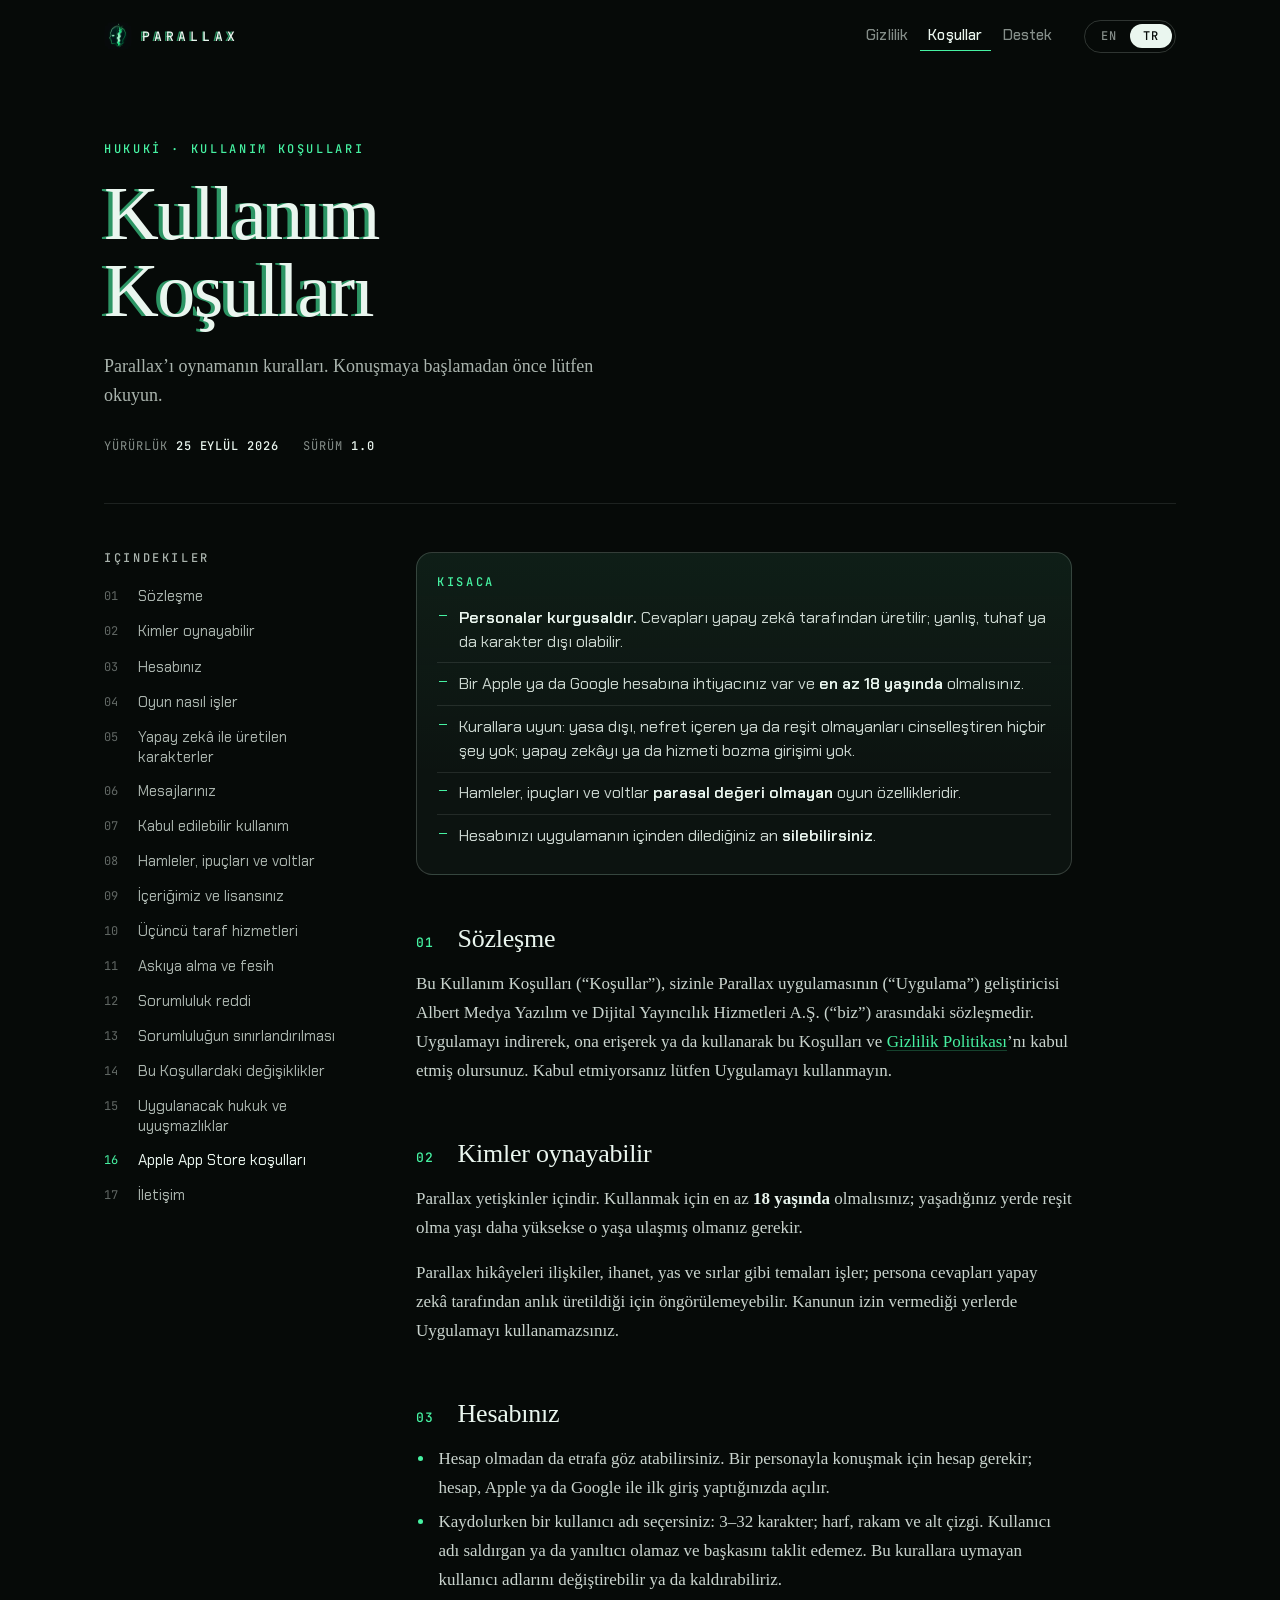
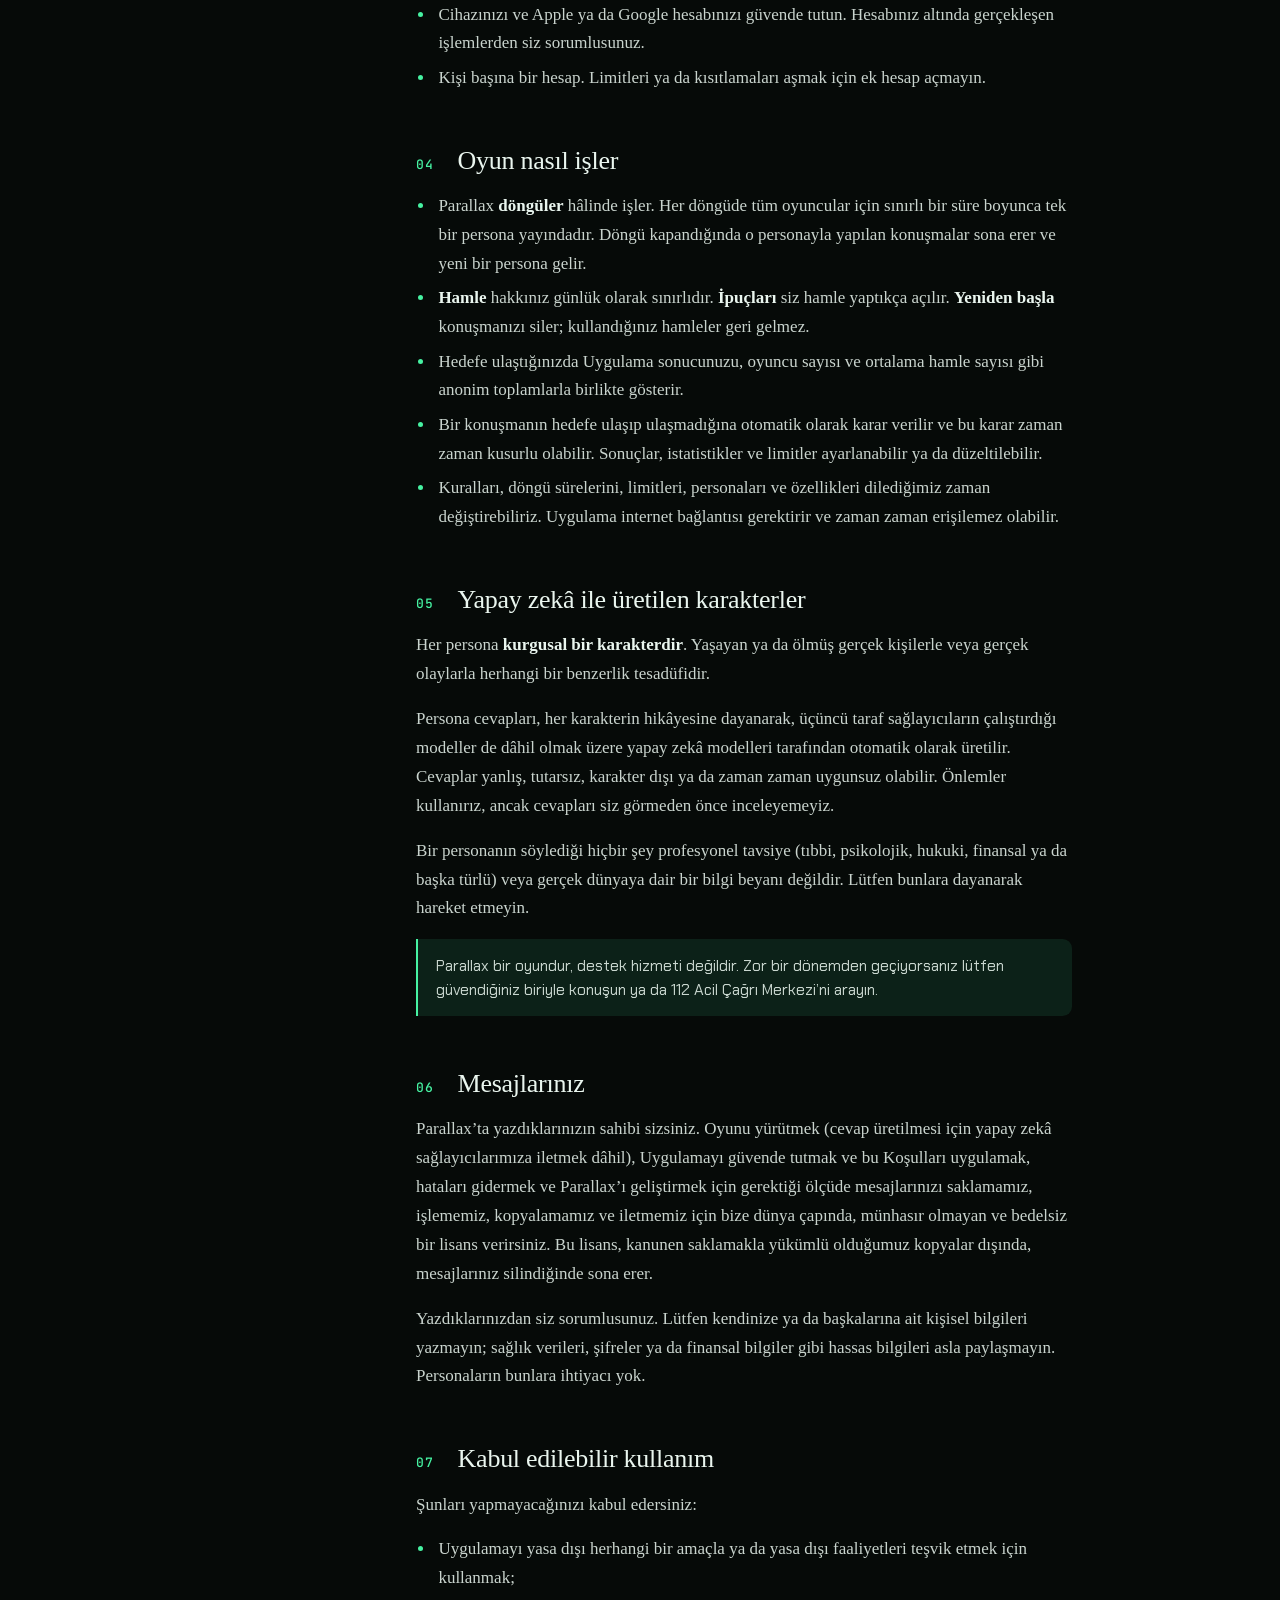
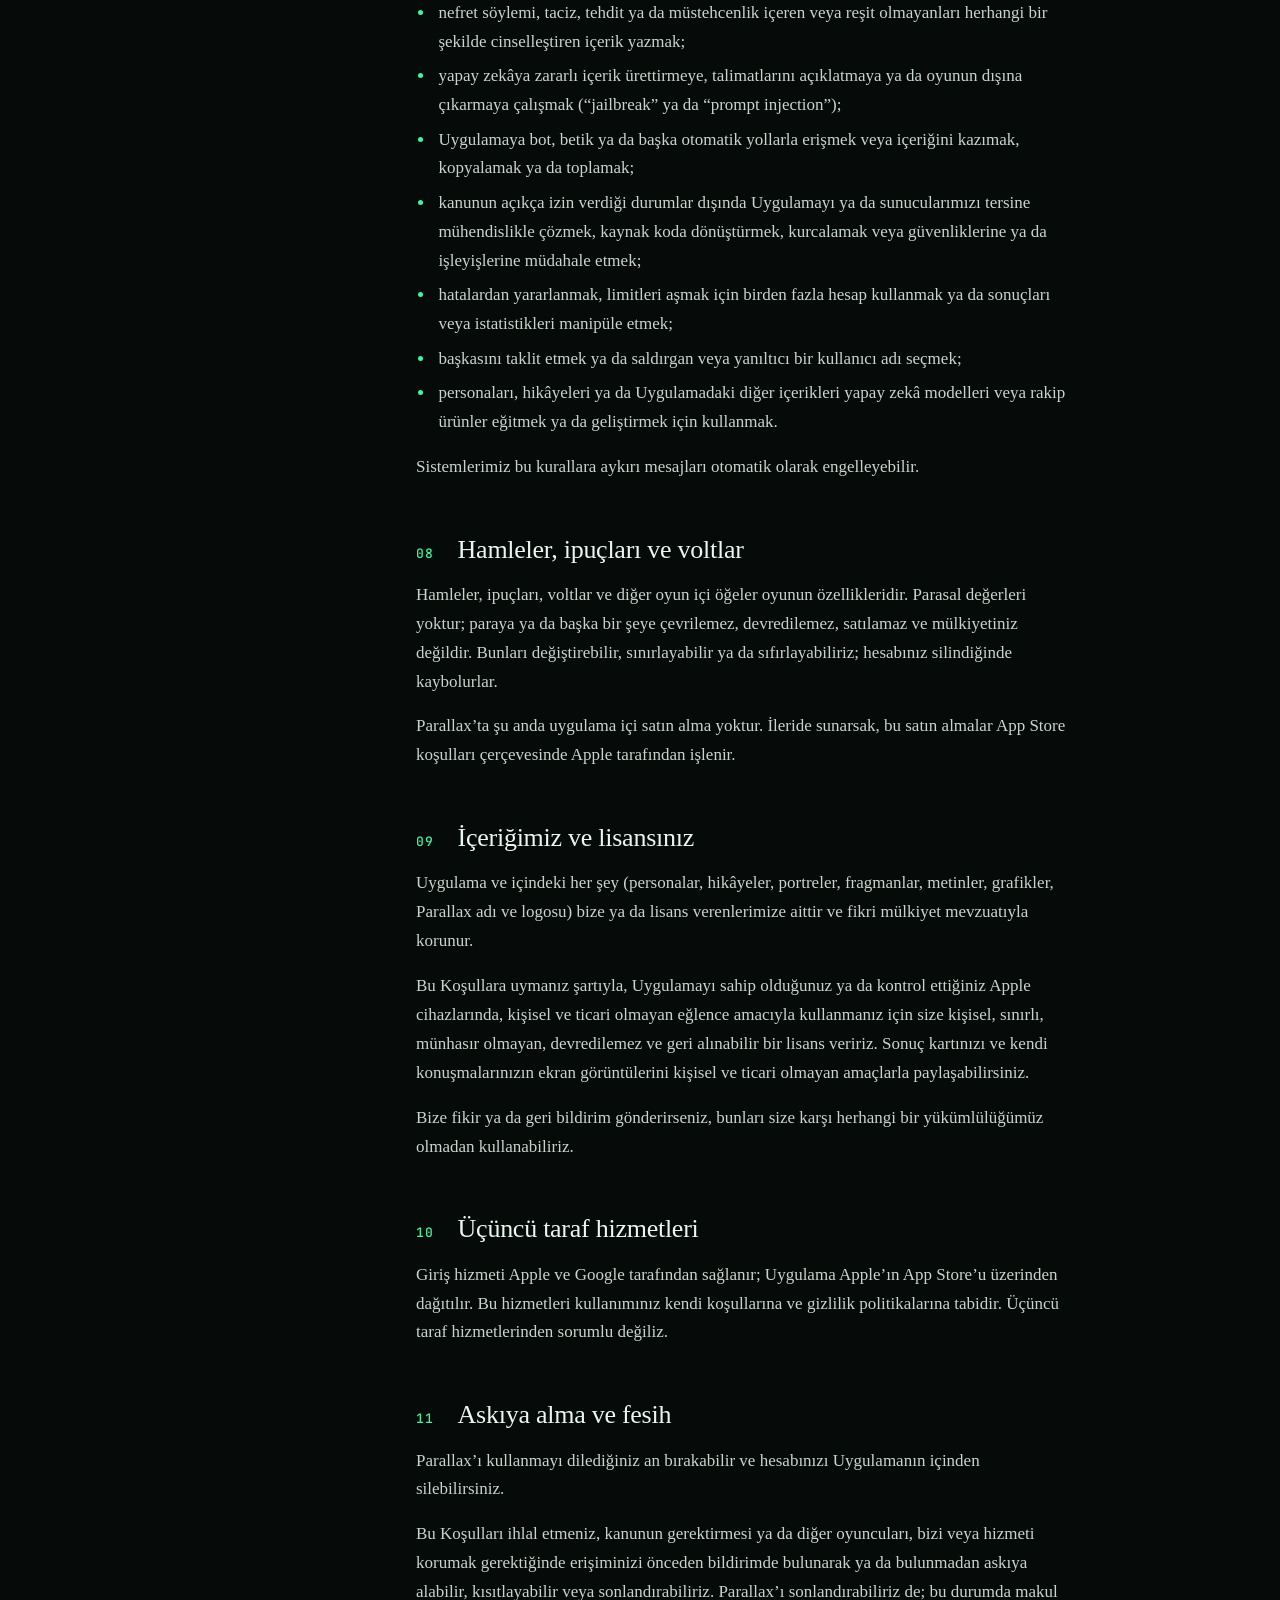
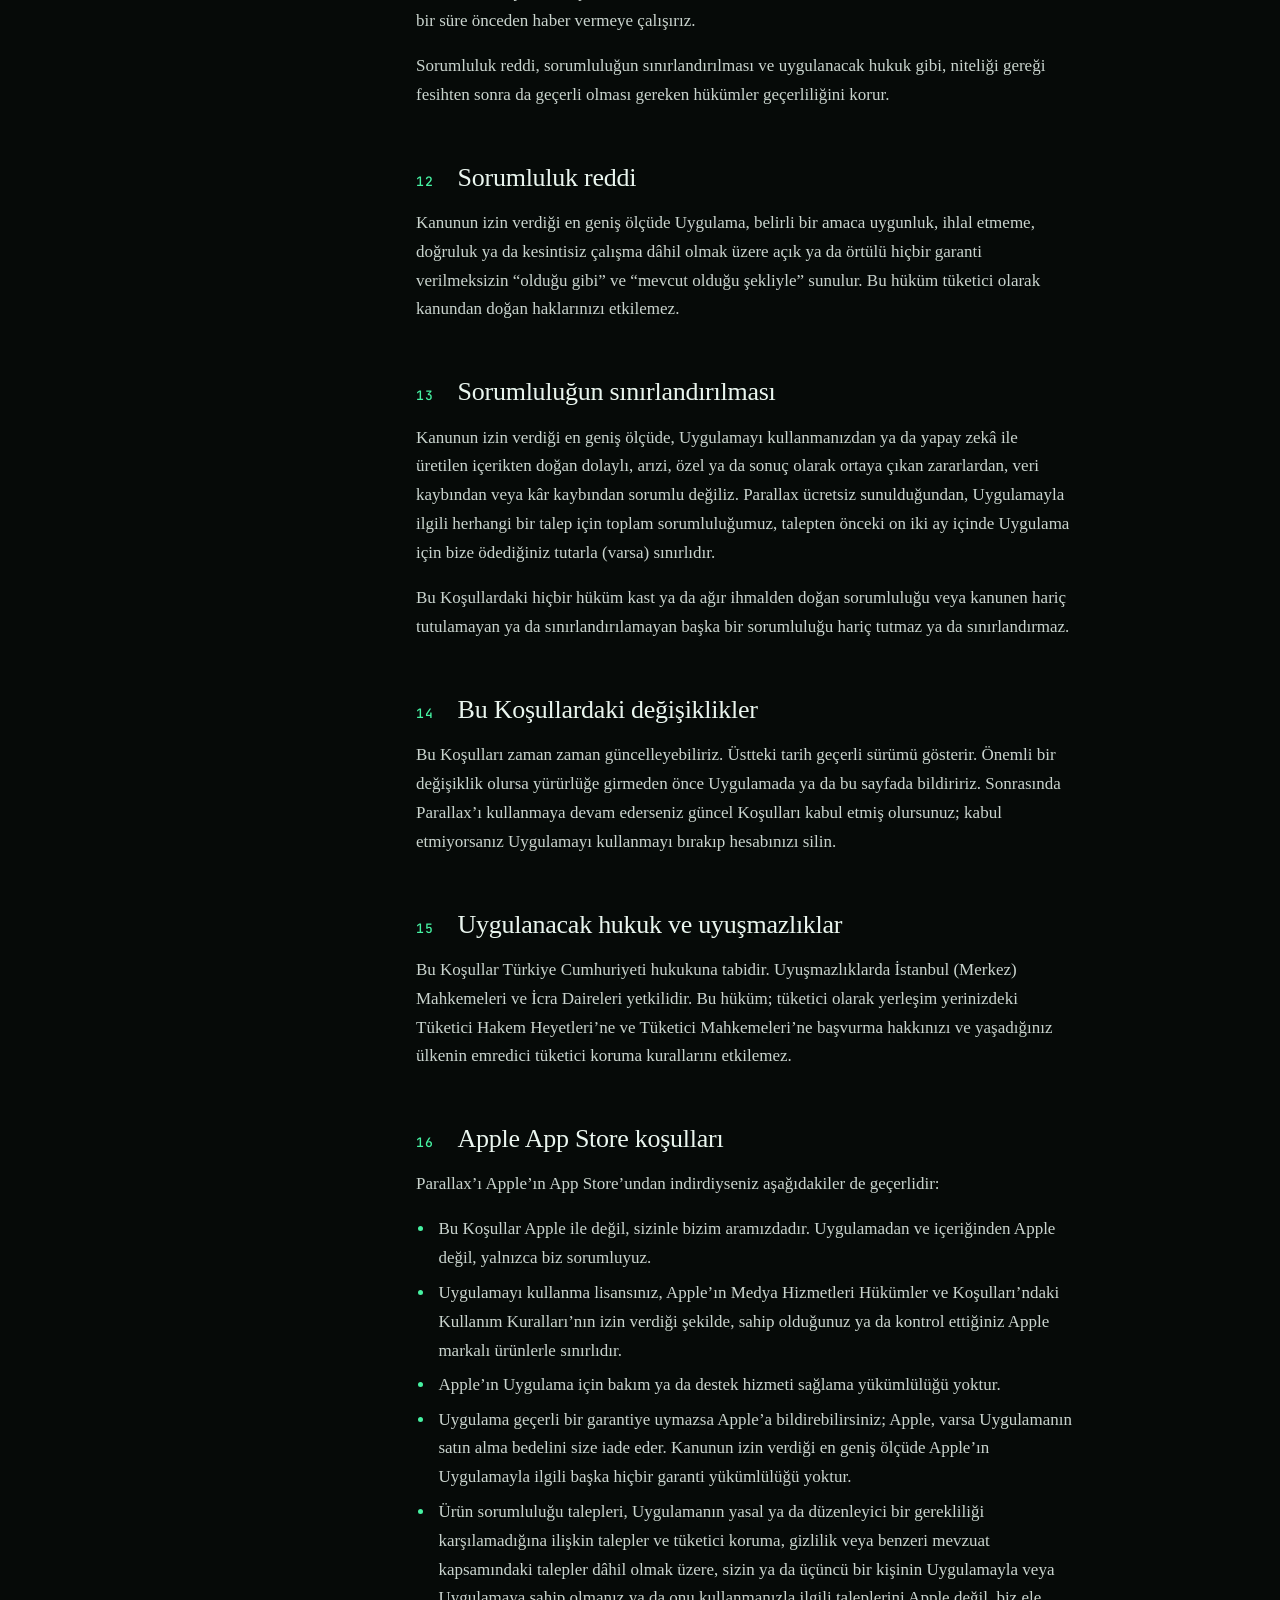
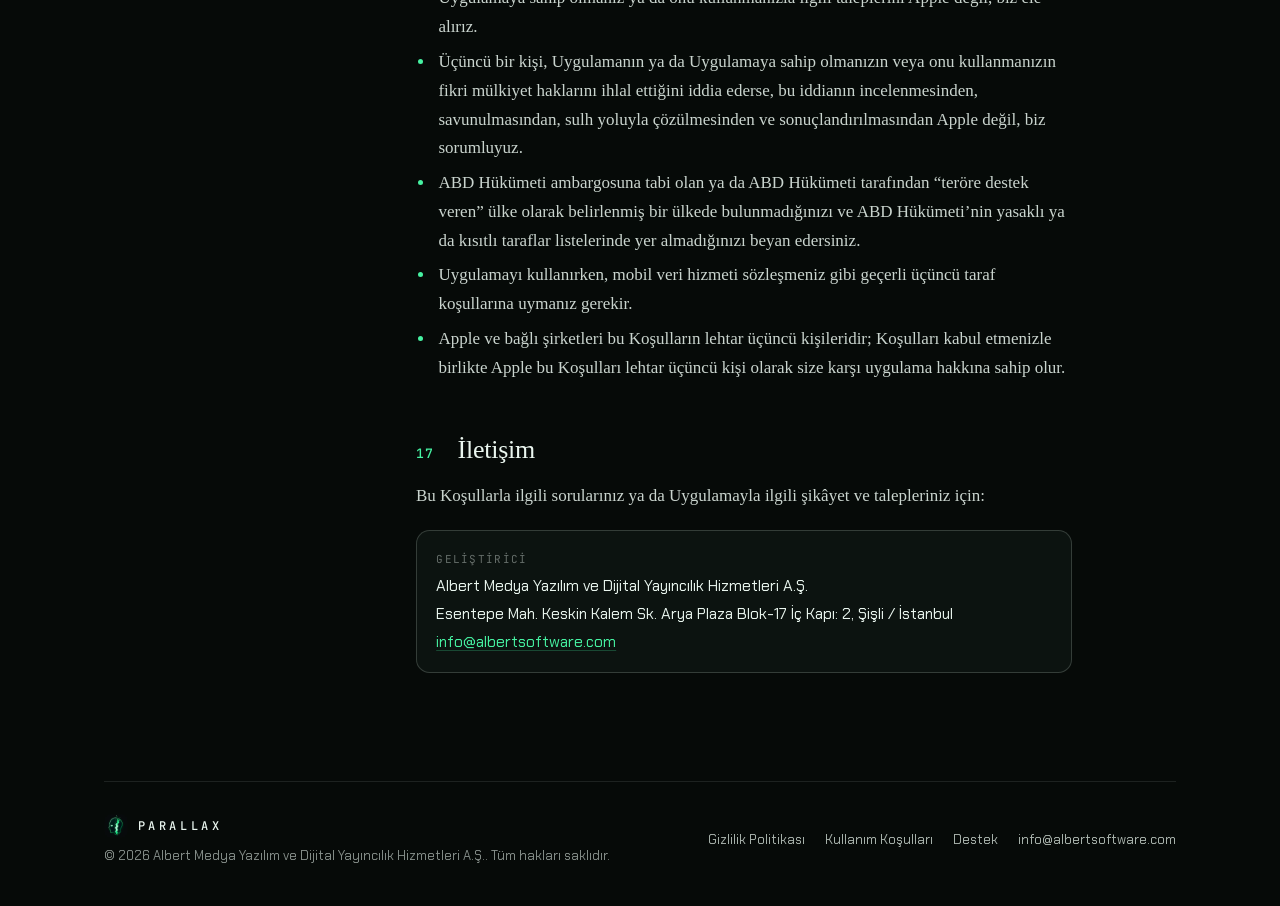
<file: tr/terms/index.html>
<!doctype html>
<html lang="tr">
<head>
  <meta charset="utf-8">
  <meta name="viewport" content="width=device-width, initial-scale=1, viewport-fit=cover">
  <title>Kullanım Koşulları · Parallax</title>
  <meta name="description" content="Parallax&#x27;ı oynamanın kuralları: hesap, yapay zekâ ile üretilen karakterler, kabul edilebilir kullanım ve hakların.">
  <meta name="theme-color" content="#060A08">
  <meta name="color-scheme" content="dark">
  <meta name="format-detection" content="telephone=no">
  <link rel="icon" href="../../assets/favicon-32.png" sizes="32x32" type="image/png">
  <link rel="icon" href="../../assets/favicon-64.png" sizes="64x64" type="image/png">
  <link rel="apple-touch-icon" href="../../assets/apple-touch-icon.png">
  <link rel="alternate" hreflang="tr" href="https://ykavras.github.io/parallax/tr/terms/">
  <link rel="alternate" hreflang="en" href="https://ykavras.github.io/parallax/terms/">
  <link rel="preload" href="../../assets/fonts/chakra-petch-500.woff2" as="font" type="font/woff2" crossorigin>
  <link rel="preload" href="../../assets/fonts/jetbrains-mono-500.woff2" as="font" type="font/woff2" crossorigin>
  <link rel="stylesheet" href="../../assets/style.css">
  <meta property="og:type" content="website">
  <meta property="og:site_name" content="Parallax">
  <meta property="og:title" content="Kullanım Koşulları · Parallax">
  <meta property="og:description" content="Parallax&#x27;ı oynamanın kuralları: hesap, yapay zekâ ile üretilen karakterler, kabul edilebilir kullanım ve hakların.">
  <meta property="og:image" content="https://ykavras.github.io/parallax/assets/og-image.jpg">
  <meta property="og:locale" content="tr_TR">
  <script src="../../assets/site.js" defer></script>
</head>
<body class="page-terms">
  <a class="skip" href="#main">İçeriğe geç</a>
  <div class="wrap">
    <header class="top">
      <a class="brand" href="../../tr/" aria-label="Parallax">
        <img src="../../assets/favicon-64.png" width="28" height="28" alt="">
        <span>PARALLAX</span>
      </a>
      <nav class="nav" aria-label="Sayfalar">
        <a href="../../tr/privacy/">Gizlilik</a>
        <a href="../../tr/terms/" aria-current="page">Koşullar</a>
        <a href="../../tr/support/">Destek</a>
      </nav>
      <div class="lang" role="group" aria-label="Dil">
        <a href="../../terms/" hreflang="en" lang="en" data-lang="en">EN</a>
        <a href="../../tr/terms/" hreflang="tr" lang="tr" aria-current="true" data-lang="tr">TR</a>
      </div>
    </header>
    <main id="main">
      <header class="hero">
        <p class="eyebrow">Hukuki · Kullanım Koşulları</p>
        <h1 class="title ghost">Kullanım Koşulları</h1>
        <p class="lede">Parallax’ı oynamanın kuralları. Konuşmaya başlamadan önce lütfen okuyun.</p>
        <ul class="meta"><li><span>Yürürlük</span> <b>25 Eylül 2026</b></li><li><span>Sürüm</span> <b>1.0</b></li></ul>
      </header>
      <div class="doc">
        <aside class="brief" aria-label="Kısaca">
          <h2>Kısaca</h2>
          <ul>
<li><strong>Personalar kurgusaldır.</strong> Cevapları yapay zekâ tarafından üretilir; yanlış, tuhaf ya da karakter dışı olabilir.</li>
            <li>Bir Apple ya da Google hesabına ihtiyacınız var ve <strong>en az 18 yaşında</strong> olmalısınız.</li>
            <li>Kurallara uyun: yasa dışı, nefret içeren ya da reşit olmayanları cinselleştiren hiçbir şey yok; yapay zekâyı ya da hizmeti bozma girişimi yok.</li>
            <li>Hamleler, ipuçları ve voltlar <strong>parasal değeri olmayan</strong> oyun özellikleridir.</li>
            <li>Hesabınızı uygulamanın içinden dilediğiniz an <strong>silebilirsiniz</strong>.</li>
          </ul>
        </aside>
        <details class="toc" open>
          <summary>İçindekiler</summary>
          <ol>
            <li><a href="#sozlesme">Sözleşme</a></li>
            <li><a href="#kimler-oynayabilir">Kimler oynayabilir</a></li>
            <li><a href="#hesap">Hesabınız</a></li>
            <li><a href="#oyun">Oyun nasıl işler</a></li>
            <li><a href="#yapay-zeka">Yapay zekâ ile üretilen karakterler</a></li>
            <li><a href="#mesajlariniz">Mesajlarınız</a></li>
            <li><a href="#kullanim-kurallari">Kabul edilebilir kullanım</a></li>
            <li><a href="#sanal-ogeler">Hamleler, ipuçları ve voltlar</a></li>
            <li><a href="#fikri-mulkiyet">İçeriğimiz ve lisansınız</a></li>
            <li><a href="#ucuncu-taraflar">Üçüncü taraf hizmetleri</a></li>
            <li><a href="#fesih">Askıya alma ve fesih</a></li>
            <li><a href="#sorumluluk-reddi">Sorumluluk reddi</a></li>
            <li><a href="#sorumlulugun-sinirlandirilmasi">Sorumluluğun sınırlandırılması</a></li>
            <li><a href="#degisiklikler">Bu Koşullardaki değişiklikler</a></li>
            <li><a href="#uygulanacak-hukuk">Uygulanacak hukuk ve uyuşmazlıklar</a></li>
            <li><a href="#apple">Apple App Store koşulları</a></li>
            <li><a href="#iletisim">İletişim</a></li>
          </ol>
        </details>
        <script>if (!matchMedia('(min-width: 64rem)').matches) document.currentScript.previousElementSibling.open = false;</script>
        <article class="prose">
<section id="sozlesme">
            <h2><span class="n">01</span>Sözleşme</h2>
            <p>Bu Kullanım Koşulları (“Koşullar”), sizinle Parallax uygulamasının (“Uygulama”) geliştiricisi Albert Medya Yazılım ve Dijital Yayıncılık Hizmetleri A.Ş. (“biz”) arasındaki sözleşmedir. Uygulamayı indirerek, ona erişerek ya da kullanarak bu Koşulları ve <a href="../../tr/privacy/">Gizlilik Politikası</a>’nı kabul etmiş olursunuz. Kabul etmiyorsanız lütfen Uygulamayı kullanmayın.</p>
          </section>

          <section id="kimler-oynayabilir">
            <h2><span class="n">02</span>Kimler oynayabilir</h2>
            <p>Parallax yetişkinler içindir. Kullanmak için en az <strong>18 yaşında</strong> olmalısınız; yaşadığınız yerde reşit olma yaşı daha yüksekse o yaşa ulaşmış olmanız gerekir.</p>
            <p>Parallax hikâyeleri ilişkiler, ihanet, yas ve sırlar gibi temaları işler; persona cevapları yapay zekâ tarafından anlık üretildiği için öngörülemeyebilir. Kanunun izin vermediği yerlerde Uygulamayı kullanamazsınız.</p>
          </section>

          <section id="hesap">
            <h2><span class="n">03</span>Hesabınız</h2>
            <ul>
              <li>Hesap olmadan da etrafa göz atabilirsiniz. Bir personayla konuşmak için hesap gerekir; hesap, Apple ya da Google ile ilk giriş yaptığınızda açılır.</li>
              <li>Kaydolurken bir kullanıcı adı seçersiniz: 3–32 karakter; harf, rakam ve alt çizgi. Kullanıcı adı saldırgan ya da yanıltıcı olamaz ve başkasını taklit edemez. Bu kurallara uymayan kullanıcı adlarını değiştirebilir ya da kaldırabiliriz.</li>
              <li>Cihazınızı ve Apple ya da Google hesabınızı güvende tutun. Hesabınız altında gerçekleşen işlemlerden siz sorumlusunuz.</li>
              <li>Kişi başına bir hesap. Limitleri ya da kısıtlamaları aşmak için ek hesap açmayın.</li>
            </ul>
          </section>

          <section id="oyun">
            <h2><span class="n">04</span>Oyun nasıl işler</h2>
            <ul>
              <li>Parallax <strong>döngüler</strong> hâlinde işler. Her döngüde tüm oyuncular için sınırlı bir süre boyunca tek bir persona yayındadır. Döngü kapandığında o personayla yapılan konuşmalar sona erer ve yeni bir persona gelir.</li>
              <li><strong>Hamle</strong> hakkınız günlük olarak sınırlıdır. <strong>İpuçları</strong> siz hamle yaptıkça açılır. <strong>Yeniden başla</strong> konuşmanızı siler; kullandığınız hamleler geri gelmez.</li>
              <li>Hedefe ulaştığınızda Uygulama sonucunuzu, oyuncu sayısı ve ortalama hamle sayısı gibi anonim toplamlarla birlikte gösterir.</li>
              <li>Bir konuşmanın hedefe ulaşıp ulaşmadığına otomatik olarak karar verilir ve bu karar zaman zaman kusurlu olabilir. Sonuçlar, istatistikler ve limitler ayarlanabilir ya da düzeltilebilir.</li>
              <li>Kuralları, döngü sürelerini, limitleri, personaları ve özellikleri dilediğimiz zaman değiştirebiliriz. Uygulama internet bağlantısı gerektirir ve zaman zaman erişilemez olabilir.</li>
            </ul>
          </section>

          <section id="yapay-zeka">
            <h2><span class="n">05</span>Yapay zekâ ile üretilen karakterler</h2>
            <p>Her persona <strong>kurgusal bir karakterdir</strong>. Yaşayan ya da ölmüş gerçek kişilerle veya gerçek olaylarla herhangi bir benzerlik tesadüfidir.</p>
            <p>Persona cevapları, her karakterin hikâyesine dayanarak, üçüncü taraf sağlayıcıların çalıştırdığı modeller de dâhil olmak üzere yapay zekâ modelleri tarafından otomatik olarak üretilir. Cevaplar yanlış, tutarsız, karakter dışı ya da zaman zaman uygunsuz olabilir. Önlemler kullanırız, ancak cevapları siz görmeden önce inceleyemeyiz.</p>
            <p>Bir personanın söylediği hiçbir şey profesyonel tavsiye (tıbbi, psikolojik, hukuki, finansal ya da başka türlü) veya gerçek dünyaya dair bir bilgi beyanı değildir. Lütfen bunlara dayanarak hareket etmeyin.</p>
            <p class="note">Parallax bir oyundur, destek hizmeti değildir. Zor bir dönemden geçiyorsanız lütfen güvendiğiniz biriyle konuşun ya da 112 Acil Çağrı Merkezi’ni arayın.</p>
          </section>

          <section id="mesajlariniz">
            <h2><span class="n">06</span>Mesajlarınız</h2>
            <p>Parallax’ta yazdıklarınızın sahibi sizsiniz. Oyunu yürütmek (cevap üretilmesi için yapay zekâ sağlayıcılarımıza iletmek dâhil), Uygulamayı güvende tutmak ve bu Koşulları uygulamak, hataları gidermek ve Parallax’ı geliştirmek için gerektiği ölçüde mesajlarınızı saklamamız, işlememiz, kopyalamamız ve iletmemiz için bize dünya çapında, münhasır olmayan ve bedelsiz bir lisans verirsiniz. Bu lisans, kanunen saklamakla yükümlü olduğumuz kopyalar dışında, mesajlarınız silindiğinde sona erer.</p>
            <p>Yazdıklarınızdan siz sorumlusunuz. Lütfen kendinize ya da başkalarına ait kişisel bilgileri yazmayın; sağlık verileri, şifreler ya da finansal bilgiler gibi hassas bilgileri asla paylaşmayın. Personaların bunlara ihtiyacı yok.</p>
          </section>

          <section id="kullanim-kurallari">
            <h2><span class="n">07</span>Kabul edilebilir kullanım</h2>
            <p>Şunları yapmayacağınızı kabul edersiniz:</p>
            <ul>
              <li>Uygulamayı yasa dışı herhangi bir amaçla ya da yasa dışı faaliyetleri teşvik etmek için kullanmak;</li>
              <li>nefret söylemi, taciz, tehdit ya da müstehcenlik içeren veya reşit olmayanları herhangi bir şekilde cinselleştiren içerik yazmak;</li>
              <li>yapay zekâya zararlı içerik ürettirmeye, talimatlarını açıklatmaya ya da oyunun dışına çıkarmaya çalışmak (“jailbreak” ya da “prompt injection”);</li>
              <li>Uygulamaya bot, betik ya da başka otomatik yollarla erişmek veya içeriğini kazımak, kopyalamak ya da toplamak;</li>
              <li>kanunun açıkça izin verdiği durumlar dışında Uygulamayı ya da sunucularımızı tersine mühendislikle çözmek, kaynak koda dönüştürmek, kurcalamak veya güvenliklerine ya da işleyişlerine müdahale etmek;</li>
              <li>hatalardan yararlanmak, limitleri aşmak için birden fazla hesap kullanmak ya da sonuçları veya istatistikleri manipüle etmek;</li>
              <li>başkasını taklit etmek ya da saldırgan veya yanıltıcı bir kullanıcı adı seçmek;</li>
              <li>personaları, hikâyeleri ya da Uygulamadaki diğer içerikleri yapay zekâ modelleri veya rakip ürünler eğitmek ya da geliştirmek için kullanmak.</li>
            </ul>
            <p>Sistemlerimiz bu kurallara aykırı mesajları otomatik olarak engelleyebilir.</p>
          </section>

          <section id="sanal-ogeler">
            <h2><span class="n">08</span>Hamleler, ipuçları ve voltlar</h2>
            <p>Hamleler, ipuçları, voltlar ve diğer oyun içi öğeler oyunun özellikleridir. Parasal değerleri yoktur; paraya ya da başka bir şeye çevrilemez, devredilemez, satılamaz ve mülkiyetiniz değildir. Bunları değiştirebilir, sınırlayabilir ya da sıfırlayabiliriz; hesabınız silindiğinde kaybolurlar.</p>
            <p>Parallax’ta şu anda uygulama içi satın alma yoktur. İleride sunarsak, bu satın almalar App Store koşulları çerçevesinde Apple tarafından işlenir.</p>
          </section>

          <section id="fikri-mulkiyet">
            <h2><span class="n">09</span>İçeriğimiz ve lisansınız</h2>
            <p>Uygulama ve içindeki her şey (personalar, hikâyeler, portreler, fragmanlar, metinler, grafikler, Parallax adı ve logosu) bize ya da lisans verenlerimize aittir ve fikri mülkiyet mevzuatıyla korunur.</p>
            <p>Bu Koşullara uymanız şartıyla, Uygulamayı sahip olduğunuz ya da kontrol ettiğiniz Apple cihazlarında, kişisel ve ticari olmayan eğlence amacıyla kullanmanız için size kişisel, sınırlı, münhasır olmayan, devredilemez ve geri alınabilir bir lisans veririz. Sonuç kartınızı ve kendi konuşmalarınızın ekran görüntülerini kişisel ve ticari olmayan amaçlarla paylaşabilirsiniz.</p>
            <p>Bize fikir ya da geri bildirim gönderirseniz, bunları size karşı herhangi bir yükümlülüğümüz olmadan kullanabiliriz.</p>
          </section>

          <section id="ucuncu-taraflar">
            <h2><span class="n">10</span>Üçüncü taraf hizmetleri</h2>
            <p>Giriş hizmeti Apple ve Google tarafından sağlanır; Uygulama Apple’ın App Store’u üzerinden dağıtılır. Bu hizmetleri kullanımınız kendi koşullarına ve gizlilik politikalarına tabidir. Üçüncü taraf hizmetlerinden sorumlu değiliz.</p>
          </section>

          <section id="fesih">
            <h2><span class="n">11</span>Askıya alma ve fesih</h2>
            <p>Parallax’ı kullanmayı dilediğiniz an bırakabilir ve hesabınızı Uygulamanın içinden silebilirsiniz.</p>
            <p>Bu Koşulları ihlal etmeniz, kanunun gerektirmesi ya da diğer oyuncuları, bizi veya hizmeti korumak gerektiğinde erişiminizi önceden bildirimde bulunarak ya da bulunmadan askıya alabilir, kısıtlayabilir veya sonlandırabiliriz. Parallax’ı sonlandırabiliriz de; bu durumda makul bir süre önceden haber vermeye çalışırız.</p>
            <p>Sorumluluk reddi, sorumluluğun sınırlandırılması ve uygulanacak hukuk gibi, niteliği gereği fesihten sonra da geçerli olması gereken hükümler geçerliliğini korur.</p>
          </section>

          <section id="sorumluluk-reddi">
            <h2><span class="n">12</span>Sorumluluk reddi</h2>
            <p>Kanunun izin verdiği en geniş ölçüde Uygulama, belirli bir amaca uygunluk, ihlal etmeme, doğruluk ya da kesintisiz çalışma dâhil olmak üzere açık ya da örtülü hiçbir garanti verilmeksizin “olduğu gibi” ve “mevcut olduğu şekliyle” sunulur. Bu hüküm tüketici olarak kanundan doğan haklarınızı etkilemez.</p>
          </section>

          <section id="sorumlulugun-sinirlandirilmasi">
            <h2><span class="n">13</span>Sorumluluğun sınırlandırılması</h2>
            <p>Kanunun izin verdiği en geniş ölçüde, Uygulamayı kullanmanızdan ya da yapay zekâ ile üretilen içerikten doğan dolaylı, arızi, özel ya da sonuç olarak ortaya çıkan zararlardan, veri kaybından veya kâr kaybından sorumlu değiliz. Parallax ücretsiz sunulduğundan, Uygulamayla ilgili herhangi bir talep için toplam sorumluluğumuz, talepten önceki on iki ay içinde Uygulama için bize ödediğiniz tutarla (varsa) sınırlıdır.</p>
            <p>Bu Koşullardaki hiçbir hüküm kast ya da ağır ihmalden doğan sorumluluğu veya kanunen hariç tutulamayan ya da sınırlandırılamayan başka bir sorumluluğu hariç tutmaz ya da sınırlandırmaz.</p>
          </section>

          <section id="degisiklikler">
            <h2><span class="n">14</span>Bu Koşullardaki değişiklikler</h2>
            <p>Bu Koşulları zaman zaman güncelleyebiliriz. Üstteki tarih geçerli sürümü gösterir. Önemli bir değişiklik olursa yürürlüğe girmeden önce Uygulamada ya da bu sayfada bildiririz. Sonrasında Parallax’ı kullanmaya devam ederseniz güncel Koşulları kabul etmiş olursunuz; kabul etmiyorsanız Uygulamayı kullanmayı bırakıp hesabınızı silin.</p>
          </section>

          <section id="uygulanacak-hukuk">
            <h2><span class="n">15</span>Uygulanacak hukuk ve uyuşmazlıklar</h2>
            <p>Bu Koşullar Türkiye Cumhuriyeti hukukuna tabidir. Uyuşmazlıklarda İstanbul (Merkez) Mahkemeleri ve İcra Daireleri yetkilidir. Bu hüküm; tüketici olarak yerleşim yerinizdeki Tüketici Hakem Heyetleri’ne ve Tüketici Mahkemeleri’ne başvurma hakkınızı ve yaşadığınız ülkenin emredici tüketici koruma kurallarını etkilemez.</p>
          </section>

          <section id="apple">
            <h2><span class="n">16</span>Apple App Store koşulları</h2>
            <p>Parallax’ı Apple’ın App Store’undan indirdiyseniz aşağıdakiler de geçerlidir:</p>
            <ul>
              <li>Bu Koşullar Apple ile değil, sizinle bizim aramızdadır. Uygulamadan ve içeriğinden Apple değil, yalnızca biz sorumluyuz.</li>
              <li>Uygulamayı kullanma lisansınız, Apple’ın Medya Hizmetleri Hükümler ve Koşulları’ndaki Kullanım Kuralları’nın izin verdiği şekilde, sahip olduğunuz ya da kontrol ettiğiniz Apple markalı ürünlerle sınırlıdır.</li>
              <li>Apple’ın Uygulama için bakım ya da destek hizmeti sağlama yükümlülüğü yoktur.</li>
              <li>Uygulama geçerli bir garantiye uymazsa Apple’a bildirebilirsiniz; Apple, varsa Uygulamanın satın alma bedelini size iade eder. Kanunun izin verdiği en geniş ölçüde Apple’ın Uygulamayla ilgili başka hiçbir garanti yükümlülüğü yoktur.</li>
              <li>Ürün sorumluluğu talepleri, Uygulamanın yasal ya da düzenleyici bir gerekliliği karşılamadığına ilişkin talepler ve tüketici koruma, gizlilik veya benzeri mevzuat kapsamındaki talepler dâhil olmak üzere, sizin ya da üçüncü bir kişinin Uygulamayla veya Uygulamaya sahip olmanız ya da onu kullanmanızla ilgili taleplerini Apple değil, biz ele alırız.</li>
              <li>Üçüncü bir kişi, Uygulamanın ya da Uygulamaya sahip olmanızın veya onu kullanmanızın fikri mülkiyet haklarını ihlal ettiğini iddia ederse, bu iddianın incelenmesinden, savunulmasından, sulh yoluyla çözülmesinden ve sonuçlandırılmasından Apple değil, biz sorumluyuz.</li>
              <li>ABD Hükümeti ambargosuna tabi olan ya da ABD Hükümeti tarafından “teröre destek veren” ülke olarak belirlenmiş bir ülkede bulunmadığınızı ve ABD Hükümeti’nin yasaklı ya da kısıtlı taraflar listelerinde yer almadığınızı beyan edersiniz.</li>
              <li>Uygulamayı kullanırken, mobil veri hizmeti sözleşmeniz gibi geçerli üçüncü taraf koşullarına uymanız gerekir.</li>
              <li>Apple ve bağlı şirketleri bu Koşulların lehtar üçüncü kişileridir; Koşulları kabul etmenizle birlikte Apple bu Koşulları lehtar üçüncü kişi olarak size karşı uygulama hakkına sahip olur.</li>
            </ul>
          </section>

          <section id="iletisim">
            <h2><span class="n">17</span>İletişim</h2>
            <p>Bu Koşullarla ilgili sorularınız ya da Uygulamayla ilgili şikâyet ve talepleriniz için:</p>
            <div class="contact">
              <b>Geliştirici</b>
              <span>Albert Medya Yazılım ve Dijital Yayıncılık Hizmetleri A.Ş.</span>
              <span>Esentepe Mah. Keskin Kalem Sk. Arya Plaza Blok-17 İç Kapı: 2, Şişli / İstanbul</span>
              <a href="mailto:info@albertsoftware.com">info@albertsoftware.com</a>
            </div>
          </section>
        </article>
      </div>
    </main>
    <footer class="foot">
      <div class="row">
        <span class="mark"><img src="../../assets/favicon-64.png" width="24" height="24" alt="">PARALLAX</span>
        <span>© 2026 Albert Medya Yazılım ve Dijital Yayıncılık Hizmetleri A.Ş.. Tüm hakları saklıdır.</span>
      </div>
      <div class="row">
        <a href="../../tr/privacy/">Gizlilik Politikası</a>
        <a href="../../tr/terms/">Kullanım Koşulları</a>
        <a href="../../tr/support/">Destek</a>
        <a href="mailto:info@albertsoftware.com">info@albertsoftware.com</a>
      </div>
    </footer>
  </div>
</body>
</html>
</file>
<file: assets/style.css>
/* Parallax — legal & support site.
   Tokens mirror the app (src/theme.ts): ink #060A08, sheet #0C1310,
   paper #EAF6EF, signal #46F2A2; Georgia for the voice, Chakra Petch for UI,
   JetBrains Mono for labels and numbers. Fonts are self-hosted (no third-party
   requests from a privacy page). */

@font-face { font-family: "Chakra Petch"; src: url("fonts/chakra-petch-400.woff2") format("woff2"); font-weight: 400; font-style: normal; font-display: swap; }
@font-face { font-family: "Chakra Petch"; src: url("fonts/chakra-petch-500.woff2") format("woff2"); font-weight: 500; font-style: normal; font-display: swap; }
@font-face { font-family: "Chakra Petch"; src: url("fonts/chakra-petch-600.woff2") format("woff2"); font-weight: 600; font-style: normal; font-display: swap; }
@font-face { font-family: "JetBrains Mono"; src: url("fonts/jetbrains-mono-400.woff2") format("woff2"); font-weight: 400; font-style: normal; font-display: swap; }
@font-face { font-family: "JetBrains Mono"; src: url("fonts/jetbrains-mono-500.woff2") format("woff2"); font-weight: 500; font-style: normal; font-display: swap; }

:root {
  --ink: #060A08;
  --sheet: #0C1310;
  --paper: #EAF6EF;
  --signal: #46F2A2;

  --paper-86: rgba(234, 246, 239, .86);
  --paper-72: rgba(234, 246, 239, .72);
  --paper-56: rgba(234, 246, 239, .56);
  --paper-40: rgba(234, 246, 239, .40);
  --line: rgba(234, 246, 239, .10);
  --line-strong: rgba(234, 246, 239, .18);
  --signal-60: rgba(70, 242, 162, .60);
  --signal-24: rgba(70, 242, 162, .24);
  --signal-10: rgba(70, 242, 162, .10);

  --serif: Georgia, "Iowan Old Style", "Noto Serif", "Times New Roman", serif;
  --sans: "Chakra Petch", ui-sans-serif, system-ui, -apple-system, "Segoe UI", sans-serif;
  --mono: "JetBrains Mono", ui-monospace, "SF Mono", Menlo, Consolas, monospace;

  --gutter: 1rem;
  --measure: 41rem;
  --ease-align: cubic-bezier(.6, 0, .1, 1);
  --ease-layer: cubic-bezier(.2, .7, .2, 1);

  color-scheme: dark;
}

*, *::before, *::after { box-sizing: border-box; }

html {
  background: var(--ink);
  -webkit-text-size-adjust: 100%;
  text-size-adjust: 100%;
  scroll-behavior: smooth;
  scroll-padding-top: 1.5rem;
}

body {
  margin: 0;
  min-height: 100vh;
  background: var(--ink);
  color: var(--paper);
  font-family: var(--serif);
  font-size: 1.0625rem;
  line-height: 1.7;
  font-kerning: normal;
  overflow-x: hidden;
  -webkit-font-smoothing: antialiased;
  -moz-osx-font-smoothing: grayscale;
}

/* Ink atmosphere: a faint wireframe grid (the icon's mesh) under a single
   emerald glow, both fading out before the text starts. Decorative only. */
body::before {
  content: "";
  position: fixed;
  inset: 0;
  z-index: -1;
  pointer-events: none;
  background:
    radial-gradient(56rem 28rem at 78% -8%, rgba(70, 242, 162, .085), transparent 62%),
    linear-gradient(rgba(234, 246, 239, .028) 1px, transparent 1px) 0 0 / 44px 44px,
    linear-gradient(90deg, rgba(234, 246, 239, .028) 1px, transparent 1px) 0 0 / 44px 44px;
  -webkit-mask-image: linear-gradient(to bottom, #000 0, rgba(0, 0, 0, .55) 22rem, transparent 38rem);
  mask-image: linear-gradient(to bottom, #000 0, rgba(0, 0, 0, .55) 22rem, transparent 38rem);
}

::selection { background: var(--signal); color: var(--ink); }

a { color: var(--signal); text-decoration: underline; text-decoration-color: var(--signal-24); text-underline-offset: .2em; text-decoration-thickness: 1px; transition: text-decoration-color .2s; }
a:hover { text-decoration-color: var(--signal); }
a:focus-visible, summary:focus-visible, button:focus-visible { outline: 2px solid var(--signal); outline-offset: 3px; border-radius: 4px; }

.skip {
  position: absolute; left: -999px; top: .75rem; z-index: 10;
  padding: .5rem .85rem; border-radius: 999px;
  background: var(--signal); color: var(--ink);
  font: 500 .875rem/1 var(--sans); text-decoration: none;
}
.skip:focus { left: .75rem; }

.wrap { width: 100%; max-width: 72rem; margin: 0 auto; padding: 0 var(--gutter); }

/* ---------------------------------------------------------------- top bar */

.top {
  display: flex;
  flex-wrap: wrap;
  align-items: center;
  justify-content: space-between;
  gap: .75rem 1.5rem;
  padding: 1.25rem 0 1rem;
}

.brand {
  display: inline-flex;
  align-items: center;
  gap: .6rem;
  color: var(--paper);
  text-decoration: none;
  font: 500 .8125rem/1 var(--mono);
  letter-spacing: .32em;
}
.brand img { width: 1.75rem; height: 1.75rem; border-radius: .45rem; }
.brand span { text-shadow: -.14em 0 0 var(--signal-60); }

.nav {
  order: 3;
  display: flex;
  gap: .25rem;
  width: 100%;
  margin: 0 -.5rem;
  overflow-x: auto;
  scrollbar-width: none;
}
.nav::-webkit-scrollbar { display: none; }
.nav a {
  flex: none;
  padding: .45rem .5rem;
  color: var(--paper-56);
  text-decoration: none;
  font: 500 .9375rem/1 var(--sans);
  letter-spacing: .01em;
  border-bottom: 1px solid transparent;
  transition: color .2s;
}
.nav a:hover { color: var(--paper); }
.nav a[aria-current="page"] { color: var(--paper); border-bottom-color: var(--signal); }

.lang {
  display: inline-flex;
  padding: .2rem;
  border: 1px solid var(--line-strong);
  border-radius: 999px;
}
.lang a {
  min-width: 2.6rem;
  padding: .38rem .7rem;
  border-radius: 999px;
  color: var(--paper-56);
  text-align: center;
  text-decoration: none;
  font: 500 .75rem/1 var(--mono);
  letter-spacing: .12em;
}
.lang a:hover { color: var(--paper); }
.lang a[aria-current="true"] { background: var(--paper); color: var(--ink); }

/* ---------------------------------------------------------------- hero */

.hero { padding: 3rem 0 2.25rem; border-bottom: 1px solid var(--line); }

.eyebrow {
  margin: 0 0 1.1rem;
  color: var(--signal);
  font: 500 .75rem/1.4 var(--mono);
  letter-spacing: .22em;
  text-transform: uppercase;
}

.title {
  margin: 0;
  max-width: 14ch;
  font-family: var(--serif);
  font-weight: 400;
  font-size: clamp(2.6rem, 11vw, 4.75rem);
  line-height: 1.02;
  letter-spacing: -.02em;
  text-wrap: balance;
}

/* The app's ghost: a green copy of the headline, offset like a misaligned
   parallax layer. It slides in and settles (the "align" curve from the app). */
.ghost { text-shadow: -.055em 0 0 var(--signal-60); animation: ghost-align 1.4s var(--ease-align) both; }
@keyframes ghost-align {
  from { text-shadow: -.42em 0 0 rgba(70, 242, 162, 0); }
  to   { text-shadow: -.055em 0 0 var(--signal-60); }
}

.lede {
  max-width: 34rem;
  margin: 1.4rem 0 0;
  color: var(--paper-72);
  font-size: 1.125rem;
  line-height: 1.6;
}

.meta {
  display: flex;
  flex-wrap: wrap;
  gap: .5rem 1.5rem;
  margin: 1.75rem 0 0;
  padding: 0;
  list-style: none;
  color: var(--paper-56);
  font: 400 .75rem/1.4 var(--mono);
  letter-spacing: .08em;
  text-transform: uppercase;
}
.meta b { color: var(--paper); font-weight: 500; }

/* ---------------------------------------------------------------- document */

.doc { padding: 2rem 0 4rem; }

.brief {
  position: relative;
  margin: 0 0 2.5rem;
  padding: 1.35rem 1.25rem 1.1rem;
  border: 1px solid var(--line-strong);
  border-radius: 1rem;
  background: linear-gradient(180deg, rgba(70, 242, 162, .05), rgba(70, 242, 162, 0) 70%), var(--sheet);
}
.brief h2 {
  margin: 0 0 .9rem;
  color: var(--signal);
  font: 500 .75rem/1.4 var(--mono);
  letter-spacing: .22em;
  text-transform: uppercase;
}
.brief ul { margin: 0; padding: 0; list-style: none; }
.brief li {
  position: relative;
  padding: .55rem 0 .55rem 1.35rem;
  border-top: 1px solid var(--line);
  color: var(--paper-86);
  font: 400 1rem/1.5 var(--sans);
}
.brief li:first-child { border-top: 0; padding-top: 0; }
.brief li::before {
  content: "";
  position: absolute;
  left: .1rem;
  top: 1.12em;
  width: .5rem;
  height: 1px;
  background: var(--signal);
}
.brief li:first-child::before { top: .6em; }
.brief strong { color: var(--paper); font-weight: 600; }

/* Table of contents: collapsible on phones, a sticky rail on wide screens. */
.toc {
  margin: 0 0 2.5rem;
  border: 1px solid var(--line);
  border-radius: 1rem;
}
.toc summary {
  display: flex;
  align-items: center;
  justify-content: space-between;
  padding: 1rem 1.25rem;
  cursor: pointer;
  list-style: none;
  color: var(--paper-72);
  font: 500 .75rem/1 var(--mono);
  letter-spacing: .22em;
  text-transform: uppercase;
}
.toc summary::-webkit-details-marker { display: none; }
.toc summary::after {
  content: "";
  width: .5rem;
  height: .5rem;
  margin-right: .2rem;
  border-right: 1.5px solid currentColor;
  border-bottom: 1.5px solid currentColor;
  transform: translateY(-25%) rotate(45deg);
  transition: transform .3s var(--ease-layer);
}
.toc[open] summary::after { transform: translateY(15%) rotate(-135deg); }
.toc ol { margin: 0; padding: 0 1.25rem 1rem; list-style: none; counter-reset: toc; }
.toc li { counter-increment: toc; }
.toc a {
  display: grid;
  grid-template-columns: 2.1rem 1fr;
  padding: .42rem 0;
  color: var(--paper-72);
  text-decoration: none;
  font: 400 .9375rem/1.35 var(--sans);
  transition: color .2s;
}
.toc a::before {
  content: counter(toc, decimal-leading-zero);
  color: var(--paper-40);
  font: 400 .75rem/1.8 var(--mono);
}
.toc a:hover, .toc a.is-active { color: var(--paper); }
.toc a.is-active::before { color: var(--signal); }

.prose { max-width: var(--measure); }
.prose > section { padding-top: .5rem; margin-bottom: 2.75rem; }
.prose h2 {
  display: grid;
  grid-template-columns: 2.6rem 1fr;
  align-items: baseline;
  margin: 0 0 1rem;
  font-family: var(--serif);
  font-weight: 400;
  font-size: 1.625rem;
  line-height: 1.2;
  letter-spacing: -.01em;
  text-wrap: balance;
}
.prose h2 .n {
  color: var(--signal);
  font: 500 .8125rem/1 var(--mono);
  letter-spacing: .06em;
}
.prose h3 {
  margin: 1.75rem 0 .5rem;
  color: var(--paper);
  font: 600 .8125rem/1.4 var(--sans);
  letter-spacing: .14em;
  text-transform: uppercase;
}
.prose p, .prose ul, .prose ol { margin: 0 0 1rem; color: var(--paper-86); }
.prose ul, .prose ol { padding-left: 1.2rem; }
.prose li { margin: .35rem 0; padding-left: .2rem; }
.prose li::marker { color: var(--signal); }
.prose strong { color: var(--paper); font-weight: 700; }
.prose em { color: var(--paper); }

/* Data cards: what / why / how long — a table that survives a phone. */
.cards { display: grid; gap: .75rem; margin: 1.25rem 0 1.5rem; }
.card {
  padding: 1rem 1.1rem;
  border: 1px solid var(--line);
  border-radius: .85rem;
  background: rgba(12, 19, 16, .72);
}
.card h4 {
  margin: 0 0 .4rem;
  color: var(--paper);
  font: 600 1rem/1.35 var(--sans);
}
.prose .card p { margin: 0; color: var(--paper-86); font: 400 .9375rem/1.55 var(--sans); }
.prose .card p + p { margin-top: .5rem; }
.prose .card .aside { color: var(--paper-56); }

.note {
  margin: 1.25rem 0;
  padding: .9rem 1.1rem;
  border-left: 2px solid var(--signal);
  border-radius: 0 .6rem .6rem 0;
  background: var(--signal-10);
  color: var(--paper);
  font: 400 .96875rem/1.55 var(--sans);
}

.steps { counter-reset: step; list-style: none; padding: 0 !important; }
.steps li { counter-increment: step; position: relative; padding-left: 2.4rem !important; }
.steps li::before {
  content: counter(step);
  position: absolute;
  left: 0;
  top: .1rem;
  width: 1.6rem;
  height: 1.6rem;
  display: grid;
  place-items: center;
  border: 1px solid var(--signal-24);
  border-radius: 50%;
  color: var(--signal);
  font: 500 .75rem/1 var(--mono);
}

.contact {
  display: grid;
  gap: .25rem;
  margin: 1.25rem 0;
  padding: 1.1rem 1.2rem;
  border: 1px solid var(--line-strong);
  border-radius: .85rem;
  background: var(--sheet);
  font: 400 .96875rem/1.55 var(--sans);
}
.contact b { color: var(--paper-40); font: 400 .6875rem/1.9 var(--mono); letter-spacing: .12em; text-transform: uppercase; }

/* FAQ (support page) */
.faq { border-top: 1px solid var(--line); }
.faq details { border-bottom: 1px solid var(--line); }
.faq summary {
  position: relative;
  padding: 1.05rem 2.25rem 1.05rem 0;
  cursor: pointer;
  list-style: none;
  color: var(--paper);
  font: 500 1.0625rem/1.45 var(--sans);
}
.faq summary::-webkit-details-marker { display: none; }
.faq summary::after {
  content: "+";
  position: absolute;
  right: .25rem;
  top: .95rem;
  color: var(--signal);
  font: 400 1.25rem/1 var(--mono);
  transition: transform .3s var(--ease-layer);
}
.faq details[open] summary::after { transform: rotate(45deg); }
.faq details > div { padding: 0 0 1.1rem; }
.faq details > div > :last-child { margin-bottom: 0; }

/* ---------------------------------------------------------------- landing */

.landing { padding: 3.5rem 0 1rem; }
.landing .icon { width: 5.5rem; height: 5.5rem; border-radius: 1.25rem; box-shadow: 0 0 0 1px var(--line), 0 1.5rem 4rem -1rem rgba(70, 242, 162, .28); }
.wordmark {
  margin: 2.25rem 0 0;
  font: 500 clamp(2.2rem, 12vw, 5.5rem)/1 var(--mono);
  letter-spacing: .18em;
  margin-right: -.18em;
}
.landing .lede { font-size: 1.25rem; max-width: 30rem; }

.tiles { display: grid; gap: .75rem; margin: 3rem 0 4rem; }
.tile {
  display: grid;
  gap: .35rem;
  padding: 1.25rem 1.25rem 1.2rem;
  border: 1px solid var(--line-strong);
  border-radius: 1rem;
  background: var(--sheet);
  color: var(--paper);
  text-decoration: none;
  transition: border-color .25s, transform .25s var(--ease-layer);
}
.tile:hover { border-color: var(--signal-60); transform: translateY(-2px); }
.tile .k { color: var(--signal); font: 500 .6875rem/1.4 var(--mono); letter-spacing: .2em; text-transform: uppercase; }
.tile .t { font: 400 1.5rem/1.2 var(--serif); }
.tile .d { color: var(--paper-56); font: 400 .9375rem/1.45 var(--sans); }

/* ---------------------------------------------------------------- footer */

.foot {
  display: grid;
  gap: 1.25rem;
  padding: 2rem 0 2.5rem;
  border-top: 1px solid var(--line);
  color: var(--paper-56);
  font: 400 .8125rem/1.6 var(--sans);
}
.foot .row { display: flex; flex-wrap: wrap; align-items: center; gap: .5rem 1.25rem; }
.foot a { color: var(--paper-72); text-decoration: none; }
.foot a:hover { color: var(--paper); }
.foot .mark { display: inline-flex; align-items: center; gap: .6rem; color: var(--paper); font: 500 .75rem/1 var(--mono); letter-spacing: .3em; }
.foot .mark img { width: 1.5rem; height: 1.5rem; border-radius: .4rem; }

/* ---------------------------------------------------------------- wider screens */

@media (min-width: 40rem) {
  :root { --gutter: 1.5rem; }
  .hero { padding: 4.5rem 0 3rem; }
  .cards.two { grid-template-columns: 1fr 1fr; }
  .tiles { grid-template-columns: repeat(3, 1fr); }
  .foot { grid-template-columns: 1fr auto; align-items: center; }
}

@media (min-width: 52rem) {
  .nav { order: 0; width: auto; margin: 0; }
  .top { flex-wrap: nowrap; }
  .brand { margin-right: auto; }
}

@media (min-width: 64rem) {
  :root { --gutter: 2.5rem; }
  .doc {
    display: grid;
    grid-template-columns: 15rem minmax(0, var(--measure));
    column-gap: 4.5rem;
    padding-top: 3rem;
  }
  .toc {
    grid-column: 1;
    grid-row: 1 / span 2;
    position: sticky;
    top: 1.5rem;
    align-self: start;
    max-height: calc(100vh - 3rem);
    overflow: auto;
    margin: 0;
    border: 0;
    border-radius: 0;
    scrollbar-width: thin;
  }
  .toc summary { padding: 0 0 1rem; cursor: default; pointer-events: none; }
  .toc summary::after { display: none; }
  .toc ol { padding: 0; }
  .brief { grid-column: 2; grid-row: 1; }
  .prose { grid-column: 2; grid-row: 2; }
}

@media (prefers-reduced-motion: reduce) {
  html { scroll-behavior: auto; }
  *, *::before, *::after { animation: none !important; transition: none !important; }
}

@media print {
  body { background: #fff; color: #000; font-size: 11pt; }
  body::before, .nav, .lang, .toc, .skip { display: none !important; }
  .ghost { text-shadow: none; }
  a { color: #000; }
  .brief, .card, .contact, .note { background: none; border-color: #999; }
  .prose p, .prose ul, .prose ol, .card dd, .brief li, .foot { color: #000; }
}

.landing .sub { max-width: 30rem; margin: 1rem 0 0; color: var(--paper-56); font: 400 1rem/1.6 var(--sans); }
</file>
